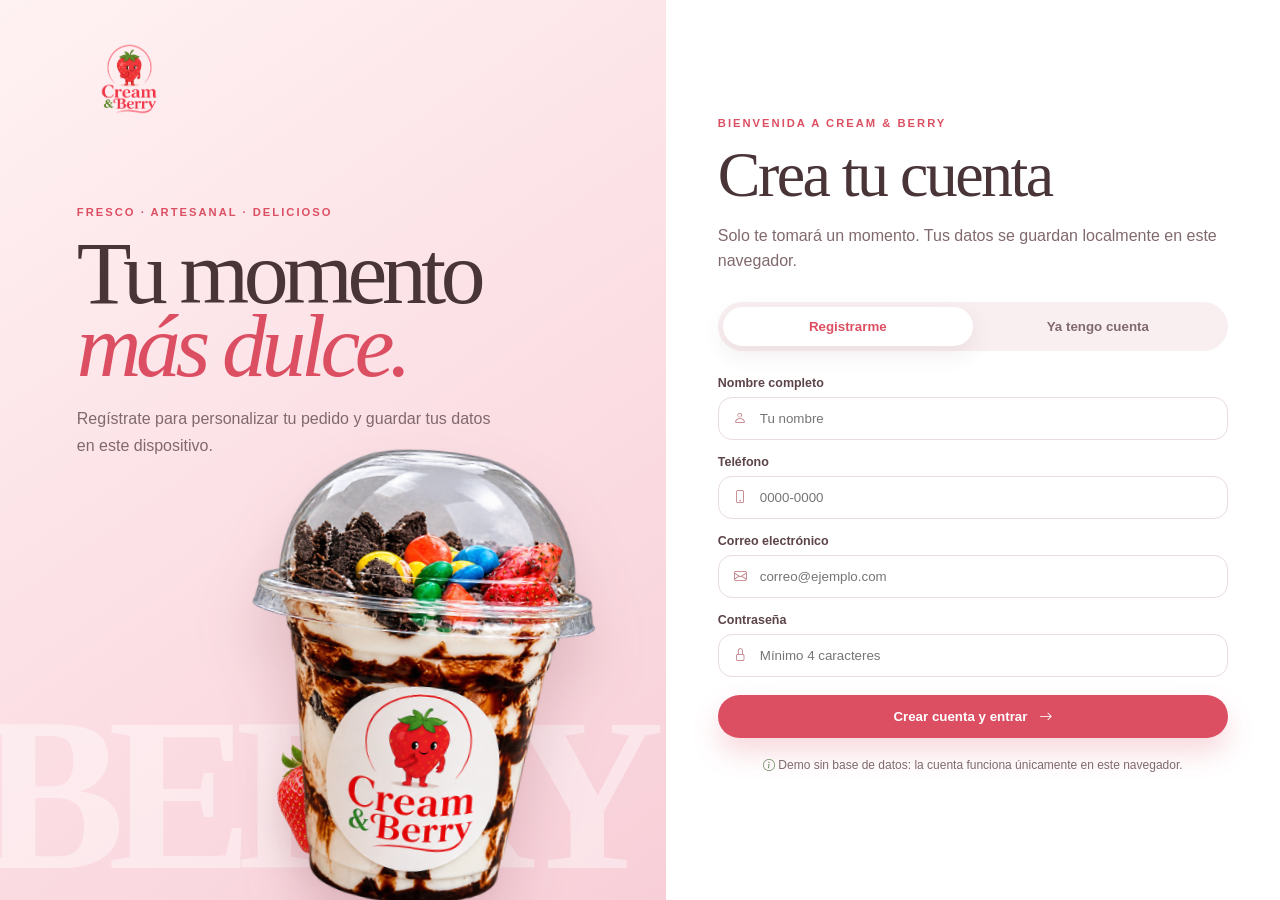
<file: index.html>
<!DOCTYPE html>
<html lang="es">

<head>

    <meta charset="UTF-8">

    <meta
        name="viewport"
        content="width=device-width, initial-scale=1.0"
    >

    <title>Inicio | Cream & Berry</title>

    <!-- BOOTSTRAP -->
    <link
        href="https://cdn.jsdelivr.net/npm/bootstrap@5.3.8/dist/css/bootstrap.min.css"
        rel="stylesheet"
    >

    <!-- BOOTSTRAP ICONS -->
    <link
        rel="stylesheet"
        href="https://cdn.jsdelivr.net/npm/bootstrap-icons@1.13.1/font/bootstrap-icons.min.css"
    >

    <!-- CSS -->
    <link
        rel="stylesheet"
        href="style.css?v=13"
    >

    <script>
        if (!sessionStorage.getItem("creamBerryCliente")) {
            window.location.replace("acceso.html");
        }
    </script>
</head>


<body class="page-index">


<!-- =====================================================
                        NAVBAR
===================================================== -->

<nav class="navbar navbar-expand-lg navbar-light fixed-top">

    <div class="container">

        <a
            class="navbar-brand"
            href="index.html"
        >

            <img
                src="img/logo-transparente.png"
                alt="Logo de Cream & Berry"
                class="logo"
            >

        </a>


        <button
            class="navbar-toggler"
            type="button"
            data-bs-toggle="collapse"
            data-bs-target="#navbarNav"
            aria-controls="navbarNav"
            aria-expanded="false"
            aria-label="Abrir menú"
        >

            <span class="navbar-toggler-icon"></span>

        </button>


        <div
            class="collapse navbar-collapse"
            id="navbarNav"
        >

            <ul class="navbar-nav mx-auto">

                <li class="nav-item">
                    <a class="nav-link active" href="index.html" aria-current="page">
                        Inicio
                    </a>
                </li>

                <li class="nav-item">
                    <a class="nav-link" href="productos.html">
                        Productos
                    </a>
                </li>

                <li class="nav-item">
                    <a class="nav-link" href="promociones.html">
                        Promociones
                    </a>
                </li>

                <li class="nav-item">
                    <a class="nav-link" href="nosotros.html">
                        Nosotros
                    </a>
                </li>

                <li class="nav-item">
                    <a class="nav-link" href="sucursales.html">
                        Sucursales
                    </a>
                </li>

            </ul>


            <!-- CARRITO -->

            <button
                class="btn cart-button"
                onclick="abrirCarrito()"
            >

                <i class="bi bi-cart3"></i>

                Carrito

                <span
                    id="contadorCarrito"
                    class="cart-counter"
                >
                    0
                </span>

            </button>

            <div class="customer-nav" data-customer-nav>
                <span class="customer-avatar" data-customer-initial>CB</span>
                <span class="customer-name" data-customer-name>Cliente</span>
                <button type="button" onclick="cerrarSesionCliente()" aria-label="Cerrar sesión"><i class="bi bi-box-arrow-right"></i></button>
            </div>

        </div>

    </div>

</nav>



<!-- =====================================================
                        HERO
===================================================== -->
<main class="site-main">
<!-- PROFESSIONAL ENHANCEMENT -->
<section id="inicio" class="editorial-home-hero hero-theme-classic" data-editorial-hero>
    <div class="hero-ambient-word" aria-hidden="true">BERRY</div>
    <span class="hero-pastel-dot hero-pastel-dot-one" aria-hidden="true"></span>
    <span class="hero-pastel-dot hero-pastel-dot-two" aria-hidden="true"></span>

    <div class="container editorial-hero-grid">
        <div class="editorial-hero-title">
            <span class="editorial-kicker">FRESAS CON CREMA ARTESANALES</span>
            <h1><span>ENDULZA</span><em>TU DÍA.</em></h1>
            <p>Fresas frescas, crema artesanal y tus toppings favoritos en una combinación hecha para disfrutar.</p>
        </div>

        <div class="editorial-product-stage" aria-live="polite">
            <span class="stage-caption">CREAM &amp; BERRY</span>
            <div class="editorial-product-slide is-active" data-hero-slide="0">
                <div class="product-photo-frame"><img src="img/clasica.png" alt="Presentación Clásica de Cream &amp; Berry"></div>
                <span class="product-size-badge">7 oz</span>
            </div>
            <div class="editorial-product-slide" data-hero-slide="1">
                <div class="product-photo-frame"><img src="img/especial.png" alt="Presentación Especial de Cream &amp; Berry"></div>
                <span class="product-size-badge">9 oz</span>
            </div>
            <div class="editorial-product-slide" data-hero-slide="2">
                <div class="product-photo-frame"><img src="img/premium.png" alt="Presentación Premium de Cream &amp; Berry"></div>
                <span class="product-size-badge">12 oz</span>
            </div>
        </div>

        <div class="editorial-product-info">
            <div class="editorial-slide-count"><span data-hero-current>01</span><small>/ 03</small></div>
            <span class="editorial-product-tag" data-hero-tag>LA FAVORITA</span>
            <h2 data-hero-name>Presentación Clásica</h2>
            <p data-hero-description>La combinación que siempre se antoja: fresas frescas con nuestra suave crema artesanal.</p>
            <div class="editorial-price"><strong data-hero-price>$1.25</strong><span data-hero-size>7 oz</span></div>
            <div class="editorial-product-actions">
                <button type="button" class="btn btn-primary-custom" data-hero-add>Personalizar <i class="bi bi-arrow-right"></i></button>
                <a href="producto-clasica.html" class="editorial-detail-link" data-hero-detail>Ver detalles <i class="bi bi-arrow-up-right"></i></a>
            </div>
        </div>
    </div>

    <div class="container editorial-hero-controls">
        <div class="editorial-product-tabs" role="tablist" aria-label="Cambiar presentación">
            <button type="button" class="is-active" role="tab" aria-selected="true" data-hero-index="0"><span>01</span> Clásica</button>
            <button type="button" role="tab" aria-selected="false" data-hero-index="1"><span>02</span> Especial</button>
            <button type="button" role="tab" aria-selected="false" data-hero-index="2"><span>03</span> Premium</button>
        </div>
        <div class="editorial-arrow-controls">
            <button type="button" data-hero-prev aria-label="Producto anterior"><i class="bi bi-arrow-left"></i></button>
            <button type="button" data-hero-next aria-label="Producto siguiente"><i class="bi bi-arrow-right"></i></button>
        </div>
    </div>

    <div class="editorial-ticker" aria-hidden="true"><div>FRESCO <span>✦</span> ARTESANAL <span>✦</span> DELICIOSO <span>✦</span> FRESCO <span>✦</span> ARTESANAL <span>✦</span> DELICIOSO <span>✦</span></div></div>
</section>

<section class="brand-proof">
  <div class="container">
    <div class="proof-grid">
      <article><span>01</span><strong>Fruta seleccionada</strong><p>Fresas frescas y cuidadosamente preparadas.</p></article>
      <article><span>02</span><strong>Crema artesanal</strong><p>Una receta propia, suave y hecha para complementar cada porción.</p></article>
      <article><span>03</span><strong>Precio accesible</strong><p>Presentaciones desde $1.25 para disfrutar sin gastar de más.</p></article>
    </div>
  </div>
</section>

<section class="editorial-section">
  <div class="container">
    <div class="editorial-grid">
      <div class="editorial-copy">
        <span class="eyebrow">HECHO PARA ANTOJARTE</span>
        <h2>Un momento dulce,<br><em>fresco y especial.</em></h2>
        <p>Combinamos fresas seleccionadas, crema dulce artesanal y toppings que convierten un postre clásico en una experiencia Cream & Berry.</p>
        <div class="editorial-actions">
          <a href="productos.html" class="btn btn-primary-custom">Explorar el menú <i class="bi bi-arrow-right"></i></a>
          <a href="nosotros.html" class="text-link">Conoce nuestra historia <i class="bi bi-arrow-up-right"></i></a>
        </div>
      </div>
      <div class="product-collage product-collage-v10">
        <span class="collage-orbit" aria-hidden="true"></span>
        <img class="collage-strawberries berries-top" src="img/fresas-reales-cutout.png" alt="">
        <img class="collage-strawberries berries-bottom" src="img/fresas-reales-cutout.png" alt="">
        <div class="collage-cup collage-cup-main"><img src="img/premium-cutout.png" alt="Presentación premium Cream &amp; Berry sin fondo"></div>
        <div class="collage-cup collage-cup-small"><img src="img/especial-cutout.png" alt="Presentación especial Cream &amp; Berry sin fondo"></div>
        <span class="collage-badge">Desde<br><strong>$1.25</strong></span>
      </div>
    </div>
  </div>
</section>

<section class="quick-links-section">
  <div class="container">
    <div class="section-heading-row">
      <div><span class="eyebrow">DESCUBRE CREAM & BERRY</span><h2>Todo lo que necesitas</h2></div>
      <p>Conoce nuestras presentaciones, promociones y puntos de venta.</p>
    </div>
    <div class="quick-links-grid quick-links-v10">
      <a href="productos.html" class="quick-card quick-products">
        <span class="quick-number">01</span><i class="bi bi-arrow-up-right quick-arrow"></i>
        <div class="quick-visual"><img src="img/clasica-cutout.png" alt="Presentación clásica"></div>
        <div class="quick-card-copy"><small>ELIGE TU FAVORITA</small><h3>Nuestro menú</h3><p>Tres tamaños y toppings incluidos para crearla a tu manera.</p><strong>Explorar productos <i class="bi bi-arrow-right"></i></strong></div>
      </a>
      <a href="promociones.html" class="quick-card quick-promos">
        <span class="quick-number">02</span><i class="bi bi-arrow-up-right quick-arrow"></i>
        <div class="quick-promo-seal"><b>%</b><span>ANTOJOS<br>ESPECIALES</span></div>
        <div class="quick-card-copy"><small>APROVECHA MÁS</small><h3>Promociones</h3><p>Combinaciones especiales para compartir o darte un gusto.</p><strong>Ver promociones <i class="bi bi-arrow-right"></i></strong></div>
      </a>
      <a href="sucursales.html" class="quick-card quick-locations">
        <span class="quick-number">03</span><i class="bi bi-arrow-up-right quick-arrow"></i>
        <div class="quick-map-art"><i class="bi bi-geo-alt-fill"></i><span></span><span></span></div>
        <div class="quick-card-copy"><small>SIEMPRE CERCA</small><h3>Encuéntranos</h3><p>Visítanos en Ilopango, Alta Vista y Soyapango.</p><strong>Ver ubicaciones <i class="bi bi-arrow-right"></i></strong></div>
      </a>
    </div>
  </div>
</section>

<section id="como-preparamos" class="process-section">
  <div class="container">
    <div class="section-heading-row reveal-on-scroll">
      <div><span class="eyebrow">DE NUESTRA MESA A TUS MANOS</span><h2>Así preparamos<br>tu pedido.</h2></div>
      <p>Cuidamos cada etapa para que recibas un postre fresco, bonito y preparado especialmente para ti.</p>
    </div>
    <div class="process-track">
      <article class="process-step reveal-on-scroll"><span class="step-number">01</span><div class="step-icon"><i class="bi bi-basket2"></i></div><h3>Seleccionamos</h3><p>Elegimos fresas frescas y las preparamos cuidadosamente.</p></article>
      <article class="process-step reveal-on-scroll"><span class="step-number">02</span><div class="step-icon"><i class="bi bi-droplet-half"></i></div><h3>Preparamos</h3><p>Añadimos nuestra crema dulce artesanal con la textura ideal.</p></article>
      <article class="process-step reveal-on-scroll"><span class="step-number">03</span><div class="step-icon"><i class="bi bi-stars"></i></div><h3>Personalizamos</h3><p>Completamos tu presentación con los toppings que elijas.</p></article>
      <article class="process-step reveal-on-scroll"><span class="step-number">04</span><div class="step-icon"><i class="bi bi-bag-heart"></i></div><h3>Entregamos</h3><p>Empacamos tu pedido para que lo disfrutes fresco y delicioso.</p></article>
    </div>
  </div>
</section>

<section id="opiniones" class="reviews-section reviews-v10">
  <div class="container">
    <div class="reviews-header reveal-on-scroll"><span class="eyebrow">OPINIONES DE CLIENTES</span><h2>Momentos que dejan<br><em>un buen sabor.</em></h2><p>Experiencias presentadas como demostración visual. Sustitúyanlas por opiniones verificadas a medida que las reciban.</p></div>
    <div class="reviews-grid">
      <article class="review-card review-featured reveal-on-scroll"><div class="review-card-top"><div class="review-stars" aria-label="5 estrellas">★★★★★</div><i class="bi bi-quote"></i></div><blockquote>“La crema tiene una textura bien suave y las fresas se sienten frescas. Pedí la especial y me encantó.”</blockquote><div class="review-author"><span>VM</span><div><strong>Valeria M.</strong><small>Soyapango · Comentario de demostración</small></div></div></article>
      <article class="review-card reveal-on-scroll"><div class="review-card-top"><div class="review-stars" aria-label="5 estrellas">★★★★★</div><i class="bi bi-quote"></i></div><blockquote>“La presentación llegó muy bonita y con bastante topping. Definitivamente volvería a pedir.”</blockquote><div class="review-author"><span>SR</span><div><strong>Sofía R.</strong><small>Alta Vista · Comentario de demostración</small></div></div></article>
      <article class="review-card reveal-on-scroll"><div class="review-card-top"><div class="review-stars" aria-label="5 estrellas">★★★★★</div><i class="bi bi-quote"></i></div><blockquote>“Me gustó que pude elegir mis toppings. La combinación de chocolate con fresas está buenísima.”</blockquote><div class="review-author"><span>AC</span><div><strong>Andrea C.</strong><small>Ilopango · Comentario de demostración</small></div></div></article>
      <article class="review-card reveal-on-scroll"><div class="review-card-top"><div class="review-stars" aria-label="5 estrellas">★★★★★</div><i class="bi bi-quote"></i></div><blockquote>“El tamaño premium sí llena bastante. Todo venía ordenado y la crema no estaba demasiado dulce.”</blockquote><div class="review-author"><span>DP</span><div><strong>Daniela P.</strong><small>Soyapango · Comentario de demostración</small></div></div></article>
      <article class="review-card reveal-on-scroll"><div class="review-card-top"><div class="review-stars" aria-label="4 estrellas">★★★★☆</div><i class="bi bi-quote"></i></div><blockquote>“Compré dos para compartir y llegaron a la hora indicada. Muy buena atención y sabor.”</blockquote><div class="review-author"><span>KA</span><div><strong>Kevin A.</strong><small>Alta Vista · Comentario de demostración</small></div></div></article>
      <article class="review-card reveal-on-scroll"><div class="review-card-top"><div class="review-stars" aria-label="5 estrellas">★★★★★</div><i class="bi bi-quote"></i></div><blockquote>“Las fresas estaban frescas y el vaso se veía igual de bonito que en las fotos.”</blockquote><div class="review-author"><span>CG</span><div><strong>Camila G.</strong><small>Ilopango · Comentario de demostración</small></div></div></article>
      <article class="review-card reveal-on-scroll"><div class="review-card-top"><div class="review-stars" aria-label="5 estrellas">★★★★★</div><i class="bi bi-quote"></i></div><blockquote>“Mi parte favorita fue la crema. Se siente casera y combina súper bien con las galletas.”</blockquote><div class="review-author"><span>FL</span><div><strong>Fernanda L.</strong><small>Soyapango · Comentario de demostración</small></div></div></article>
      <article class="review-card reveal-on-scroll"><div class="review-card-top"><div class="review-stars" aria-label="5 estrellas">★★★★★</div><i class="bi bi-quote"></i></div><blockquote>“Buen precio para la cantidad. La clásica es sencilla, pero queda perfecta para un antojo.”</blockquote><div class="review-author"><span>DM</span><div><strong>Diego M.</strong><small>Alta Vista · Comentario de demostración</small></div></div></article>
      <article class="review-card reveal-on-scroll"><div class="review-card-top"><div class="review-stars" aria-label="5 estrellas">★★★★★</div><i class="bi bi-quote"></i></div><blockquote>“Pedí para mi familia y a todos les gustó. Los vasos llegaron limpios y bien preparados.”</blockquote><div class="review-author"><span>MJ</span><div><strong>María J.</strong><small>Ilopango · Comentario de demostración</small></div></div></article>
    </div>
  </div>
</section>
</main>
<footer>

    <div class="container">

        <div class="row g-4">


            <div class="col-md-5">

                <a href="index.html" class="footer-brand-logo" aria-label="Ir al inicio de Cream & Berry"><img src="img/logo-transparente.png" alt="Cream & Berry"></a>

                <p>
                    La frescura que te endulza el día.
                </p>

            </div>


            <div class="col-md-3">

                <h5>
                    Enlaces
                </h5>

                <a href="index.html">
                    Inicio
                </a>

                <a href="productos.html">
                    Productos
                </a>

                <a href="promociones.html">
                    Promociones
                </a>

                <a href="nosotros.html">
                    Nosotros
                </a>

            </div>


            <div class="col-md-4">

                <h5>
                    Redes sociales
                </h5>


                <div class="social-buttons">

                    <a
                        href="https://www.instagram.com/cream__.berry/"
                        target="_blank"
                        rel="noopener noreferrer"
                        aria-label="Instagram de Cream & Berry"
                    >

                        <i class="bi bi-instagram"></i>

                    </a>


                    <a
                        href="https://www.tiktok.com/@cream_.berry"
                        target="_blank"
                        rel="noopener noreferrer"
                        aria-label="TikTok de Cream & Berry"
                    >

                        <i class="bi bi-tiktok"></i>

                    </a>

                </div>

            </div>

        </div>


        <hr>


        <p class="copyright">

            © 2026 Cream & Berry.
            Todos los derechos reservados.

        </p>

    </div>

</footer>



<!-- =====================================================
                LOGIN ADMINISTRADOR
===================================================== -->

<div
    class="modal fade admin-login-modal"
    id="adminLoginModal"
    tabindex="-1"
    aria-labelledby="adminLoginModalLabel"
    aria-hidden="true"
>

    <div class="modal-dialog modal-dialog-centered">

        <div class="modal-content">

            <div class="modal-header admin-login-header">

                <div class="w-100">

                    <div class="admin-login-icon">

                        <i class="bi bi-shield-lock"></i>

                    </div>


                    <h5 id="adminLoginModalLabel">
                        Acceso administrativo
                    </h5>


                    <p>
                        Panel privado de Cream & Berry
                    </p>

                </div>

            </div>


            <div class="modal-body admin-login-body">

                <div
                    id="loginError"
                    class="login-error"
                >

                    <i class="bi bi-exclamation-circle"></i>

                    Usuario o contraseña incorrectos.

                </div>


                <div class="admin-login-group">

                    <label
                        class="admin-login-label"
                        for="adminUsuario"
                    >
                        Usuario
                    </label>


                    <div class="admin-login-input">

                        <i class="bi bi-person input-icon"></i>


                        <input
                            type="text"
                            id="adminUsuario"
                            placeholder="Ingresa tu usuario"
                            autocomplete="username"
                        >

                    </div>

                </div>


                <div class="admin-login-group">

                    <label
                        class="admin-login-label"
                        for="adminPassword"
                    >
                        Contraseña
                    </label>


                    <div class="admin-login-input">

                        <i class="bi bi-lock input-icon"></i>


                        <input
                            type="password"
                            id="adminPassword"
                            placeholder="Ingresa tu contraseña"
                            autocomplete="current-password"
                        >


                        <button
                            type="button"
                            class="password-toggle"
                            onclick="mostrarPasswordAdmin()"
                            aria-label="Mostrar contraseña"
                        >

                            <i
                                id="passwordIcon"
                                class="bi bi-eye"
                            ></i>

                        </button>

                    </div>

                </div>


                <button
                    type="button"
                    class="admin-login-button"
                    onclick="iniciarSesionAdmin()"
                >

                    <i class="bi bi-box-arrow-in-right"></i>

                    Iniciar sesión

                </button>


                <button
                    type="button"
                    class="admin-login-cancel"
                    data-bs-dismiss="modal"
                    onclick="cerrarLoginAdmin()"
                >

                    Cancelar

                </button>

            </div>

        </div>

    </div>

</div>



<!-- =====================================================
                MODAL SELECCIONAR TOPPINGS
===================================================== -->

<div
    class="modal fade"
    id="toppingsModal"
    tabindex="-1"
    aria-labelledby="toppingsModalLabel"
    aria-hidden="true"
>

    <div class="modal-dialog modal-dialog-centered">

        <div class="modal-content">

            <div class="modal-header">

                <h5
                    class="modal-title"
                    id="toppingsModalLabel"
                >
                    🍓 Personaliza tu producto
                </h5>


                <button
                    type="button"
                    class="btn-close"
                    data-bs-dismiss="modal"
                    aria-label="Cerrar"
                ></button>

            </div>


            <div class="modal-body">

                <h5 id="productoToppingNombre">
                    Producto
                </h5>


                <p class="text-muted">
                    Selecciona los toppings que deseas:
                </p>


                <div class="topping-option">

                    <label>

                        <input
                            type="checkbox"
                            name="topping"
                            value="Maní"
                        >

                        <span>
                            Maní
                        </span>

                    </label>

                </div>


                <div class="topping-option">

                    <label>

                        <input
                            type="checkbox"
                            name="topping"
                            value="Oreo"
                        >

                        <span>
                            Oreo
                        </span>

                    </label>

                </div>


                <div class="topping-option">

                    <label>

                        <input
                            type="checkbox"
                            name="topping"
                            value="Chispas de chocolate"
                        >

                        <span>
                            Chispas de chocolate
                        </span>

                    </label>

                </div>


                <div class="topping-option">

                    <label>

                        <input
                            type="checkbox"
                            name="topping"
                            value="Leche condensada"
                        >

                        <span>
                            Leche condensada
                        </span>

                    </label>

                </div>


                <div class="topping-option">

                    <label>

                        <input
                            type="checkbox"
                            name="topping"
                            value="Sin topping"
                        >

                        <span>
                            Sin topping
                        </span>

                    </label>

                </div>


                <p class="topping-note">
                    Los toppings están incluidos en el precio.
                </p>

            </div>


            <div class="modal-footer">

                <button
                    type="button"
                    class="btn btn-secondary"
                    data-bs-dismiss="modal"
                >
                    Cancelar
                </button>


                <button
                    type="button"
                    class="btn btn-success-custom"
                    onclick="confirmarToppings()"
                >

                    <i class="bi bi-cart-plus"></i>

                    Agregar al carrito

                </button>

            </div>

        </div>

    </div>

</div>



<!-- =====================================================
                    MODAL CARRITO
===================================================== -->

<div
    class="modal fade"
    id="carritoModal"
    tabindex="-1"
    aria-hidden="true"
>

    <div class="modal-dialog modal-dialog-centered modal-lg">

        <div class="modal-content">


            <div class="modal-header">

                <h5 class="modal-title">
                    🛒 Mi carrito
                </h5>


                <button
                    type="button"
                    class="btn-close"
                    data-bs-dismiss="modal"
                    aria-label="Cerrar"
                ></button>

            </div>


            <div class="modal-body">

                <div id="carritoContenido"></div>

            </div>


            <div class="modal-footer carrito-footer">

                <div class="total-container">

                    <span>
                        Total
                    </span>

                    <strong id="totalCarrito">
                        $0.00
                    </strong>

                </div>


                <button
                    class="btn btn-danger-custom"
                    onclick="vaciarCarrito()"
                >

                    <i class="bi bi-trash"></i>

                    Vaciar

                </button>


                <button
                    class="btn btn-success-custom"
                    onclick="abrirFormularioCompra()"
                >

                    Continuar compra

                    <i class="bi bi-arrow-right"></i>

                </button>

            </div>

        </div>

    </div>

</div>



<!-- =====================================================
                FORMULARIO DE COMPRA
===================================================== -->

<div
    class="modal fade"
    id="compraModal"
    tabindex="-1"
    aria-hidden="true"
>

    <div class="modal-dialog modal-dialog-centered modal-lg">

        <div class="modal-content">


            <div class="modal-header">

                <h5 class="modal-title">
                    📝 Información de compra
                </h5>


                <button
                    type="button"
                    class="btn-close"
                    data-bs-dismiss="modal"
                    aria-label="Cerrar"
                ></button>

            </div>


            <div class="modal-body">

                <form id="formularioCompra">

                    <div class="row g-3">


                        <div class="col-md-6">

                            <label
                                class="form-label"
                                for="nombreCliente"
                            >
                                Nombre completo *
                            </label>


                            <input
                                type="text"
                                class="form-control"
                                id="nombreCliente"
                                placeholder="Ej. Juan Pérez"
                                required
                            >

                        </div>


                        <div class="col-md-6">

                            <label
                                class="form-label"
                                for="telefonoCliente"
                            >
                                Teléfono *
                            </label>


                            <input
                                type="tel"
                                class="form-control"
                                id="telefonoCliente"
                                placeholder="Ej. 7000-0000"
                                required
                            >

                        </div>


                        <div class="col-12">

                            <label
                                class="form-label"
                                for="correoCliente"
                            >
                                Correo electrónico
                            </label>


                            <input
                                type="email"
                                class="form-control"
                                id="correoCliente"
                                placeholder="ejemplo@gmail.com"
                            >

                        </div>


                        <div class="col-md-6">

                            <label
                                class="form-label"
                                for="sucursalCliente"
                            >
                                Sucursal *
                            </label>


                            <select
                                class="form-select"
                                id="sucursalCliente"
                                required
                            >

                                <option value="">
                                    Selecciona una sucursal
                                </option>

                                <option value="Ilopango">
                                    Ilopango
                                </option>

                                <option value="Alta Vista">
                                    Alta Vista
                                </option>

                                <option value="Soyapango">
                                    Soyapango
                                </option>

                            </select>

                        </div>


                        <div class="col-md-6">

                            <label
                                class="form-label"
                                for="fechaCliente"
                            >
                                Fecha de recogida *
                            </label>


                            <input
                                type="date"
                                class="form-control"
                                id="fechaCliente"
                                required
                            >

                        </div>


                        <div class="col-md-6">

                            <label
                                class="form-label"
                                for="horaCliente"
                            >
                                Hora de recogida *
                            </label>


                            <input
                                type="time"
                                class="form-control"
                                id="horaCliente"
                                required
                            >

                        </div>


                        <div class="col-md-6">

                            <label
                                class="form-label"
                                for="metodoPago"
                            >
                                Método de pago *
                            </label>


                            <select
                                class="form-select"
                                id="metodoPago"
                                required
                            >

                                <option value="">
                                    Selecciona un método
                                </option>

                                <option value="Efectivo">
                                    💵 Efectivo
                                </option>

                                <option value="Tarjeta">
                                    💳 Tarjeta
                                </option>

                                <option value="Transferencia">
                                    🏦 Transferencia
                                </option>

                            </select>

                        </div>


                        <div class="col-12">

                            <label
                                class="form-label"
                                for="comentariosCliente"
                            >
                                Comentarios del pedido
                            </label>


                            <textarea
                                class="form-control"
                                id="comentariosCliente"
                                rows="3"
                                placeholder="¿Alguna indicación especial?"
                            ></textarea>

                        </div>

                    </div>


                    <div class="order-summary">

                        <h4>
                            Resumen del pedido
                        </h4>


                        <div id="resumenCompra"></div>


                        <hr>


                        <div class="summary-total">

                            <span>
                                Total:
                            </span>


                            <strong id="totalFormulario">
                                $0.00
                            </strong>

                        </div>

                    </div>


                    <button
                        type="submit"
                        class="btn confirm-button"
                    >

                        <i class="bi bi-check-circle"></i>

                        Confirmar pedido

                    </button>

                </form>

            </div>

        </div>

    </div>

</div>



<!-- =====================================================
                    PEDIDO REALIZADO
===================================================== -->

<div
    class="modal fade"
    id="pedidoExitosoModal"
    tabindex="-1"
    aria-hidden="true"
>

    <div class="modal-dialog modal-dialog-centered">

        <div class="modal-content success-modal">

            <div class="modal-body text-center">

                <div class="success-icon">
                    ✓
                </div>


                <h2>
                    ¡Pedido realizado!
                </h2>


                <p>
                    Gracias por comprar en
                    <strong>Cream & Berry</strong> 🍓
                </p>


                <div class="order-number">

                    Número de pedido:

                    <strong id="numeroPedido">
                        CB-0001
                    </strong>

                </div>


                <p class="small text-muted">
                    Tu pedido ha sido registrado correctamente.
                </p>


                <button
                    class="btn btn-primary-custom"
                    data-bs-dismiss="modal"
                >

                    ¡Perfecto!

                </button>

            </div>

        </div>

    </div>

</div>



<!-- =====================================================
                        SCRIPTS
===================================================== -->

<script
    src="https://cdn.jsdelivr.net/npm/bootstrap@5.3.8/dist/js/bootstrap.bundle.min.js"
></script>


<script src="java.js"></script>


</body>

</html>
</file>
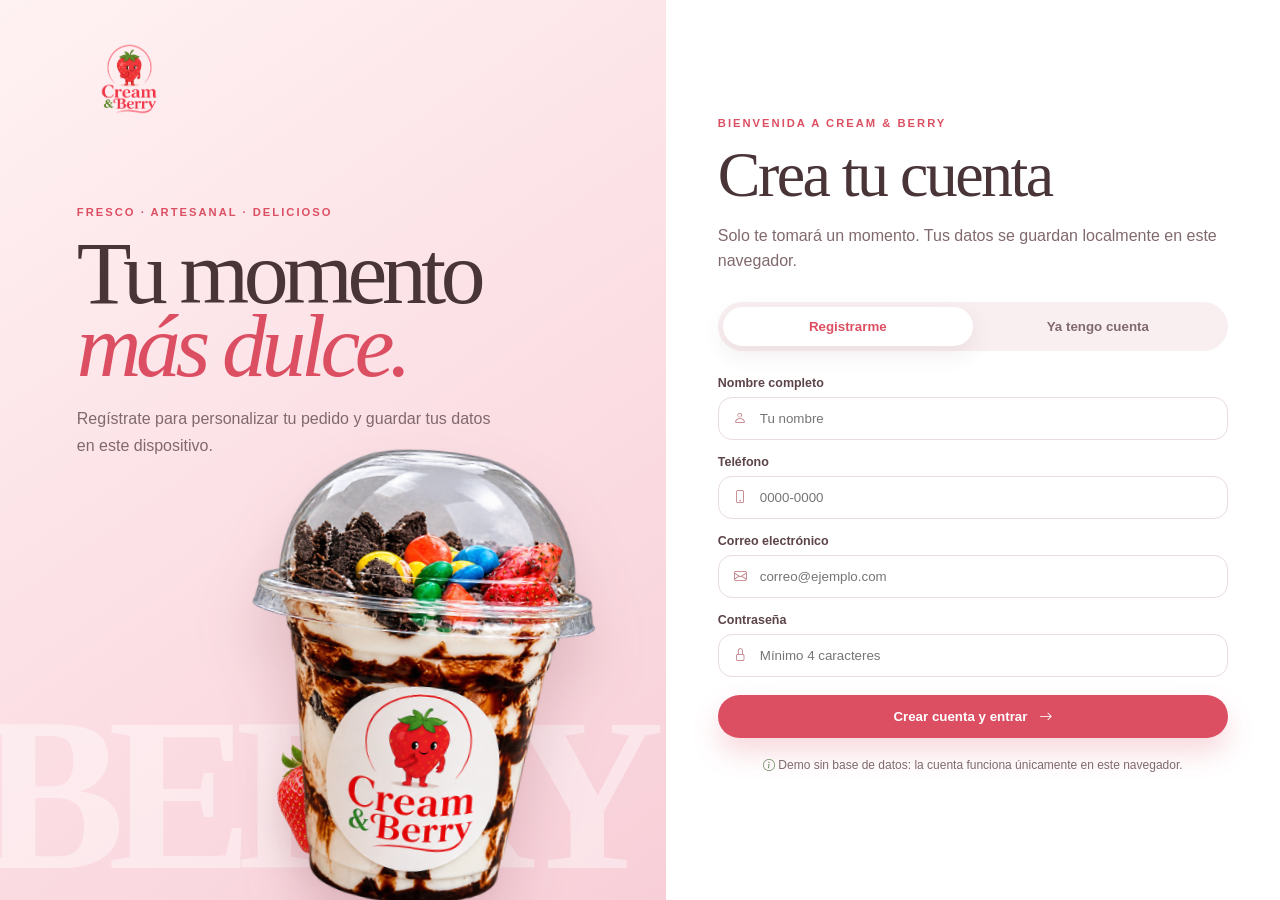
<file: acceso.html>
<!DOCTYPE html>
<html lang="es">
<head>
    <meta charset="UTF-8">
    <meta name="viewport" content="width=device-width, initial-scale=1.0">
    <title>Bienvenida | Cream &amp; Berry</title>
    <link href="https://cdn.jsdelivr.net/npm/bootstrap-icons@1.13.1/font/bootstrap-icons.min.css" rel="stylesheet">
    <link rel="stylesheet" href="acceso.css">
</head>
<body>
    <main class="access-shell">
        <section class="access-brand-panel">
            <img src="img/logo-transparente.png" alt="Cream &amp; Berry" class="access-logo">
            <div class="access-brand-copy"><span>FRESCO · ARTESANAL · DELICIOSO</span><h1>Tu momento<br><em>más dulce.</em></h1><p>Regístrate para personalizar tu pedido y guardar tus datos en este dispositivo.</p></div>
            <img src="img/clasica-cutout.png" alt="Fresas con crema Cream &amp; Berry" class="access-product">
            <img src="img/fresas-reales-cutout.png" alt="" class="access-berries">
        </section>
        <section class="access-form-panel">
            <div class="access-card">
                <span class="access-kicker">BIENVENIDA A CREAM &amp; BERRY</span>
                <h2 id="accessTitle">Crea tu cuenta</h2>
                <p id="accessDescription">Solo te tomará un momento. Tus datos se guardan localmente en este navegador.</p>
                <div class="access-tabs" role="tablist">
                    <button class="is-active" type="button" data-access-tab="register">Registrarme</button>
                    <button type="button" data-access-tab="login">Ya tengo cuenta</button>
                </div>
                <form id="registerForm" class="access-form">
                    <label>Nombre completo<div><i class="bi bi-person"></i><input id="registerName" type="text" autocomplete="name" required placeholder="Tu nombre"></div></label>
                    <label>Teléfono<div><i class="bi bi-phone"></i><input id="registerPhone" type="tel" autocomplete="tel" required placeholder="0000-0000"></div></label>
                    <label>Correo electrónico<div><i class="bi bi-envelope"></i><input id="registerEmail" type="email" autocomplete="email" required placeholder="correo@ejemplo.com"></div></label>
                    <label>Contraseña<div><i class="bi bi-lock"></i><input id="registerPassword" type="password" minlength="4" autocomplete="new-password" required placeholder="Mínimo 4 caracteres"></div></label>
                    <p class="access-error" id="registerError"></p>
                    <button class="access-submit" type="submit">Crear cuenta y entrar <i class="bi bi-arrow-right"></i></button>
                </form>
                <form id="customerLoginForm" class="access-form" hidden>
                    <label>Correo electrónico<div><i class="bi bi-envelope"></i><input id="customerEmail" type="email" autocomplete="email" required placeholder="correo@ejemplo.com"></div></label>
                    <label>Contraseña<div><i class="bi bi-lock"></i><input id="customerPassword" type="password" autocomplete="current-password" required placeholder="Tu contraseña"></div></label>
                    <p class="access-error" id="loginCustomerError"></p>
                    <button class="access-submit" type="submit">Entrar a la tienda <i class="bi bi-arrow-right"></i></button>
                </form>
                <p class="local-note"><i class="bi bi-info-circle"></i> Demo sin base de datos: la cuenta funciona únicamente en este navegador.</p>
            </div>
        </section>
    </main>
    <script src="acceso.js"></script>
</body>
</html>
</file>
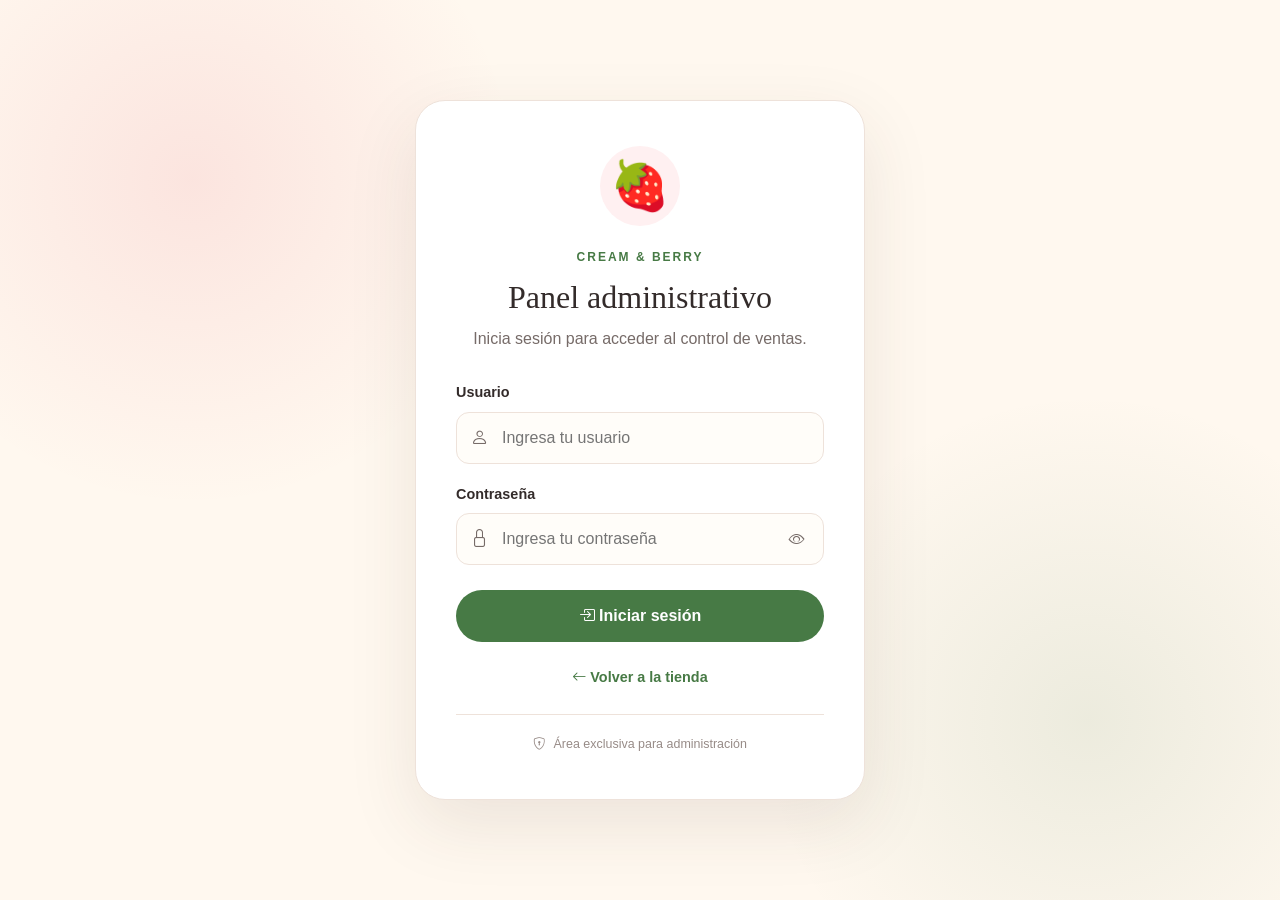
<file: admin.html>
<!DOCTYPE html>
<html lang="es">
<head>
    <meta charset="UTF-8">
    <meta name="viewport" content="width=device-width, initial-scale=1.0">
    <title>Admin | Cream & Berry</title>

    <link href="https://cdn.jsdelivr.net/npm/bootstrap@5.3.8/dist/css/bootstrap.min.css" rel="stylesheet">
    <link rel="stylesheet" href="admin.css">
    <script>if(sessionStorage.getItem("creamBerryAdmin")!=="true")window.location.replace("login.html");</script>
</head>

<body>

<nav class="admin-nav">
    <div class="container nav-inner">
        <a href="index.html" class="brand"><span class="brand-berry">🍓</span><span>Cream <b>&amp;</b> Berry</span></a>
        <div class="admin-nav-actions"><a href="index.html" class="back-link">← Volver a la tienda</a><button type="button" class="logout-admin" onclick="cerrarSesionAdminPanel()">Cerrar sesión</button></div>
    </div>
</nav>

<main class="container dashboard">

    <div class="dashboard-heading">
        <div>
            <span class="eyebrow">PANEL DE ADMINISTRACIÓN</span>
            <h1>Control de ventas </h1>
            <p>Consulta pedidos, ingresos y productos vendidos desde un solo lugar.</p>
        </div>

        <button class="refresh-btn" onclick="renderDashboard()">↻ Actualizar</button>
    </div>

    <!-- KPIs -->
    <section class="stats-grid">
        <article class="stat-card">
            <div class="stat-icon">💰</div>
            <div>
                <span>Ventas totales</span>
                <strong id="ventasTotales">$0.00</strong>
            </div>
        </article>

        <article class="stat-card">
            <div class="stat-icon">🛒</div>
            <div>
                <span>Pedidos</span>
                <strong id="cantidadPedidos">0</strong>
            </div>
        </article>

        <article class="stat-card">
            <div class="stat-icon">🍓</div>
            <div>
                <span>Productos vendidos</span>
                <strong id="productosVendidos">0</strong>
            </div>
        </article>

        <article class="stat-card">
            <div class="stat-icon">📦</div>
            <div>
                <span>Ticket promedio</span>
                <strong id="ticketPromedio">$0.00</strong>
            </div>
        </article>
    </section>

    <section class="dashboard-grid">

        <!-- Productos -->
        <article class="panel">
            <div class="panel-header">
                <div>
                    <span class="eyebrow">RENDIMIENTO</span>
                    <h2>Productos más vendidos</h2>
                </div>
            </div>

            <div id="productosChart" class="products-chart"></div>
        </article>

        <!-- Métodos de pago -->
        <article class="panel">
            <div class="panel-header">
                <div>
                    <span class="eyebrow">PAGOS</span>
                    <h2>Métodos utilizados</h2>
                </div>
            </div>

            <div id="pagosChart" class="payments-chart"></div>
        </article>

    </section>

    <!-- Rentabilidad -->
    <section class="panel profit-panel">
        <div class="panel-header">
            <div>
                <span class="eyebrow">FINANZAS</span>
                <h2>Estimación de costos y ganancias</h2>
                <p>Configura el costo real por unidad según los datos de su proyecto.</p>
            </div>
        </div>

        <div id="costInputs" class="cost-grid"></div>

        <div class="finance-summary">
            <div>
                <span>Ingresos</span>
                <strong id="financeRevenue">$0.00</strong>
            </div>

            <div>
                <span>Costos</span>
                <strong id="financeCosts">$0.00</strong>
            </div>

            <div class="profit-result">
                <span>Ganancia estimada</span>
                <strong id="financeProfit">$0.00</strong>
            </div>
        </div>

        <small class="finance-note">
            La ganancia se calcula como ingresos − costos. Los costos unitarios deben ser ingresados por ustedes con base en sus datos reales.
        </small>
    </section>

    <!-- Pedidos -->
    <section class="panel orders-panel">
        <div class="panel-header orders-header">
            <div>
                <span class="eyebrow">HISTORIAL</span>
                <h2>Pedidos recientes</h2>
            </div>

            <button class="danger-btn" onclick="borrarPedidos()">Borrar pedidos</button>
        </div>

        <div class="table-responsive">
            <table class="orders-table">
                <thead>
                    <tr>
                        <th>Pedido</th>
                        <th>Cliente</th>
                        <th>Sucursal</th>
                        <th>Productos</th>
                        <th>Pago</th>
                        <th>Total</th>
                    </tr>
                </thead>
                <tbody id="ordersTableBody"></tbody>
            </table>
        </div>

        <div id="emptyOrders" class="empty-state">
            <div>🛒</div>
            <h3>Aún no hay pedidos</h3>
            <p>Realiza una compra desde la tienda para que aparezca aquí.</p>
            <a href="index.html" class="primary-btn">Ir a la tienda</a>
        </div>
    </section>

</main>

<footer class="admin-footer">
    <p>© 2026 Cream & Berry ·</p>
</footer>

<script src="admin.js"></script>
</body>
</html>
</file>
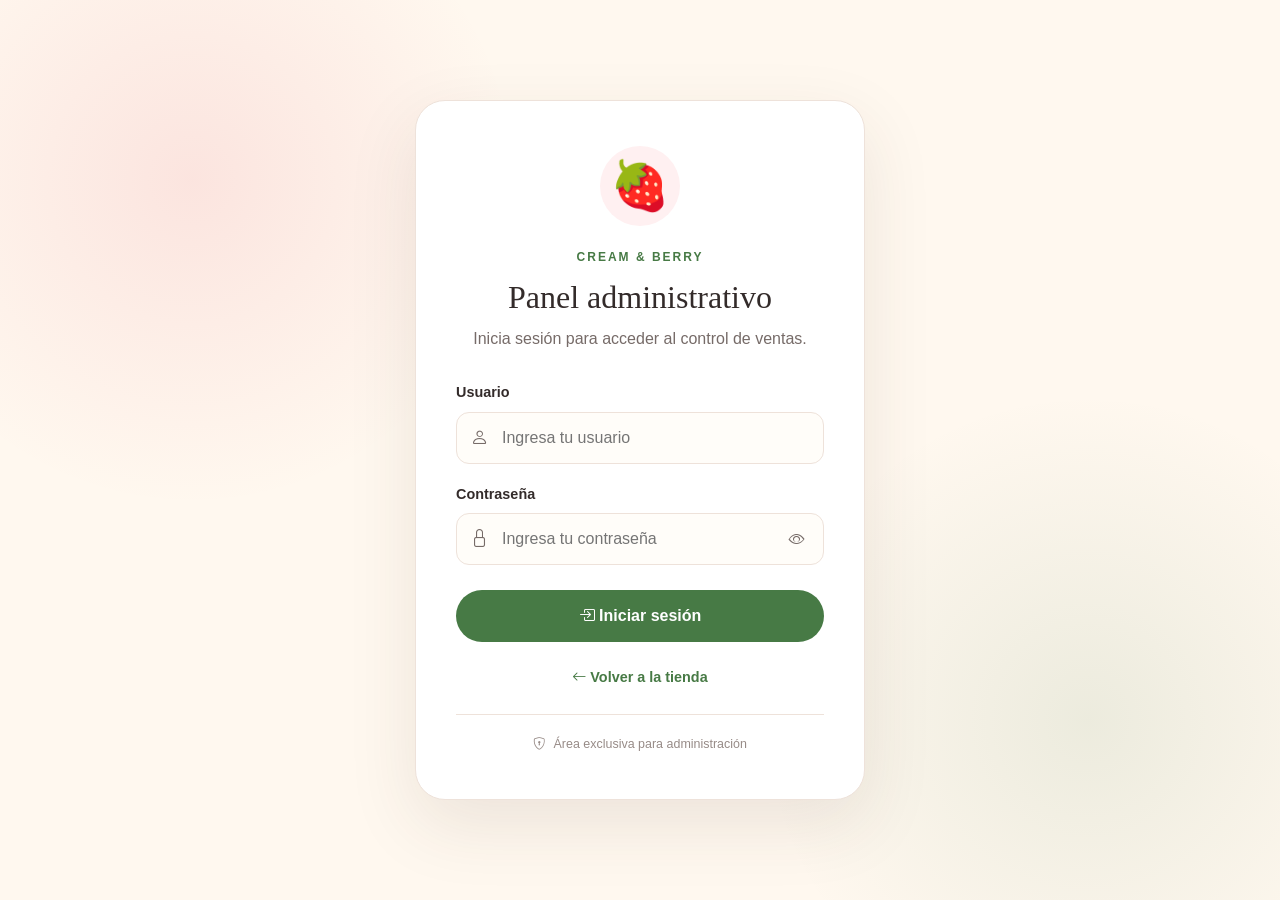
<file: login.html>
<!DOCTYPE html>
<html lang="es">

<head>

    <meta charset="UTF-8">

    <meta
        name="viewport"
        content="width=device-width, initial-scale=1.0"
    >

    <title>Acceso administrativo | Cream & Berry</title>

    <link
        href="https://cdn.jsdelivr.net/npm/bootstrap@5.3.8/dist/css/bootstrap.min.css"
        rel="stylesheet"
    >

    <link
        rel="stylesheet"
        href="https://cdn.jsdelivr.net/npm/bootstrap-icons@1.13.1/font/bootstrap-icons.min.css"
    >

    <link rel="stylesheet" href="login.css">

</head>


<body>

    <main class="login-page">

        <div class="login-card">

            <div class="login-logo">
                🍓
            </div>

            <span class="login-eyebrow">
                CREAM & BERRY
            </span>

            <h1>
                Panel administrativo
            </h1>

            <p class="login-description">
                Inicia sesión para acceder al control de ventas.
            </p>


            <form id="loginForm">

                <div class="form-group">

                    <label for="usuario">
                        Usuario
                    </label>

                    <div class="input-wrapper">

                        <i class="bi bi-person"></i>

                        <input
                            type="text"
                            id="usuario"
                            placeholder="Ingresa tu usuario"
                            autocomplete="username"
                            required
                        >

                    </div>

                </div>


                <div class="form-group">

                    <label for="password">
                        Contraseña
                    </label>

                    <div class="input-wrapper">

                        <i class="bi bi-lock"></i>

                        <input
                            type="password"
                            id="password"
                            placeholder="Ingresa tu contraseña"
                            autocomplete="current-password"
                            required
                        >

                        <button
                            type="button"
                            class="show-password"
                            id="mostrarPassword"
                            aria-label="Mostrar contraseña"
                        >
                            <i class="bi bi-eye"></i>
                        </button>

                    </div>

                </div>


                <div
                    id="loginError"
                    class="login-error"
                >
                    Usuario o contraseña incorrectos.
                </div>


                <button
                    type="submit"
                    class="login-button"
                >

                    <i class="bi bi-box-arrow-in-right"></i>

                    Iniciar sesión

                </button>

            </form>


            <a
                href="index.html"
                class="back-store"
            >

                <i class="bi bi-arrow-left"></i>

                Volver a la tienda

            </a>


            <div class="security-note">

                <i class="bi bi-shield-lock"></i>

                Área exclusiva para administración

            </div>

        </div>

    </main>


    <script src="login.js"></script>

</body>

</html>
</file>
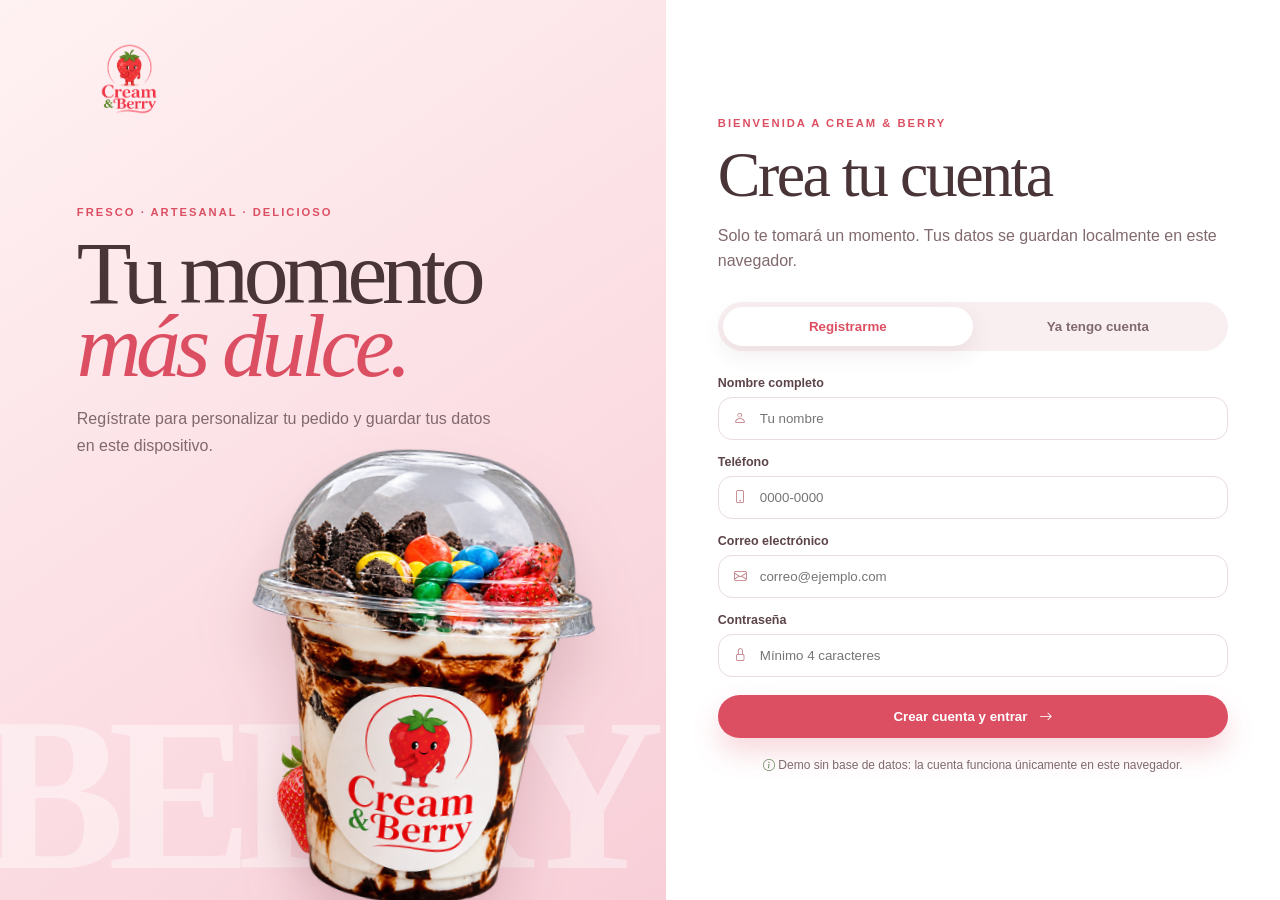
<file: nosotros.html>
<!DOCTYPE html>
<html lang="es">

<head>

    <meta charset="UTF-8">

    <meta
        name="viewport"
        content="width=device-width, initial-scale=1.0"
    >

    <title>Nosotros | Cream & Berry</title>

    <!-- BOOTSTRAP -->
    <link
        href="https://cdn.jsdelivr.net/npm/bootstrap@5.3.8/dist/css/bootstrap.min.css"
        rel="stylesheet"
    >

    <!-- BOOTSTRAP ICONS -->
    <link
        rel="stylesheet"
        href="https://cdn.jsdelivr.net/npm/bootstrap-icons@1.13.1/font/bootstrap-icons.min.css"
    >

    <!-- CSS -->
    <link
        rel="stylesheet"
        href="style.css?v=12"
    >

    <script>
        if (!sessionStorage.getItem("creamBerryCliente")) {
            window.location.replace("acceso.html");
        }
    </script>
</head>


<body class="page-nosotros">


<!-- =====================================================
                        NAVBAR
===================================================== -->

<nav class="navbar navbar-expand-lg navbar-light fixed-top">

    <div class="container">

        <a
            class="navbar-brand"
            href="index.html"
        >

            <img
                src="img/logo-transparente.png"
                alt="Logo de Cream & Berry"
                class="logo"
            >

        </a>


        <button
            class="navbar-toggler"
            type="button"
            data-bs-toggle="collapse"
            data-bs-target="#navbarNav"
            aria-controls="navbarNav"
            aria-expanded="false"
            aria-label="Abrir menú"
        >

            <span class="navbar-toggler-icon"></span>

        </button>


        <div
            class="collapse navbar-collapse"
            id="navbarNav"
        >

            <ul class="navbar-nav mx-auto">

                <li class="nav-item">
                    <a class="nav-link" href="index.html">
                        Inicio
                    </a>
                </li>

                <li class="nav-item">
                    <a class="nav-link" href="productos.html">
                        Productos
                    </a>
                </li>

                <li class="nav-item">
                    <a class="nav-link" href="promociones.html">
                        Promociones
                    </a>
                </li>

                <li class="nav-item">
                    <a class="nav-link active" href="nosotros.html" aria-current="page">
                        Nosotros
                    </a>
                </li>

                <li class="nav-item">
                    <a class="nav-link" href="sucursales.html">
                        Sucursales
                    </a>
                </li>

            </ul>


            <!-- CARRITO -->

            <button
                class="btn cart-button"
                onclick="abrirCarrito()"
            >

                <i class="bi bi-cart3"></i>

                Carrito

                <span
                    id="contadorCarrito"
                    class="cart-counter"
                >
                    0
                </span>

            </button>

            <div class="customer-nav" data-customer-nav>
                <span class="customer-avatar" data-customer-initial>CB</span>
                <span class="customer-name" data-customer-name>Cliente</span>
                <button type="button" onclick="cerrarSesionCliente()" aria-label="Cerrar sesión"><i class="bi bi-box-arrow-right"></i></button>
            </div>

        </div>

    </div>

</nav>



<!-- =====================================================
                        HERO
===================================================== -->
<main class="site-main">
<!-- PROFESSIONAL ENHANCEMENT -->
<section class="page-hero page-hero-about"><div class="container page-hero-centered"><span class="eyebrow">NUESTRA ESENCIA</span><h1>Siete jóvenes.<br><em>Una visión compartida.</em></h1><p>Nacimos en 2026 para transformar un postre tradicional en una experiencia fresca, accesible y con identidad propia.</p></div></section>
<section class="values-section"><div class="container"><div class="section-heading-row"><div><span class="eyebrow">LO QUE NOS MUEVE</span><h2>Nuestros valores</h2></div><p>Cada vaso refleja la forma en que entendemos nuestro emprendimiento.</p></div><div class="values-grid"><article><i class="bi bi-droplet"></i><h3>Frescura</h3><p>Seleccionamos y preservamos cuidadosamente nuestros ingredientes.</p></article><article><i class="bi bi-shield-check"></i><h3>Higiene</h3><p>Aplicamos procesos responsables de preparación y manipulación.</p></article><article><i class="bi bi-lightbulb"></i><h3>Innovación</h3><p>Renovamos la presentación de un postre que todos conocen.</p></article><article><i class="bi bi-people"></i><h3>Accesibilidad</h3><p>Calidad y buen sabor a precios pensados para nuestra comunidad.</p></article></div></div></section>
<section class="team-section"><div class="container"><div class="team-intro"><span class="eyebrow">EL EQUIPO</span><h2>Personas detrás<br>de cada detalle.</h2><p>Siete áreas coordinadas para asegurar calidad, organización y una atención cercana.</p></div><div class="team-list"><article><span>KT</span><div><strong>Krissia Torres</strong><small>Dirección ejecutiva</small></div></article><article><span>TP</span><div><strong>Tatiana Paniagua</strong><small>Finanzas y administración</small></div></article><article><span>MC</span><div><strong>Mauricio Caminos</strong><small>Producción y calidad</small></div></article><article><span>CE</span><div><strong>Claudia Escobar</strong><small>Higiene y preservación</small></div></article><article><span>HD</span><div><strong>Hazael Díaz</strong><small>Ventas y relaciones comerciales</small></div></article><article><span>FC</span><div><strong>Fabiola Castillo</strong><small>Diseño, publicidad y marketing</small></div></article><article><span>AM</span><div><strong>Angie Menjívar</strong><small>Logística y despacho</small></div></article></div></div></section>
<section
    id="nosotros"
    class="section about-section"
>

    <div class="container">

        <div class="row align-items-center g-5">

            <div class="col-lg-6">

                <div class="about-box">

                    <img
                        src="img/logo-transparente.png"
                        alt="Logo de Cream & Berry"
                        class="about-logo"
                    >

                </div>

            </div>


            <div class="col-lg-6">

                <span class="section-label">
                    SOBRE NOSOTROS
                </span>


                <h2>
                    Una idea joven con
                    mucho sabor.
                </h2>


                <p>
                    Cream & Berry surgió a inicios de 2026
                    como una iniciativa de siete jóvenes empresarios
                    que buscaban transformar el mercado de las
                    fresas con crema.
                </p>


                <p>
                    Nuestra propuesta combina frescura natural,
                    una presentación atractiva, innovación y precios
                    accesibles para nuestros clientes.
                </p>


                <div class="mission-box">

                    <h4>

                        <i class="bi bi-bullseye"></i>

                        Nuestra misión

                    </h4>


                    <p>
                        Llevar alegría al día a día de nuestra
                        comunidad a través de las mejores fresas
                        con crema artesanales.
                    </p>

                </div>


                <div class="mission-box">

                    <h4>

                        <i class="bi bi-eye"></i>

                        Nuestra visión

                    </h4>


                    <p>
                        Ser la empresa líder en fresas con crema
                        en la zona metropolitana de San Salvador.
                    </p>

                </div>

            </div>

        </div>

    </div>

</section>
</main>
<footer>

    <div class="container">

        <div class="row g-4">


            <div class="col-md-5">

                <a href="index.html" class="footer-brand-logo" aria-label="Ir al inicio de Cream & Berry"><img src="img/logo-transparente.png" alt="Cream & Berry"></a>

                <p>
                    La frescura que te endulza el día.
                </p>

            </div>


            <div class="col-md-3">

                <h5>
                    Enlaces
                </h5>

                <a href="index.html">
                    Inicio
                </a>

                <a href="productos.html">
                    Productos
                </a>

                <a href="promociones.html">
                    Promociones
                </a>

                <a href="nosotros.html">
                    Nosotros
                </a>

            </div>


            <div class="col-md-4">

                <h5>
                    Redes sociales
                </h5>


                <div class="social-buttons">

                    <a
                        href="https://www.instagram.com/cream__.berry/"
                        target="_blank"
                        rel="noopener noreferrer"
                        aria-label="Instagram de Cream & Berry"
                    >

                        <i class="bi bi-instagram"></i>

                    </a>


                    <a
                        href="https://www.tiktok.com/@cream_.berry"
                        target="_blank"
                        rel="noopener noreferrer"
                        aria-label="TikTok de Cream & Berry"
                    >

                        <i class="bi bi-tiktok"></i>

                    </a>

                </div>

            </div>

        </div>


        <hr>


        <p class="copyright">

            © 2026 Cream & Berry.
            Todos los derechos reservados.

        </p>

    </div>

</footer>



<!-- =====================================================
                LOGIN ADMINISTRADOR
===================================================== -->

<div
    class="modal fade admin-login-modal"
    id="adminLoginModal"
    tabindex="-1"
    aria-labelledby="adminLoginModalLabel"
    aria-hidden="true"
>

    <div class="modal-dialog modal-dialog-centered">

        <div class="modal-content">

            <div class="modal-header admin-login-header">

                <div class="w-100">

                    <div class="admin-login-icon">

                        <i class="bi bi-shield-lock"></i>

                    </div>


                    <h5 id="adminLoginModalLabel">
                        Acceso administrativo
                    </h5>


                    <p>
                        Panel privado de Cream & Berry
                    </p>

                </div>

            </div>


            <div class="modal-body admin-login-body">

                <div
                    id="loginError"
                    class="login-error"
                >

                    <i class="bi bi-exclamation-circle"></i>

                    Usuario o contraseña incorrectos.

                </div>


                <div class="admin-login-group">

                    <label
                        class="admin-login-label"
                        for="adminUsuario"
                    >
                        Usuario
                    </label>


                    <div class="admin-login-input">

                        <i class="bi bi-person input-icon"></i>


                        <input
                            type="text"
                            id="adminUsuario"
                            placeholder="Ingresa tu usuario"
                            autocomplete="username"
                        >

                    </div>

                </div>


                <div class="admin-login-group">

                    <label
                        class="admin-login-label"
                        for="adminPassword"
                    >
                        Contraseña
                    </label>


                    <div class="admin-login-input">

                        <i class="bi bi-lock input-icon"></i>


                        <input
                            type="password"
                            id="adminPassword"
                            placeholder="Ingresa tu contraseña"
                            autocomplete="current-password"
                        >


                        <button
                            type="button"
                            class="password-toggle"
                            onclick="mostrarPasswordAdmin()"
                            aria-label="Mostrar contraseña"
                        >

                            <i
                                id="passwordIcon"
                                class="bi bi-eye"
                            ></i>

                        </button>

                    </div>

                </div>


                <button
                    type="button"
                    class="admin-login-button"
                    onclick="iniciarSesionAdmin()"
                >

                    <i class="bi bi-box-arrow-in-right"></i>

                    Iniciar sesión

                </button>


                <button
                    type="button"
                    class="admin-login-cancel"
                    data-bs-dismiss="modal"
                    onclick="cerrarLoginAdmin()"
                >

                    Cancelar

                </button>

            </div>

        </div>

    </div>

</div>



<!-- =====================================================
                MODAL SELECCIONAR TOPPINGS
===================================================== -->

<div
    class="modal fade"
    id="toppingsModal"
    tabindex="-1"
    aria-labelledby="toppingsModalLabel"
    aria-hidden="true"
>

    <div class="modal-dialog modal-dialog-centered">

        <div class="modal-content">

            <div class="modal-header">

                <h5
                    class="modal-title"
                    id="toppingsModalLabel"
                >
                    🍓 Personaliza tu producto
                </h5>


                <button
                    type="button"
                    class="btn-close"
                    data-bs-dismiss="modal"
                    aria-label="Cerrar"
                ></button>

            </div>


            <div class="modal-body">

                <h5 id="productoToppingNombre">
                    Producto
                </h5>


                <p class="text-muted">
                    Selecciona los toppings que deseas:
                </p>


                <div class="topping-option">

                    <label>

                        <input
                            type="checkbox"
                            name="topping"
                            value="Maní"
                        >

                        <span>
                            Maní
                        </span>

                    </label>

                </div>


                <div class="topping-option">

                    <label>

                        <input
                            type="checkbox"
                            name="topping"
                            value="Oreo"
                        >

                        <span>
                            Oreo
                        </span>

                    </label>

                </div>


                <div class="topping-option">

                    <label>

                        <input
                            type="checkbox"
                            name="topping"
                            value="Chispas de chocolate"
                        >

                        <span>
                            Chispas de chocolate
                        </span>

                    </label>

                </div>


                <div class="topping-option">

                    <label>

                        <input
                            type="checkbox"
                            name="topping"
                            value="Leche condensada"
                        >

                        <span>
                            Leche condensada
                        </span>

                    </label>

                </div>


                <div class="topping-option">

                    <label>

                        <input
                            type="checkbox"
                            name="topping"
                            value="Sin topping"
                        >

                        <span>
                            Sin topping
                        </span>

                    </label>

                </div>


                <p class="topping-note">
                    Los toppings están incluidos en el precio.
                </p>

            </div>


            <div class="modal-footer">

                <button
                    type="button"
                    class="btn btn-secondary"
                    data-bs-dismiss="modal"
                >
                    Cancelar
                </button>


                <button
                    type="button"
                    class="btn btn-success-custom"
                    onclick="confirmarToppings()"
                >

                    <i class="bi bi-cart-plus"></i>

                    Agregar al carrito

                </button>

            </div>

        </div>

    </div>

</div>



<!-- =====================================================
                    MODAL CARRITO
===================================================== -->

<div
    class="modal fade"
    id="carritoModal"
    tabindex="-1"
    aria-hidden="true"
>

    <div class="modal-dialog modal-dialog-centered modal-lg">

        <div class="modal-content">


            <div class="modal-header">

                <h5 class="modal-title">
                    🛒 Mi carrito
                </h5>


                <button
                    type="button"
                    class="btn-close"
                    data-bs-dismiss="modal"
                    aria-label="Cerrar"
                ></button>

            </div>


            <div class="modal-body">

                <div id="carritoContenido"></div>

            </div>


            <div class="modal-footer carrito-footer">

                <div class="total-container">

                    <span>
                        Total
                    </span>

                    <strong id="totalCarrito">
                        $0.00
                    </strong>

                </div>


                <button
                    class="btn btn-danger-custom"
                    onclick="vaciarCarrito()"
                >

                    <i class="bi bi-trash"></i>

                    Vaciar

                </button>


                <button
                    class="btn btn-success-custom"
                    onclick="abrirFormularioCompra()"
                >

                    Continuar compra

                    <i class="bi bi-arrow-right"></i>

                </button>

            </div>

        </div>

    </div>

</div>



<!-- =====================================================
                FORMULARIO DE COMPRA
===================================================== -->

<div
    class="modal fade"
    id="compraModal"
    tabindex="-1"
    aria-hidden="true"
>

    <div class="modal-dialog modal-dialog-centered modal-lg">

        <div class="modal-content">


            <div class="modal-header">

                <h5 class="modal-title">
                    📝 Información de compra
                </h5>


                <button
                    type="button"
                    class="btn-close"
                    data-bs-dismiss="modal"
                    aria-label="Cerrar"
                ></button>

            </div>


            <div class="modal-body">

                <form id="formularioCompra">

                    <div class="row g-3">


                        <div class="col-md-6">

                            <label
                                class="form-label"
                                for="nombreCliente"
                            >
                                Nombre completo *
                            </label>


                            <input
                                type="text"
                                class="form-control"
                                id="nombreCliente"
                                placeholder="Ej. Juan Pérez"
                                required
                            >

                        </div>


                        <div class="col-md-6">

                            <label
                                class="form-label"
                                for="telefonoCliente"
                            >
                                Teléfono *
                            </label>


                            <input
                                type="tel"
                                class="form-control"
                                id="telefonoCliente"
                                placeholder="Ej. 7000-0000"
                                required
                            >

                        </div>


                        <div class="col-12">

                            <label
                                class="form-label"
                                for="correoCliente"
                            >
                                Correo electrónico
                            </label>


                            <input
                                type="email"
                                class="form-control"
                                id="correoCliente"
                                placeholder="ejemplo@gmail.com"
                            >

                        </div>


                        <div class="col-md-6">

                            <label
                                class="form-label"
                                for="sucursalCliente"
                            >
                                Sucursal *
                            </label>


                            <select
                                class="form-select"
                                id="sucursalCliente"
                                required
                            >

                                <option value="">
                                    Selecciona una sucursal
                                </option>

                                <option value="Ilopango">
                                    Ilopango
                                </option>

                                <option value="Alta Vista">
                                    Alta Vista
                                </option>

                                <option value="Soyapango">
                                    Soyapango
                                </option>

                            </select>

                        </div>


                        <div class="col-md-6">

                            <label
                                class="form-label"
                                for="fechaCliente"
                            >
                                Fecha de recogida *
                            </label>


                            <input
                                type="date"
                                class="form-control"
                                id="fechaCliente"
                                required
                            >

                        </div>


                        <div class="col-md-6">

                            <label
                                class="form-label"
                                for="horaCliente"
                            >
                                Hora de recogida *
                            </label>


                            <input
                                type="time"
                                class="form-control"
                                id="horaCliente"
                                required
                            >

                        </div>


                        <div class="col-md-6">

                            <label
                                class="form-label"
                                for="metodoPago"
                            >
                                Método de pago *
                            </label>


                            <select
                                class="form-select"
                                id="metodoPago"
                                required
                            >

                                <option value="">
                                    Selecciona un método
                                </option>

                                <option value="Efectivo">
                                    💵 Efectivo
                                </option>

                                <option value="Tarjeta">
                                    💳 Tarjeta
                                </option>

                                <option value="Transferencia">
                                    🏦 Transferencia
                                </option>

                            </select>

                        </div>


                        <div class="col-12">

                            <label
                                class="form-label"
                                for="comentariosCliente"
                            >
                                Comentarios del pedido
                            </label>


                            <textarea
                                class="form-control"
                                id="comentariosCliente"
                                rows="3"
                                placeholder="¿Alguna indicación especial?"
                            ></textarea>

                        </div>

                    </div>


                    <div class="order-summary">

                        <h4>
                            Resumen del pedido
                        </h4>


                        <div id="resumenCompra"></div>


                        <hr>


                        <div class="summary-total">

                            <span>
                                Total:
                            </span>


                            <strong id="totalFormulario">
                                $0.00
                            </strong>

                        </div>

                    </div>


                    <button
                        type="submit"
                        class="btn confirm-button"
                    >

                        <i class="bi bi-check-circle"></i>

                        Confirmar pedido

                    </button>

                </form>

            </div>

        </div>

    </div>

</div>



<!-- =====================================================
                    PEDIDO REALIZADO
===================================================== -->

<div
    class="modal fade"
    id="pedidoExitosoModal"
    tabindex="-1"
    aria-hidden="true"
>

    <div class="modal-dialog modal-dialog-centered">

        <div class="modal-content success-modal">

            <div class="modal-body text-center">

                <div class="success-icon">
                    ✓
                </div>


                <h2>
                    ¡Pedido realizado!
                </h2>


                <p>
                    Gracias por comprar en
                    <strong>Cream & Berry</strong> 🍓
                </p>


                <div class="order-number">

                    Número de pedido:

                    <strong id="numeroPedido">
                        CB-0001
                    </strong>

                </div>


                <p class="small text-muted">
                    Tu pedido ha sido registrado correctamente.
                </p>


                <button
                    class="btn btn-primary-custom"
                    data-bs-dismiss="modal"
                >

                    ¡Perfecto!

                </button>

            </div>

        </div>

    </div>

</div>



<!-- =====================================================
                        SCRIPTS
===================================================== -->

<script
    src="https://cdn.jsdelivr.net/npm/bootstrap@5.3.8/dist/js/bootstrap.bundle.min.js"
></script>


<script src="java.js"></script>


</body>

</html>
</file>
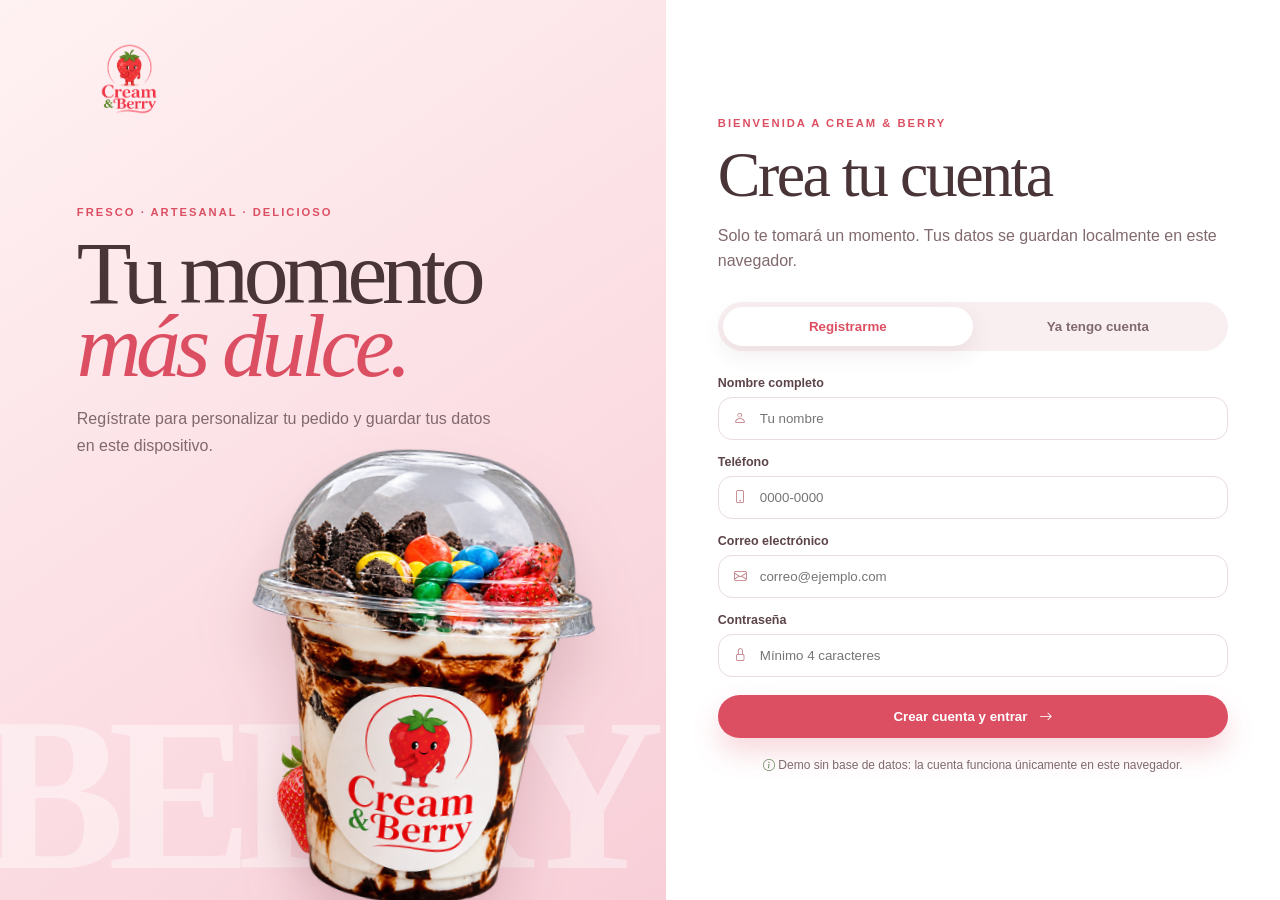
<file: producto-clasica.html>
<!DOCTYPE html>
<html lang="es">

<head>

    <meta charset="UTF-8">

    <meta
        name="viewport"
        content="width=device-width, initial-scale=1.0"
    >

    <title>Presentación Clásica | Cream & Berry</title>

    <!-- BOOTSTRAP -->
    <link
        href="https://cdn.jsdelivr.net/npm/bootstrap@5.3.8/dist/css/bootstrap.min.css"
        rel="stylesheet"
    >

    <!-- BOOTSTRAP ICONS -->
    <link
        rel="stylesheet"
        href="https://cdn.jsdelivr.net/npm/bootstrap-icons@1.13.1/font/bootstrap-icons.min.css"
    >

    <!-- CSS -->
    <link
        rel="stylesheet"
        href="style.css?v=12"
    >

    <script>
        if (!sessionStorage.getItem("creamBerryCliente")) {
            window.location.replace("acceso.html");
        }
    </script>
</head>


<body class="page-product-detail">


<!-- =====================================================
                        NAVBAR
===================================================== -->

<nav class="navbar navbar-expand-lg navbar-light fixed-top">

    <div class="container">

        <a
            class="navbar-brand"
            href="index.html"
        >

            <img
                src="img/logo-transparente.png"
                alt="Logo de Cream & Berry"
                class="logo"
            >

        </a>


        <button
            class="navbar-toggler"
            type="button"
            data-bs-toggle="collapse"
            data-bs-target="#navbarNav"
            aria-controls="navbarNav"
            aria-expanded="false"
            aria-label="Abrir menú"
        >

            <span class="navbar-toggler-icon"></span>

        </button>


        <div
            class="collapse navbar-collapse"
            id="navbarNav"
        >

            <ul class="navbar-nav mx-auto">

                <li class="nav-item">
                    <a class="nav-link" href="index.html">
                        Inicio
                    </a>
                </li>

                <li class="nav-item">
                    <a class="nav-link active" href="productos.html" aria-current="page">
                        Productos
                    </a>
                </li>

                <li class="nav-item">
                    <a class="nav-link" href="promociones.html">
                        Promociones
                    </a>
                </li>

                <li class="nav-item">
                    <a class="nav-link" href="nosotros.html">
                        Nosotros
                    </a>
                </li>

                <li class="nav-item">
                    <a class="nav-link" href="sucursales.html">
                        Sucursales
                    </a>
                </li>

            </ul>


            <!-- CARRITO -->

            <button
                class="btn cart-button"
                onclick="abrirCarrito()"
            >

                <i class="bi bi-cart3"></i>

                Carrito

                <span
                    id="contadorCarrito"
                    class="cart-counter"
                >
                    0
                </span>

            </button>

            <div class="customer-nav" data-customer-nav>
                <span class="customer-avatar" data-customer-initial>CB</span>
                <span class="customer-name" data-customer-name>Cliente</span>
                <button type="button" onclick="cerrarSesionCliente()" aria-label="Cerrar sesión"><i class="bi bi-box-arrow-right"></i></button>
            </div>

        </div>

    </div>

</nav>



<!-- =====================================================
                        HERO
===================================================== -->
<main class="site-main">
<section class="product-detail-hero product-detail-classic">
  <div class="container">
    <nav class="breadcrumbs" aria-label="Migas de pan"><a href="index.html">Inicio</a><i class="bi bi-chevron-right"></i><a href="productos.html">Productos</a><i class="bi bi-chevron-right"></i><span>Presentación Clásica</span></nav>
    <div class="product-detail-grid">
      <div class="detail-visual reveal-on-scroll"><span class="detail-floating-label">LA FAVORITA</span><div class="detail-image-frame"><img src="img/clasica.png" alt="Presentación Clásica"></div><div class="detail-quality"><i class="bi bi-shield-check"></i><span><strong>Preparación cuidadosa</strong><small>Frescura, higiene y calidad</small></span></div></div>
      <div class="detail-copy reveal-on-scroll"><span class="eyebrow">CREAM & BERRY · 7 oz</span><h1>Presentación Clásica</h1><p class="detail-lead">El equilibrio perfecto entre fresas frescas y nuestra crema dulce artesanal.</p><p>Una porción ligera, fresca y accesible para disfrutar en cualquier momento del día.</p><div class="detail-price-row"><strong>$1.25</strong><span>Precio por unidad</span></div><ul class="detail-includes"><li><i class="bi bi-check2"></i>Fresas frescas picadas</li><li><i class="bi bi-check2"></i>Crema dulce artesanal</li><li><i class="bi bi-check2"></i>Toppings incluidos</li><li><i class="bi bi-check2"></i>Vaso de 7 oz</li></ul><button class="btn detail-add-button" onclick="abrirSelectorToppings(1)"><i class="bi bi-bag-plus"></i> Personalizar y agregar</button><p class="detail-note"><i class="bi bi-info-circle"></i> Los toppings están incluidos en el precio.</p></div>
    </div>
  </div>
</section>
<section class="detail-toppings-section"><div class="container"><div class="detail-toppings-copy reveal-on-scroll"><span class="eyebrow">HAZLO A TU GUSTO</span><h2>El toque final<br>lo eliges tú.</h2><p>Combina tu presentación con uno o varios toppings, o disfrútala sin topping.</p></div><div class="toppings-showcase"><article class="reveal-on-scroll"><span class="topping-mark" aria-hidden="true">M</span><strong>Maní</strong></article><article class="reveal-on-scroll"><span class="topping-mark" aria-hidden="true">O</span><strong>Oreo</strong></article><article class="reveal-on-scroll"><span class="topping-mark" aria-hidden="true">C</span><strong>Chispas</strong></article><article class="reveal-on-scroll"><span class="topping-mark" aria-hidden="true">L</span><strong>Leche condensada</strong></article></div></div></section>
<section class="related-section"><div class="container"><div class="section-heading-row"><div><span class="eyebrow">TAMBIÉN TE PUEDE GUSTAR</span><h2>Explora otras opciones</h2></div><a href="productos.html" class="text-link">Ver todo el menú <i class="bi bi-arrow-right"></i></a></div><div class="related-grid"><a href="producto-especial.html" class="related-product"><img src="img/especial.png" alt="Presentación Especial"><span>9 oz</span><strong>Presentación Especial</strong><small>$1.75 <i class="bi bi-arrow-right"></i></small></a><a href="producto-premium.html" class="related-product"><img src="img/premium.png" alt="Presentación Premium"><span>12 oz</span><strong>Presentación Premium</strong><small>$2.25 <i class="bi bi-arrow-right"></i></small></a></div></div></section>
</main>
<footer>

    <div class="container">

        <div class="row g-4">


            <div class="col-md-5">

                <a href="index.html" class="footer-brand-logo" aria-label="Ir al inicio de Cream & Berry"><img src="img/logo-transparente.png" alt="Cream & Berry"></a>

                <p>
                    La frescura que te endulza el día.
                </p>

            </div>


            <div class="col-md-3">

                <h5>
                    Enlaces
                </h5>

                <a href="index.html">
                    Inicio
                </a>

                <a href="productos.html">
                    Productos
                </a>

                <a href="promociones.html">
                    Promociones
                </a>

                <a href="nosotros.html">
                    Nosotros
                </a>

            </div>


            <div class="col-md-4">

                <h5>
                    Redes sociales
                </h5>


                <div class="social-buttons">

                    <a
                        href="https://www.instagram.com/cream__.berry/"
                        target="_blank"
                        rel="noopener noreferrer"
                        aria-label="Instagram de Cream & Berry"
                    >

                        <i class="bi bi-instagram"></i>

                    </a>


                    <a
                        href="https://www.tiktok.com/@cream_.berry"
                        target="_blank"
                        rel="noopener noreferrer"
                        aria-label="TikTok de Cream & Berry"
                    >

                        <i class="bi bi-tiktok"></i>

                    </a>

                </div>

            </div>

        </div>


        <hr>


        <p class="copyright">

            © 2026 Cream & Berry.
            Todos los derechos reservados.

        </p>

    </div>

</footer>



<!-- =====================================================
                LOGIN ADMINISTRADOR
===================================================== -->

<div
    class="modal fade admin-login-modal"
    id="adminLoginModal"
    tabindex="-1"
    aria-labelledby="adminLoginModalLabel"
    aria-hidden="true"
>

    <div class="modal-dialog modal-dialog-centered">

        <div class="modal-content">

            <div class="modal-header admin-login-header">

                <div class="w-100">

                    <div class="admin-login-icon">

                        <i class="bi bi-shield-lock"></i>

                    </div>


                    <h5 id="adminLoginModalLabel">
                        Acceso administrativo
                    </h5>


                    <p>
                        Panel privado de Cream & Berry
                    </p>

                </div>

            </div>


            <div class="modal-body admin-login-body">

                <div
                    id="loginError"
                    class="login-error"
                >

                    <i class="bi bi-exclamation-circle"></i>

                    Usuario o contraseña incorrectos.

                </div>


                <div class="admin-login-group">

                    <label
                        class="admin-login-label"
                        for="adminUsuario"
                    >
                        Usuario
                    </label>


                    <div class="admin-login-input">

                        <i class="bi bi-person input-icon"></i>


                        <input
                            type="text"
                            id="adminUsuario"
                            placeholder="Ingresa tu usuario"
                            autocomplete="username"
                        >

                    </div>

                </div>


                <div class="admin-login-group">

                    <label
                        class="admin-login-label"
                        for="adminPassword"
                    >
                        Contraseña
                    </label>


                    <div class="admin-login-input">

                        <i class="bi bi-lock input-icon"></i>


                        <input
                            type="password"
                            id="adminPassword"
                            placeholder="Ingresa tu contraseña"
                            autocomplete="current-password"
                        >


                        <button
                            type="button"
                            class="password-toggle"
                            onclick="mostrarPasswordAdmin()"
                            aria-label="Mostrar contraseña"
                        >

                            <i
                                id="passwordIcon"
                                class="bi bi-eye"
                            ></i>

                        </button>

                    </div>

                </div>


                <button
                    type="button"
                    class="admin-login-button"
                    onclick="iniciarSesionAdmin()"
                >

                    <i class="bi bi-box-arrow-in-right"></i>

                    Iniciar sesión

                </button>


                <button
                    type="button"
                    class="admin-login-cancel"
                    data-bs-dismiss="modal"
                    onclick="cerrarLoginAdmin()"
                >

                    Cancelar

                </button>

            </div>

        </div>

    </div>

</div>



<!-- =====================================================
                MODAL SELECCIONAR TOPPINGS
===================================================== -->

<div
    class="modal fade"
    id="toppingsModal"
    tabindex="-1"
    aria-labelledby="toppingsModalLabel"
    aria-hidden="true"
>

    <div class="modal-dialog modal-dialog-centered">

        <div class="modal-content">

            <div class="modal-header">

                <h5
                    class="modal-title"
                    id="toppingsModalLabel"
                >
                    🍓 Personaliza tu producto
                </h5>


                <button
                    type="button"
                    class="btn-close"
                    data-bs-dismiss="modal"
                    aria-label="Cerrar"
                ></button>

            </div>


            <div class="modal-body">

                <h5 id="productoToppingNombre">
                    Producto
                </h5>


                <p class="text-muted">
                    Selecciona los toppings que deseas:
                </p>


                <div class="topping-option">

                    <label>

                        <input
                            type="checkbox"
                            name="topping"
                            value="Maní"
                        >

                        <span>
                            Maní
                        </span>

                    </label>

                </div>


                <div class="topping-option">

                    <label>

                        <input
                            type="checkbox"
                            name="topping"
                            value="Oreo"
                        >

                        <span>
                            Oreo
                        </span>

                    </label>

                </div>


                <div class="topping-option">

                    <label>

                        <input
                            type="checkbox"
                            name="topping"
                            value="Chispas de chocolate"
                        >

                        <span>
                            Chispas de chocolate
                        </span>

                    </label>

                </div>


                <div class="topping-option">

                    <label>

                        <input
                            type="checkbox"
                            name="topping"
                            value="Leche condensada"
                        >

                        <span>
                            Leche condensada
                        </span>

                    </label>

                </div>


                <div class="topping-option">

                    <label>

                        <input
                            type="checkbox"
                            name="topping"
                            value="Sin topping"
                        >

                        <span>
                            Sin topping
                        </span>

                    </label>

                </div>


                <p class="topping-note">
                    Los toppings están incluidos en el precio.
                </p>

            </div>


            <div class="modal-footer">

                <button
                    type="button"
                    class="btn btn-secondary"
                    data-bs-dismiss="modal"
                >
                    Cancelar
                </button>


                <button
                    type="button"
                    class="btn btn-success-custom"
                    onclick="confirmarToppings()"
                >

                    <i class="bi bi-cart-plus"></i>

                    Agregar al carrito

                </button>

            </div>

        </div>

    </div>

</div>



<!-- =====================================================
                    MODAL CARRITO
===================================================== -->

<div
    class="modal fade"
    id="carritoModal"
    tabindex="-1"
    aria-hidden="true"
>

    <div class="modal-dialog modal-dialog-centered modal-lg">

        <div class="modal-content">


            <div class="modal-header">

                <h5 class="modal-title">
                    🛒 Mi carrito
                </h5>


                <button
                    type="button"
                    class="btn-close"
                    data-bs-dismiss="modal"
                    aria-label="Cerrar"
                ></button>

            </div>


            <div class="modal-body">

                <div id="carritoContenido"></div>

            </div>


            <div class="modal-footer carrito-footer">

                <div class="total-container">

                    <span>
                        Total
                    </span>

                    <strong id="totalCarrito">
                        $0.00
                    </strong>

                </div>


                <button
                    class="btn btn-danger-custom"
                    onclick="vaciarCarrito()"
                >

                    <i class="bi bi-trash"></i>

                    Vaciar

                </button>


                <button
                    class="btn btn-success-custom"
                    onclick="abrirFormularioCompra()"
                >

                    Continuar compra

                    <i class="bi bi-arrow-right"></i>

                </button>

            </div>

        </div>

    </div>

</div>



<!-- =====================================================
                FORMULARIO DE COMPRA
===================================================== -->

<div
    class="modal fade"
    id="compraModal"
    tabindex="-1"
    aria-hidden="true"
>

    <div class="modal-dialog modal-dialog-centered modal-lg">

        <div class="modal-content">


            <div class="modal-header">

                <h5 class="modal-title">
                    📝 Información de compra
                </h5>


                <button
                    type="button"
                    class="btn-close"
                    data-bs-dismiss="modal"
                    aria-label="Cerrar"
                ></button>

            </div>


            <div class="modal-body">

                <form id="formularioCompra">

                    <div class="row g-3">


                        <div class="col-md-6">

                            <label
                                class="form-label"
                                for="nombreCliente"
                            >
                                Nombre completo *
                            </label>


                            <input
                                type="text"
                                class="form-control"
                                id="nombreCliente"
                                placeholder="Ej. Juan Pérez"
                                required
                            >

                        </div>


                        <div class="col-md-6">

                            <label
                                class="form-label"
                                for="telefonoCliente"
                            >
                                Teléfono *
                            </label>


                            <input
                                type="tel"
                                class="form-control"
                                id="telefonoCliente"
                                placeholder="Ej. 7000-0000"
                                required
                            >

                        </div>


                        <div class="col-12">

                            <label
                                class="form-label"
                                for="correoCliente"
                            >
                                Correo electrónico
                            </label>


                            <input
                                type="email"
                                class="form-control"
                                id="correoCliente"
                                placeholder="ejemplo@gmail.com"
                            >

                        </div>


                        <div class="col-md-6">

                            <label
                                class="form-label"
                                for="sucursalCliente"
                            >
                                Sucursal *
                            </label>


                            <select
                                class="form-select"
                                id="sucursalCliente"
                                required
                            >

                                <option value="">
                                    Selecciona una sucursal
                                </option>

                                <option value="Ilopango">
                                    Ilopango
                                </option>

                                <option value="Alta Vista">
                                    Alta Vista
                                </option>

                                <option value="Soyapango">
                                    Soyapango
                                </option>

                            </select>

                        </div>


                        <div class="col-md-6">

                            <label
                                class="form-label"
                                for="fechaCliente"
                            >
                                Fecha de recogida *
                            </label>


                            <input
                                type="date"
                                class="form-control"
                                id="fechaCliente"
                                required
                            >

                        </div>


                        <div class="col-md-6">

                            <label
                                class="form-label"
                                for="horaCliente"
                            >
                                Hora de recogida *
                            </label>


                            <input
                                type="time"
                                class="form-control"
                                id="horaCliente"
                                required
                            >

                        </div>


                        <div class="col-md-6">

                            <label
                                class="form-label"
                                for="metodoPago"
                            >
                                Método de pago *
                            </label>


                            <select
                                class="form-select"
                                id="metodoPago"
                                required
                            >

                                <option value="">
                                    Selecciona un método
                                </option>

                                <option value="Efectivo">
                                    💵 Efectivo
                                </option>

                                <option value="Tarjeta">
                                    💳 Tarjeta
                                </option>

                                <option value="Transferencia">
                                    🏦 Transferencia
                                </option>

                            </select>

                        </div>


                        <div class="col-12">

                            <label
                                class="form-label"
                                for="comentariosCliente"
                            >
                                Comentarios del pedido
                            </label>


                            <textarea
                                class="form-control"
                                id="comentariosCliente"
                                rows="3"
                                placeholder="¿Alguna indicación especial?"
                            ></textarea>

                        </div>

                    </div>


                    <div class="order-summary">

                        <h4>
                            Resumen del pedido
                        </h4>


                        <div id="resumenCompra"></div>


                        <hr>


                        <div class="summary-total">

                            <span>
                                Total:
                            </span>


                            <strong id="totalFormulario">
                                $0.00
                            </strong>

                        </div>

                    </div>


                    <button
                        type="submit"
                        class="btn confirm-button"
                    >

                        <i class="bi bi-check-circle"></i>

                        Confirmar pedido

                    </button>

                </form>

            </div>

        </div>

    </div>

</div>



<!-- =====================================================
                    PEDIDO REALIZADO
===================================================== -->

<div
    class="modal fade"
    id="pedidoExitosoModal"
    tabindex="-1"
    aria-hidden="true"
>

    <div class="modal-dialog modal-dialog-centered">

        <div class="modal-content success-modal">

            <div class="modal-body text-center">

                <div class="success-icon">
                    ✓
                </div>


                <h2>
                    ¡Pedido realizado!
                </h2>


                <p>
                    Gracias por comprar en
                    <strong>Cream & Berry</strong> 🍓
                </p>


                <div class="order-number">

                    Número de pedido:

                    <strong id="numeroPedido">
                        CB-0001
                    </strong>

                </div>


                <p class="small text-muted">
                    Tu pedido ha sido registrado correctamente.
                </p>


                <button
                    class="btn btn-primary-custom"
                    data-bs-dismiss="modal"
                >

                    ¡Perfecto!

                </button>

            </div>

        </div>

    </div>

</div>



<!-- =====================================================
                        SCRIPTS
===================================================== -->

<script
    src="https://cdn.jsdelivr.net/npm/bootstrap@5.3.8/dist/js/bootstrap.bundle.min.js"
></script>


<script src="java.js"></script>


</body>

</html>
</file>
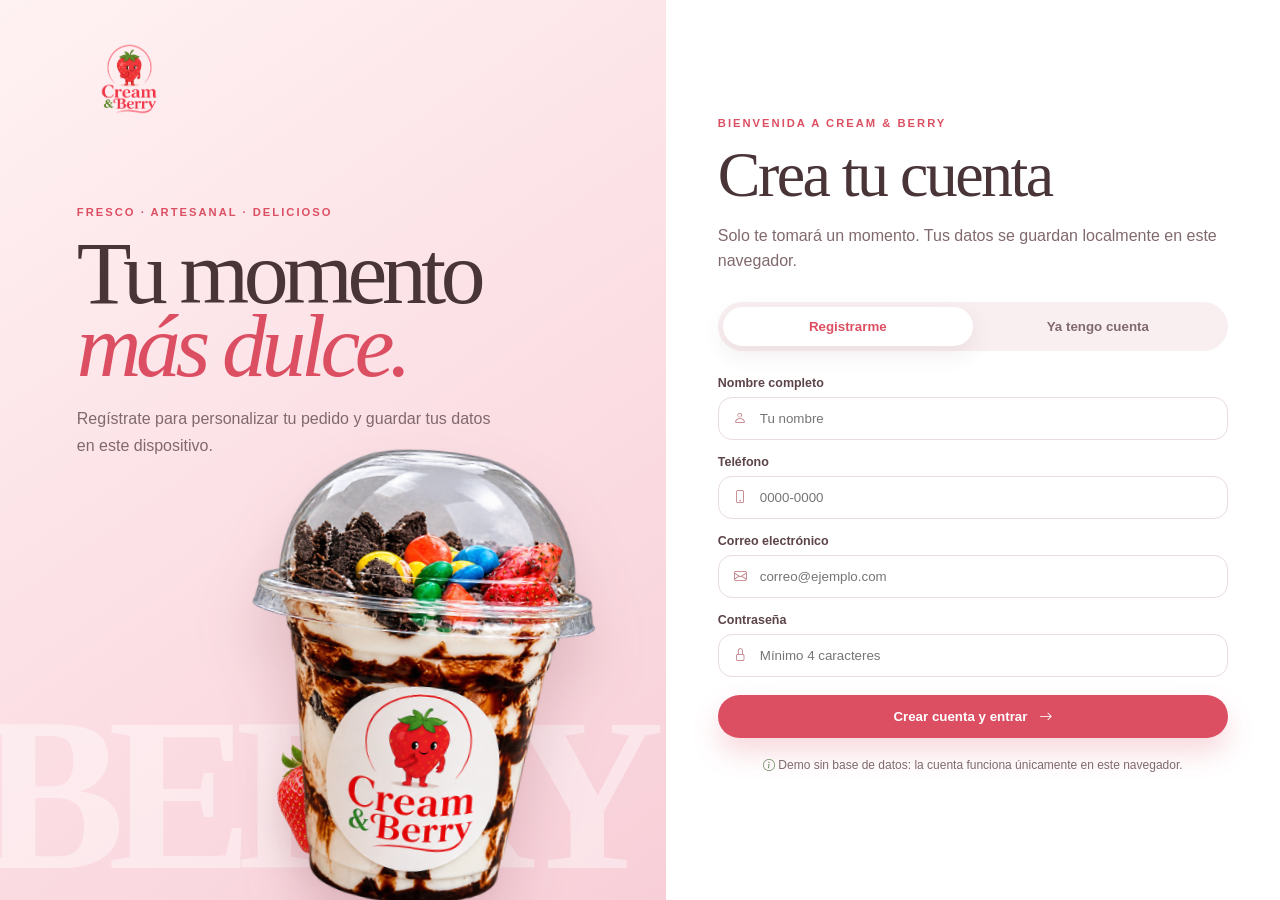
<file: producto-especial.html>
<!DOCTYPE html>
<html lang="es">

<head>

    <meta charset="UTF-8">

    <meta
        name="viewport"
        content="width=device-width, initial-scale=1.0"
    >

    <title>Presentación Especial | Cream & Berry</title>

    <!-- BOOTSTRAP -->
    <link
        href="https://cdn.jsdelivr.net/npm/bootstrap@5.3.8/dist/css/bootstrap.min.css"
        rel="stylesheet"
    >

    <!-- BOOTSTRAP ICONS -->
    <link
        rel="stylesheet"
        href="https://cdn.jsdelivr.net/npm/bootstrap-icons@1.13.1/font/bootstrap-icons.min.css"
    >

    <!-- CSS -->
    <link
        rel="stylesheet"
        href="style.css?v=12"
    >

    <script>
        if (!sessionStorage.getItem("creamBerryCliente")) {
            window.location.replace("acceso.html");
        }
    </script>
</head>


<body class="page-product-detail">


<!-- =====================================================
                        NAVBAR
===================================================== -->

<nav class="navbar navbar-expand-lg navbar-light fixed-top">

    <div class="container">

        <a
            class="navbar-brand"
            href="index.html"
        >

            <img
                src="img/logo-transparente.png"
                alt="Logo de Cream & Berry"
                class="logo"
            >

        </a>


        <button
            class="navbar-toggler"
            type="button"
            data-bs-toggle="collapse"
            data-bs-target="#navbarNav"
            aria-controls="navbarNav"
            aria-expanded="false"
            aria-label="Abrir menú"
        >

            <span class="navbar-toggler-icon"></span>

        </button>


        <div
            class="collapse navbar-collapse"
            id="navbarNav"
        >

            <ul class="navbar-nav mx-auto">

                <li class="nav-item">
                    <a class="nav-link" href="index.html">
                        Inicio
                    </a>
                </li>

                <li class="nav-item">
                    <a class="nav-link active" href="productos.html" aria-current="page">
                        Productos
                    </a>
                </li>

                <li class="nav-item">
                    <a class="nav-link" href="promociones.html">
                        Promociones
                    </a>
                </li>

                <li class="nav-item">
                    <a class="nav-link" href="nosotros.html">
                        Nosotros
                    </a>
                </li>

                <li class="nav-item">
                    <a class="nav-link" href="sucursales.html">
                        Sucursales
                    </a>
                </li>

            </ul>


            <!-- CARRITO -->

            <button
                class="btn cart-button"
                onclick="abrirCarrito()"
            >

                <i class="bi bi-cart3"></i>

                Carrito

                <span
                    id="contadorCarrito"
                    class="cart-counter"
                >
                    0
                </span>

            </button>

            <div class="customer-nav" data-customer-nav>
                <span class="customer-avatar" data-customer-initial>CB</span>
                <span class="customer-name" data-customer-name>Cliente</span>
                <button type="button" onclick="cerrarSesionCliente()" aria-label="Cerrar sesión"><i class="bi bi-box-arrow-right"></i></button>
            </div>

        </div>

    </div>

</nav>



<!-- =====================================================
                        HERO
===================================================== -->
<main class="site-main">
<section class="product-detail-hero product-detail-special">
  <div class="container">
    <nav class="breadcrumbs" aria-label="Migas de pan"><a href="index.html">Inicio</a><i class="bi bi-chevron-right"></i><a href="productos.html">Productos</a><i class="bi bi-chevron-right"></i><span>Presentación Especial</span></nav>
    <div class="product-detail-grid">
      <div class="detail-visual reveal-on-scroll"><span class="detail-floating-label">MÁS POPULAR</span><div class="detail-image-frame"><img src="img/especial.png" alt="Presentación Especial"></div><div class="detail-quality"><i class="bi bi-shield-check"></i><span><strong>Preparación cuidadosa</strong><small>Frescura, higiene y calidad</small></span></div></div>
      <div class="detail-copy reveal-on-scroll"><span class="eyebrow">CREAM & BERRY · 9 oz</span><h1>Presentación Especial</h1><p class="detail-lead">Más textura, más sabor y una lluvia de chispas de chocolate.</p><p>Nuestra receta tradicional en una porción más generosa, pensada para quienes disfrutan un toque crujiente.</p><div class="detail-price-row"><strong>$1.75</strong><span>Precio por unidad</span></div><ul class="detail-includes"><li><i class="bi bi-check2"></i>Fresas frescas picadas</li><li><i class="bi bi-check2"></i>Crema dulce artesanal</li><li><i class="bi bi-check2"></i>Chispas de chocolate</li><li><i class="bi bi-check2"></i>Vaso de 9 oz</li></ul><button class="btn detail-add-button" onclick="abrirSelectorToppings(2)"><i class="bi bi-bag-plus"></i> Personalizar y agregar</button><p class="detail-note"><i class="bi bi-info-circle"></i> Los toppings están incluidos en el precio.</p></div>
    </div>
  </div>
</section>
<section class="detail-toppings-section"><div class="container"><div class="detail-toppings-copy reveal-on-scroll"><span class="eyebrow">HAZLO A TU GUSTO</span><h2>El toque final<br>lo eliges tú.</h2><p>Combina tu presentación con uno o varios toppings, o disfrútala sin topping.</p></div><div class="toppings-showcase"><article class="reveal-on-scroll"><span class="topping-mark" aria-hidden="true">M</span><strong>Maní</strong></article><article class="reveal-on-scroll"><span class="topping-mark" aria-hidden="true">O</span><strong>Oreo</strong></article><article class="reveal-on-scroll"><span class="topping-mark" aria-hidden="true">C</span><strong>Chispas</strong></article><article class="reveal-on-scroll"><span class="topping-mark" aria-hidden="true">L</span><strong>Leche condensada</strong></article></div></div></section>
<section class="related-section"><div class="container"><div class="section-heading-row"><div><span class="eyebrow">TAMBIÉN TE PUEDE GUSTAR</span><h2>Explora otras opciones</h2></div><a href="productos.html" class="text-link">Ver todo el menú <i class="bi bi-arrow-right"></i></a></div><div class="related-grid"><a href="producto-clasica.html" class="related-product"><img src="img/clasica.png" alt="Presentación Clásica"><span>7 oz</span><strong>Presentación Clásica</strong><small>$1.25 <i class="bi bi-arrow-right"></i></small></a><a href="producto-premium.html" class="related-product"><img src="img/premium.png" alt="Presentación Premium"><span>12 oz</span><strong>Presentación Premium</strong><small>$2.25 <i class="bi bi-arrow-right"></i></small></a></div></div></section>
</main>
<footer>

    <div class="container">

        <div class="row g-4">


            <div class="col-md-5">

                <a href="index.html" class="footer-brand-logo" aria-label="Ir al inicio de Cream & Berry"><img src="img/logo-transparente.png" alt="Cream & Berry"></a>

                <p>
                    La frescura que te endulza el día.
                </p>

            </div>


            <div class="col-md-3">

                <h5>
                    Enlaces
                </h5>

                <a href="index.html">
                    Inicio
                </a>

                <a href="productos.html">
                    Productos
                </a>

                <a href="promociones.html">
                    Promociones
                </a>

                <a href="nosotros.html">
                    Nosotros
                </a>

            </div>


            <div class="col-md-4">

                <h5>
                    Redes sociales
                </h5>


                <div class="social-buttons">

                    <a
                        href="https://www.instagram.com/cream__.berry/"
                        target="_blank"
                        rel="noopener noreferrer"
                        aria-label="Instagram de Cream & Berry"
                    >

                        <i class="bi bi-instagram"></i>

                    </a>


                    <a
                        href="https://www.tiktok.com/@cream_.berry"
                        target="_blank"
                        rel="noopener noreferrer"
                        aria-label="TikTok de Cream & Berry"
                    >

                        <i class="bi bi-tiktok"></i>

                    </a>

                </div>

            </div>

        </div>


        <hr>


        <p class="copyright">

            © 2026 Cream & Berry.
            Todos los derechos reservados.

        </p>

    </div>

</footer>



<!-- =====================================================
                LOGIN ADMINISTRADOR
===================================================== -->

<div
    class="modal fade admin-login-modal"
    id="adminLoginModal"
    tabindex="-1"
    aria-labelledby="adminLoginModalLabel"
    aria-hidden="true"
>

    <div class="modal-dialog modal-dialog-centered">

        <div class="modal-content">

            <div class="modal-header admin-login-header">

                <div class="w-100">

                    <div class="admin-login-icon">

                        <i class="bi bi-shield-lock"></i>

                    </div>


                    <h5 id="adminLoginModalLabel">
                        Acceso administrativo
                    </h5>


                    <p>
                        Panel privado de Cream & Berry
                    </p>

                </div>

            </div>


            <div class="modal-body admin-login-body">

                <div
                    id="loginError"
                    class="login-error"
                >

                    <i class="bi bi-exclamation-circle"></i>

                    Usuario o contraseña incorrectos.

                </div>


                <div class="admin-login-group">

                    <label
                        class="admin-login-label"
                        for="adminUsuario"
                    >
                        Usuario
                    </label>


                    <div class="admin-login-input">

                        <i class="bi bi-person input-icon"></i>


                        <input
                            type="text"
                            id="adminUsuario"
                            placeholder="Ingresa tu usuario"
                            autocomplete="username"
                        >

                    </div>

                </div>


                <div class="admin-login-group">

                    <label
                        class="admin-login-label"
                        for="adminPassword"
                    >
                        Contraseña
                    </label>


                    <div class="admin-login-input">

                        <i class="bi bi-lock input-icon"></i>


                        <input
                            type="password"
                            id="adminPassword"
                            placeholder="Ingresa tu contraseña"
                            autocomplete="current-password"
                        >


                        <button
                            type="button"
                            class="password-toggle"
                            onclick="mostrarPasswordAdmin()"
                            aria-label="Mostrar contraseña"
                        >

                            <i
                                id="passwordIcon"
                                class="bi bi-eye"
                            ></i>

                        </button>

                    </div>

                </div>


                <button
                    type="button"
                    class="admin-login-button"
                    onclick="iniciarSesionAdmin()"
                >

                    <i class="bi bi-box-arrow-in-right"></i>

                    Iniciar sesión

                </button>


                <button
                    type="button"
                    class="admin-login-cancel"
                    data-bs-dismiss="modal"
                    onclick="cerrarLoginAdmin()"
                >

                    Cancelar

                </button>

            </div>

        </div>

    </div>

</div>



<!-- =====================================================
                MODAL SELECCIONAR TOPPINGS
===================================================== -->

<div
    class="modal fade"
    id="toppingsModal"
    tabindex="-1"
    aria-labelledby="toppingsModalLabel"
    aria-hidden="true"
>

    <div class="modal-dialog modal-dialog-centered">

        <div class="modal-content">

            <div class="modal-header">

                <h5
                    class="modal-title"
                    id="toppingsModalLabel"
                >
                    🍓 Personaliza tu producto
                </h5>


                <button
                    type="button"
                    class="btn-close"
                    data-bs-dismiss="modal"
                    aria-label="Cerrar"
                ></button>

            </div>


            <div class="modal-body">

                <h5 id="productoToppingNombre">
                    Producto
                </h5>


                <p class="text-muted">
                    Selecciona los toppings que deseas:
                </p>


                <div class="topping-option">

                    <label>

                        <input
                            type="checkbox"
                            name="topping"
                            value="Maní"
                        >

                        <span>
                            Maní
                        </span>

                    </label>

                </div>


                <div class="topping-option">

                    <label>

                        <input
                            type="checkbox"
                            name="topping"
                            value="Oreo"
                        >

                        <span>
                            Oreo
                        </span>

                    </label>

                </div>


                <div class="topping-option">

                    <label>

                        <input
                            type="checkbox"
                            name="topping"
                            value="Chispas de chocolate"
                        >

                        <span>
                            Chispas de chocolate
                        </span>

                    </label>

                </div>


                <div class="topping-option">

                    <label>

                        <input
                            type="checkbox"
                            name="topping"
                            value="Leche condensada"
                        >

                        <span>
                            Leche condensada
                        </span>

                    </label>

                </div>


                <div class="topping-option">

                    <label>

                        <input
                            type="checkbox"
                            name="topping"
                            value="Sin topping"
                        >

                        <span>
                            Sin topping
                        </span>

                    </label>

                </div>


                <p class="topping-note">
                    Los toppings están incluidos en el precio.
                </p>

            </div>


            <div class="modal-footer">

                <button
                    type="button"
                    class="btn btn-secondary"
                    data-bs-dismiss="modal"
                >
                    Cancelar
                </button>


                <button
                    type="button"
                    class="btn btn-success-custom"
                    onclick="confirmarToppings()"
                >

                    <i class="bi bi-cart-plus"></i>

                    Agregar al carrito

                </button>

            </div>

        </div>

    </div>

</div>



<!-- =====================================================
                    MODAL CARRITO
===================================================== -->

<div
    class="modal fade"
    id="carritoModal"
    tabindex="-1"
    aria-hidden="true"
>

    <div class="modal-dialog modal-dialog-centered modal-lg">

        <div class="modal-content">


            <div class="modal-header">

                <h5 class="modal-title">
                    🛒 Mi carrito
                </h5>


                <button
                    type="button"
                    class="btn-close"
                    data-bs-dismiss="modal"
                    aria-label="Cerrar"
                ></button>

            </div>


            <div class="modal-body">

                <div id="carritoContenido"></div>

            </div>


            <div class="modal-footer carrito-footer">

                <div class="total-container">

                    <span>
                        Total
                    </span>

                    <strong id="totalCarrito">
                        $0.00
                    </strong>

                </div>


                <button
                    class="btn btn-danger-custom"
                    onclick="vaciarCarrito()"
                >

                    <i class="bi bi-trash"></i>

                    Vaciar

                </button>


                <button
                    class="btn btn-success-custom"
                    onclick="abrirFormularioCompra()"
                >

                    Continuar compra

                    <i class="bi bi-arrow-right"></i>

                </button>

            </div>

        </div>

    </div>

</div>



<!-- =====================================================
                FORMULARIO DE COMPRA
===================================================== -->

<div
    class="modal fade"
    id="compraModal"
    tabindex="-1"
    aria-hidden="true"
>

    <div class="modal-dialog modal-dialog-centered modal-lg">

        <div class="modal-content">


            <div class="modal-header">

                <h5 class="modal-title">
                    📝 Información de compra
                </h5>


                <button
                    type="button"
                    class="btn-close"
                    data-bs-dismiss="modal"
                    aria-label="Cerrar"
                ></button>

            </div>


            <div class="modal-body">

                <form id="formularioCompra">

                    <div class="row g-3">


                        <div class="col-md-6">

                            <label
                                class="form-label"
                                for="nombreCliente"
                            >
                                Nombre completo *
                            </label>


                            <input
                                type="text"
                                class="form-control"
                                id="nombreCliente"
                                placeholder="Ej. Juan Pérez"
                                required
                            >

                        </div>


                        <div class="col-md-6">

                            <label
                                class="form-label"
                                for="telefonoCliente"
                            >
                                Teléfono *
                            </label>


                            <input
                                type="tel"
                                class="form-control"
                                id="telefonoCliente"
                                placeholder="Ej. 7000-0000"
                                required
                            >

                        </div>


                        <div class="col-12">

                            <label
                                class="form-label"
                                for="correoCliente"
                            >
                                Correo electrónico
                            </label>


                            <input
                                type="email"
                                class="form-control"
                                id="correoCliente"
                                placeholder="ejemplo@gmail.com"
                            >

                        </div>


                        <div class="col-md-6">

                            <label
                                class="form-label"
                                for="sucursalCliente"
                            >
                                Sucursal *
                            </label>


                            <select
                                class="form-select"
                                id="sucursalCliente"
                                required
                            >

                                <option value="">
                                    Selecciona una sucursal
                                </option>

                                <option value="Ilopango">
                                    Ilopango
                                </option>

                                <option value="Alta Vista">
                                    Alta Vista
                                </option>

                                <option value="Soyapango">
                                    Soyapango
                                </option>

                            </select>

                        </div>


                        <div class="col-md-6">

                            <label
                                class="form-label"
                                for="fechaCliente"
                            >
                                Fecha de recogida *
                            </label>


                            <input
                                type="date"
                                class="form-control"
                                id="fechaCliente"
                                required
                            >

                        </div>


                        <div class="col-md-6">

                            <label
                                class="form-label"
                                for="horaCliente"
                            >
                                Hora de recogida *
                            </label>


                            <input
                                type="time"
                                class="form-control"
                                id="horaCliente"
                                required
                            >

                        </div>


                        <div class="col-md-6">

                            <label
                                class="form-label"
                                for="metodoPago"
                            >
                                Método de pago *
                            </label>


                            <select
                                class="form-select"
                                id="metodoPago"
                                required
                            >

                                <option value="">
                                    Selecciona un método
                                </option>

                                <option value="Efectivo">
                                    💵 Efectivo
                                </option>

                                <option value="Tarjeta">
                                    💳 Tarjeta
                                </option>

                                <option value="Transferencia">
                                    🏦 Transferencia
                                </option>

                            </select>

                        </div>


                        <div class="col-12">

                            <label
                                class="form-label"
                                for="comentariosCliente"
                            >
                                Comentarios del pedido
                            </label>


                            <textarea
                                class="form-control"
                                id="comentariosCliente"
                                rows="3"
                                placeholder="¿Alguna indicación especial?"
                            ></textarea>

                        </div>

                    </div>


                    <div class="order-summary">

                        <h4>
                            Resumen del pedido
                        </h4>


                        <div id="resumenCompra"></div>


                        <hr>


                        <div class="summary-total">

                            <span>
                                Total:
                            </span>


                            <strong id="totalFormulario">
                                $0.00
                            </strong>

                        </div>

                    </div>


                    <button
                        type="submit"
                        class="btn confirm-button"
                    >

                        <i class="bi bi-check-circle"></i>

                        Confirmar pedido

                    </button>

                </form>

            </div>

        </div>

    </div>

</div>



<!-- =====================================================
                    PEDIDO REALIZADO
===================================================== -->

<div
    class="modal fade"
    id="pedidoExitosoModal"
    tabindex="-1"
    aria-hidden="true"
>

    <div class="modal-dialog modal-dialog-centered">

        <div class="modal-content success-modal">

            <div class="modal-body text-center">

                <div class="success-icon">
                    ✓
                </div>


                <h2>
                    ¡Pedido realizado!
                </h2>


                <p>
                    Gracias por comprar en
                    <strong>Cream & Berry</strong> 🍓
                </p>


                <div class="order-number">

                    Número de pedido:

                    <strong id="numeroPedido">
                        CB-0001
                    </strong>

                </div>


                <p class="small text-muted">
                    Tu pedido ha sido registrado correctamente.
                </p>


                <button
                    class="btn btn-primary-custom"
                    data-bs-dismiss="modal"
                >

                    ¡Perfecto!

                </button>

            </div>

        </div>

    </div>

</div>



<!-- =====================================================
                        SCRIPTS
===================================================== -->

<script
    src="https://cdn.jsdelivr.net/npm/bootstrap@5.3.8/dist/js/bootstrap.bundle.min.js"
></script>


<script src="java.js"></script>


</body>

</html>
</file>
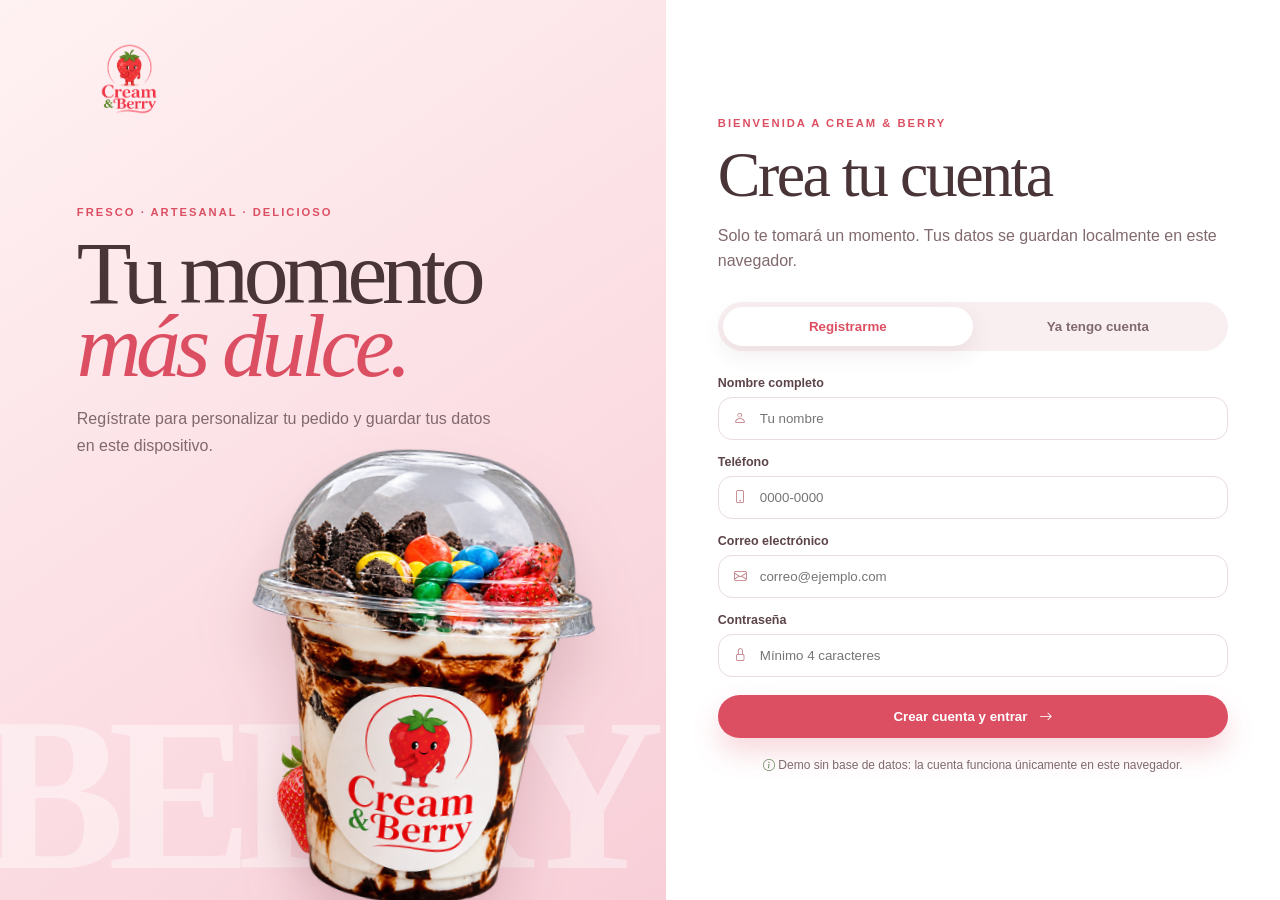
<file: producto-premium.html>
<!DOCTYPE html>
<html lang="es">

<head>

    <meta charset="UTF-8">

    <meta
        name="viewport"
        content="width=device-width, initial-scale=1.0"
    >

    <title>Presentación Premium | Cream & Berry</title>

    <!-- BOOTSTRAP -->
    <link
        href="https://cdn.jsdelivr.net/npm/bootstrap@5.3.8/dist/css/bootstrap.min.css"
        rel="stylesheet"
    >

    <!-- BOOTSTRAP ICONS -->
    <link
        rel="stylesheet"
        href="https://cdn.jsdelivr.net/npm/bootstrap-icons@1.13.1/font/bootstrap-icons.min.css"
    >

    <!-- CSS -->
    <link
        rel="stylesheet"
        href="style.css?v=12"
    >

    <script>
        if (!sessionStorage.getItem("creamBerryCliente")) {
            window.location.replace("acceso.html");
        }
    </script>
</head>


<body class="page-product-detail">


<!-- =====================================================
                        NAVBAR
===================================================== -->

<nav class="navbar navbar-expand-lg navbar-light fixed-top">

    <div class="container">

        <a
            class="navbar-brand"
            href="index.html"
        >

            <img
                src="img/logo-transparente.png"
                alt="Logo de Cream & Berry"
                class="logo"
            >

        </a>


        <button
            class="navbar-toggler"
            type="button"
            data-bs-toggle="collapse"
            data-bs-target="#navbarNav"
            aria-controls="navbarNav"
            aria-expanded="false"
            aria-label="Abrir menú"
        >

            <span class="navbar-toggler-icon"></span>

        </button>


        <div
            class="collapse navbar-collapse"
            id="navbarNav"
        >

            <ul class="navbar-nav mx-auto">

                <li class="nav-item">
                    <a class="nav-link" href="index.html">
                        Inicio
                    </a>
                </li>

                <li class="nav-item">
                    <a class="nav-link active" href="productos.html" aria-current="page">
                        Productos
                    </a>
                </li>

                <li class="nav-item">
                    <a class="nav-link" href="promociones.html">
                        Promociones
                    </a>
                </li>

                <li class="nav-item">
                    <a class="nav-link" href="nosotros.html">
                        Nosotros
                    </a>
                </li>

                <li class="nav-item">
                    <a class="nav-link" href="sucursales.html">
                        Sucursales
                    </a>
                </li>

            </ul>


            <!-- CARRITO -->

            <button
                class="btn cart-button"
                onclick="abrirCarrito()"
            >

                <i class="bi bi-cart3"></i>

                Carrito

                <span
                    id="contadorCarrito"
                    class="cart-counter"
                >
                    0
                </span>

            </button>

            <div class="customer-nav" data-customer-nav>
                <span class="customer-avatar" data-customer-initial>CB</span>
                <span class="customer-name" data-customer-name>Cliente</span>
                <button type="button" onclick="cerrarSesionCliente()" aria-label="Cerrar sesión"><i class="bi bi-box-arrow-right"></i></button>
            </div>

        </div>

    </div>

</nav>



<!-- =====================================================
                        HERO
===================================================== -->
<main class="site-main">
<section class="product-detail-hero product-detail-premium">
  <div class="container">
    <nav class="breadcrumbs" aria-label="Migas de pan"><a href="index.html">Inicio</a><i class="bi bi-chevron-right"></i><a href="productos.html">Productos</a><i class="bi bi-chevron-right"></i><span>Presentación Premium</span></nav>
    <div class="product-detail-grid">
      <div class="detail-visual reveal-on-scroll"><span class="detail-floating-label">PARA CONSENTIRTE</span><div class="detail-image-frame"><img src="img/premium.png" alt="Presentación Premium"></div><div class="detail-quality"><i class="bi bi-shield-check"></i><span><strong>Preparación cuidadosa</strong><small>Frescura, higiene y calidad</small></span></div></div>
      <div class="detail-copy reveal-on-scroll"><span class="eyebrow">CREAM & BERRY · 12 oz</span><h1>Presentación Premium</h1><p class="detail-lead">Nuestra experiencia más completa, decorada con leche condensada.</p><p>Una porción abundante de fruta y crema para quienes quieren convertir su antojo en un momento especial.</p><div class="detail-price-row"><strong>$2.25</strong><span>Precio por unidad</span></div><ul class="detail-includes"><li><i class="bi bi-check2"></i>Mayor cantidad de fresas</li><li><i class="bi bi-check2"></i>Crema dulce artesanal</li><li><i class="bi bi-check2"></i>Espiral de leche condensada</li><li><i class="bi bi-check2"></i>Vaso de 12 oz</li></ul><button class="btn detail-add-button" onclick="abrirSelectorToppings(3)"><i class="bi bi-bag-plus"></i> Personalizar y agregar</button><p class="detail-note"><i class="bi bi-info-circle"></i> Los toppings están incluidos en el precio.</p></div>
    </div>
  </div>
</section>
<section class="detail-toppings-section"><div class="container"><div class="detail-toppings-copy reveal-on-scroll"><span class="eyebrow">HAZLO A TU GUSTO</span><h2>El toque final<br>lo eliges tú.</h2><p>Combina tu presentación con uno o varios toppings, o disfrútala sin topping.</p></div><div class="toppings-showcase"><article class="reveal-on-scroll"><span class="topping-mark" aria-hidden="true">M</span><strong>Maní</strong></article><article class="reveal-on-scroll"><span class="topping-mark" aria-hidden="true">O</span><strong>Oreo</strong></article><article class="reveal-on-scroll"><span class="topping-mark" aria-hidden="true">C</span><strong>Chispas</strong></article><article class="reveal-on-scroll"><span class="topping-mark" aria-hidden="true">L</span><strong>Leche condensada</strong></article></div></div></section>
<section class="related-section"><div class="container"><div class="section-heading-row"><div><span class="eyebrow">TAMBIÉN TE PUEDE GUSTAR</span><h2>Explora otras opciones</h2></div><a href="productos.html" class="text-link">Ver todo el menú <i class="bi bi-arrow-right"></i></a></div><div class="related-grid"><a href="producto-clasica.html" class="related-product"><img src="img/clasica.png" alt="Presentación Clásica"><span>7 oz</span><strong>Presentación Clásica</strong><small>$1.25 <i class="bi bi-arrow-right"></i></small></a><a href="producto-especial.html" class="related-product"><img src="img/especial.png" alt="Presentación Especial"><span>9 oz</span><strong>Presentación Especial</strong><small>$1.75 <i class="bi bi-arrow-right"></i></small></a></div></div></section>
</main>
<footer>

    <div class="container">

        <div class="row g-4">


            <div class="col-md-5">

                <a href="index.html" class="footer-brand-logo" aria-label="Ir al inicio de Cream & Berry"><img src="img/logo-transparente.png" alt="Cream & Berry"></a>

                <p>
                    La frescura que te endulza el día.
                </p>

            </div>


            <div class="col-md-3">

                <h5>
                    Enlaces
                </h5>

                <a href="index.html">
                    Inicio
                </a>

                <a href="productos.html">
                    Productos
                </a>

                <a href="promociones.html">
                    Promociones
                </a>

                <a href="nosotros.html">
                    Nosotros
                </a>

            </div>


            <div class="col-md-4">

                <h5>
                    Redes sociales
                </h5>


                <div class="social-buttons">

                    <a
                        href="https://www.instagram.com/cream__.berry/"
                        target="_blank"
                        rel="noopener noreferrer"
                        aria-label="Instagram de Cream & Berry"
                    >

                        <i class="bi bi-instagram"></i>

                    </a>


                    <a
                        href="https://www.tiktok.com/@cream_.berry"
                        target="_blank"
                        rel="noopener noreferrer"
                        aria-label="TikTok de Cream & Berry"
                    >

                        <i class="bi bi-tiktok"></i>

                    </a>

                </div>

            </div>

        </div>


        <hr>


        <p class="copyright">

            © 2026 Cream & Berry.
            Todos los derechos reservados.

        </p>

    </div>

</footer>



<!-- =====================================================
                LOGIN ADMINISTRADOR
===================================================== -->

<div
    class="modal fade admin-login-modal"
    id="adminLoginModal"
    tabindex="-1"
    aria-labelledby="adminLoginModalLabel"
    aria-hidden="true"
>

    <div class="modal-dialog modal-dialog-centered">

        <div class="modal-content">

            <div class="modal-header admin-login-header">

                <div class="w-100">

                    <div class="admin-login-icon">

                        <i class="bi bi-shield-lock"></i>

                    </div>


                    <h5 id="adminLoginModalLabel">
                        Acceso administrativo
                    </h5>


                    <p>
                        Panel privado de Cream & Berry
                    </p>

                </div>

            </div>


            <div class="modal-body admin-login-body">

                <div
                    id="loginError"
                    class="login-error"
                >

                    <i class="bi bi-exclamation-circle"></i>

                    Usuario o contraseña incorrectos.

                </div>


                <div class="admin-login-group">

                    <label
                        class="admin-login-label"
                        for="adminUsuario"
                    >
                        Usuario
                    </label>


                    <div class="admin-login-input">

                        <i class="bi bi-person input-icon"></i>


                        <input
                            type="text"
                            id="adminUsuario"
                            placeholder="Ingresa tu usuario"
                            autocomplete="username"
                        >

                    </div>

                </div>


                <div class="admin-login-group">

                    <label
                        class="admin-login-label"
                        for="adminPassword"
                    >
                        Contraseña
                    </label>


                    <div class="admin-login-input">

                        <i class="bi bi-lock input-icon"></i>


                        <input
                            type="password"
                            id="adminPassword"
                            placeholder="Ingresa tu contraseña"
                            autocomplete="current-password"
                        >


                        <button
                            type="button"
                            class="password-toggle"
                            onclick="mostrarPasswordAdmin()"
                            aria-label="Mostrar contraseña"
                        >

                            <i
                                id="passwordIcon"
                                class="bi bi-eye"
                            ></i>

                        </button>

                    </div>

                </div>


                <button
                    type="button"
                    class="admin-login-button"
                    onclick="iniciarSesionAdmin()"
                >

                    <i class="bi bi-box-arrow-in-right"></i>

                    Iniciar sesión

                </button>


                <button
                    type="button"
                    class="admin-login-cancel"
                    data-bs-dismiss="modal"
                    onclick="cerrarLoginAdmin()"
                >

                    Cancelar

                </button>

            </div>

        </div>

    </div>

</div>



<!-- =====================================================
                MODAL SELECCIONAR TOPPINGS
===================================================== -->

<div
    class="modal fade"
    id="toppingsModal"
    tabindex="-1"
    aria-labelledby="toppingsModalLabel"
    aria-hidden="true"
>

    <div class="modal-dialog modal-dialog-centered">

        <div class="modal-content">

            <div class="modal-header">

                <h5
                    class="modal-title"
                    id="toppingsModalLabel"
                >
                    🍓 Personaliza tu producto
                </h5>


                <button
                    type="button"
                    class="btn-close"
                    data-bs-dismiss="modal"
                    aria-label="Cerrar"
                ></button>

            </div>


            <div class="modal-body">

                <h5 id="productoToppingNombre">
                    Producto
                </h5>


                <p class="text-muted">
                    Selecciona los toppings que deseas:
                </p>


                <div class="topping-option">

                    <label>

                        <input
                            type="checkbox"
                            name="topping"
                            value="Maní"
                        >

                        <span>
                            Maní
                        </span>

                    </label>

                </div>


                <div class="topping-option">

                    <label>

                        <input
                            type="checkbox"
                            name="topping"
                            value="Oreo"
                        >

                        <span>
                            Oreo
                        </span>

                    </label>

                </div>


                <div class="topping-option">

                    <label>

                        <input
                            type="checkbox"
                            name="topping"
                            value="Chispas de chocolate"
                        >

                        <span>
                            Chispas de chocolate
                        </span>

                    </label>

                </div>


                <div class="topping-option">

                    <label>

                        <input
                            type="checkbox"
                            name="topping"
                            value="Leche condensada"
                        >

                        <span>
                            Leche condensada
                        </span>

                    </label>

                </div>


                <div class="topping-option">

                    <label>

                        <input
                            type="checkbox"
                            name="topping"
                            value="Sin topping"
                        >

                        <span>
                            Sin topping
                        </span>

                    </label>

                </div>


                <p class="topping-note">
                    Los toppings están incluidos en el precio.
                </p>

            </div>


            <div class="modal-footer">

                <button
                    type="button"
                    class="btn btn-secondary"
                    data-bs-dismiss="modal"
                >
                    Cancelar
                </button>


                <button
                    type="button"
                    class="btn btn-success-custom"
                    onclick="confirmarToppings()"
                >

                    <i class="bi bi-cart-plus"></i>

                    Agregar al carrito

                </button>

            </div>

        </div>

    </div>

</div>



<!-- =====================================================
                    MODAL CARRITO
===================================================== -->

<div
    class="modal fade"
    id="carritoModal"
    tabindex="-1"
    aria-hidden="true"
>

    <div class="modal-dialog modal-dialog-centered modal-lg">

        <div class="modal-content">


            <div class="modal-header">

                <h5 class="modal-title">
                    🛒 Mi carrito
                </h5>


                <button
                    type="button"
                    class="btn-close"
                    data-bs-dismiss="modal"
                    aria-label="Cerrar"
                ></button>

            </div>


            <div class="modal-body">

                <div id="carritoContenido"></div>

            </div>


            <div class="modal-footer carrito-footer">

                <div class="total-container">

                    <span>
                        Total
                    </span>

                    <strong id="totalCarrito">
                        $0.00
                    </strong>

                </div>


                <button
                    class="btn btn-danger-custom"
                    onclick="vaciarCarrito()"
                >

                    <i class="bi bi-trash"></i>

                    Vaciar

                </button>


                <button
                    class="btn btn-success-custom"
                    onclick="abrirFormularioCompra()"
                >

                    Continuar compra

                    <i class="bi bi-arrow-right"></i>

                </button>

            </div>

        </div>

    </div>

</div>



<!-- =====================================================
                FORMULARIO DE COMPRA
===================================================== -->

<div
    class="modal fade"
    id="compraModal"
    tabindex="-1"
    aria-hidden="true"
>

    <div class="modal-dialog modal-dialog-centered modal-lg">

        <div class="modal-content">


            <div class="modal-header">

                <h5 class="modal-title">
                    📝 Información de compra
                </h5>


                <button
                    type="button"
                    class="btn-close"
                    data-bs-dismiss="modal"
                    aria-label="Cerrar"
                ></button>

            </div>


            <div class="modal-body">

                <form id="formularioCompra">

                    <div class="row g-3">


                        <div class="col-md-6">

                            <label
                                class="form-label"
                                for="nombreCliente"
                            >
                                Nombre completo *
                            </label>


                            <input
                                type="text"
                                class="form-control"
                                id="nombreCliente"
                                placeholder="Ej. Juan Pérez"
                                required
                            >

                        </div>


                        <div class="col-md-6">

                            <label
                                class="form-label"
                                for="telefonoCliente"
                            >
                                Teléfono *
                            </label>


                            <input
                                type="tel"
                                class="form-control"
                                id="telefonoCliente"
                                placeholder="Ej. 7000-0000"
                                required
                            >

                        </div>


                        <div class="col-12">

                            <label
                                class="form-label"
                                for="correoCliente"
                            >
                                Correo electrónico
                            </label>


                            <input
                                type="email"
                                class="form-control"
                                id="correoCliente"
                                placeholder="ejemplo@gmail.com"
                            >

                        </div>


                        <div class="col-md-6">

                            <label
                                class="form-label"
                                for="sucursalCliente"
                            >
                                Sucursal *
                            </label>


                            <select
                                class="form-select"
                                id="sucursalCliente"
                                required
                            >

                                <option value="">
                                    Selecciona una sucursal
                                </option>

                                <option value="Ilopango">
                                    Ilopango
                                </option>

                                <option value="Alta Vista">
                                    Alta Vista
                                </option>

                                <option value="Soyapango">
                                    Soyapango
                                </option>

                            </select>

                        </div>


                        <div class="col-md-6">

                            <label
                                class="form-label"
                                for="fechaCliente"
                            >
                                Fecha de recogida *
                            </label>


                            <input
                                type="date"
                                class="form-control"
                                id="fechaCliente"
                                required
                            >

                        </div>


                        <div class="col-md-6">

                            <label
                                class="form-label"
                                for="horaCliente"
                            >
                                Hora de recogida *
                            </label>


                            <input
                                type="time"
                                class="form-control"
                                id="horaCliente"
                                required
                            >

                        </div>


                        <div class="col-md-6">

                            <label
                                class="form-label"
                                for="metodoPago"
                            >
                                Método de pago *
                            </label>


                            <select
                                class="form-select"
                                id="metodoPago"
                                required
                            >

                                <option value="">
                                    Selecciona un método
                                </option>

                                <option value="Efectivo">
                                    💵 Efectivo
                                </option>

                                <option value="Tarjeta">
                                    💳 Tarjeta
                                </option>

                                <option value="Transferencia">
                                    🏦 Transferencia
                                </option>

                            </select>

                        </div>


                        <div class="col-12">

                            <label
                                class="form-label"
                                for="comentariosCliente"
                            >
                                Comentarios del pedido
                            </label>


                            <textarea
                                class="form-control"
                                id="comentariosCliente"
                                rows="3"
                                placeholder="¿Alguna indicación especial?"
                            ></textarea>

                        </div>

                    </div>


                    <div class="order-summary">

                        <h4>
                            Resumen del pedido
                        </h4>


                        <div id="resumenCompra"></div>


                        <hr>


                        <div class="summary-total">

                            <span>
                                Total:
                            </span>


                            <strong id="totalFormulario">
                                $0.00
                            </strong>

                        </div>

                    </div>


                    <button
                        type="submit"
                        class="btn confirm-button"
                    >

                        <i class="bi bi-check-circle"></i>

                        Confirmar pedido

                    </button>

                </form>

            </div>

        </div>

    </div>

</div>



<!-- =====================================================
                    PEDIDO REALIZADO
===================================================== -->

<div
    class="modal fade"
    id="pedidoExitosoModal"
    tabindex="-1"
    aria-hidden="true"
>

    <div class="modal-dialog modal-dialog-centered">

        <div class="modal-content success-modal">

            <div class="modal-body text-center">

                <div class="success-icon">
                    ✓
                </div>


                <h2>
                    ¡Pedido realizado!
                </h2>


                <p>
                    Gracias por comprar en
                    <strong>Cream & Berry</strong> 🍓
                </p>


                <div class="order-number">

                    Número de pedido:

                    <strong id="numeroPedido">
                        CB-0001
                    </strong>

                </div>


                <p class="small text-muted">
                    Tu pedido ha sido registrado correctamente.
                </p>


                <button
                    class="btn btn-primary-custom"
                    data-bs-dismiss="modal"
                >

                    ¡Perfecto!

                </button>

            </div>

        </div>

    </div>

</div>



<!-- =====================================================
                        SCRIPTS
===================================================== -->

<script
    src="https://cdn.jsdelivr.net/npm/bootstrap@5.3.8/dist/js/bootstrap.bundle.min.js"
></script>


<script src="java.js"></script>


</body>

</html>
</file>
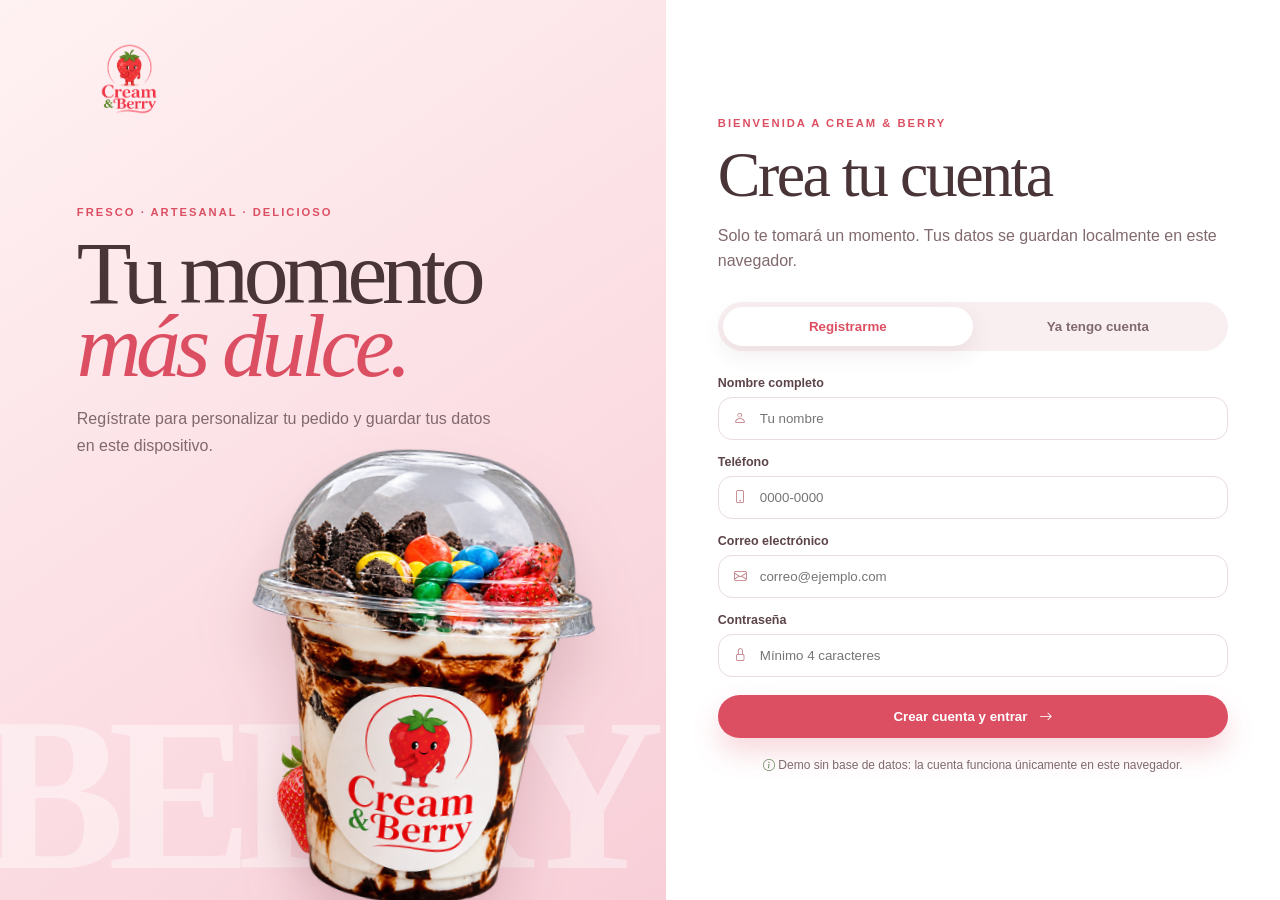
<file: productos.html>
<!DOCTYPE html>
<html lang="es">

<head>

    <meta charset="UTF-8">

    <meta
        name="viewport"
        content="width=device-width, initial-scale=1.0"
    >

    <title>Productos | Cream & Berry</title>

    <!-- BOOTSTRAP -->
    <link
        href="https://cdn.jsdelivr.net/npm/bootstrap@5.3.8/dist/css/bootstrap.min.css"
        rel="stylesheet"
    >

    <!-- BOOTSTRAP ICONS -->
    <link
        rel="stylesheet"
        href="https://cdn.jsdelivr.net/npm/bootstrap-icons@1.13.1/font/bootstrap-icons.min.css"
    >

    <!-- CSS -->
    <link
        rel="stylesheet"
        href="style.css?v=12"
    >

    <script>
        if (!sessionStorage.getItem("creamBerryCliente")) {
            window.location.replace("acceso.html");
        }
    </script>
</head>


<body class="page-productos">


<!-- =====================================================
                        NAVBAR
===================================================== -->

<nav class="navbar navbar-expand-lg navbar-light fixed-top">

    <div class="container">

        <a
            class="navbar-brand"
            href="index.html"
        >

            <img
                src="img/logo-transparente.png"
                alt="Logo de Cream & Berry"
                class="logo"
            >

        </a>


        <button
            class="navbar-toggler"
            type="button"
            data-bs-toggle="collapse"
            data-bs-target="#navbarNav"
            aria-controls="navbarNav"
            aria-expanded="false"
            aria-label="Abrir menú"
        >

            <span class="navbar-toggler-icon"></span>

        </button>


        <div
            class="collapse navbar-collapse"
            id="navbarNav"
        >

            <ul class="navbar-nav mx-auto">

                <li class="nav-item">
                    <a class="nav-link" href="index.html">
                        Inicio
                    </a>
                </li>

                <li class="nav-item">
                    <a class="nav-link active" href="productos.html" aria-current="page">
                        Productos
                    </a>
                </li>

                <li class="nav-item">
                    <a class="nav-link" href="promociones.html">
                        Promociones
                    </a>
                </li>

                <li class="nav-item">
                    <a class="nav-link" href="nosotros.html">
                        Nosotros
                    </a>
                </li>

                <li class="nav-item">
                    <a class="nav-link" href="sucursales.html">
                        Sucursales
                    </a>
                </li>

            </ul>


            <!-- CARRITO -->

            <button
                class="btn cart-button"
                onclick="abrirCarrito()"
            >

                <i class="bi bi-cart3"></i>

                Carrito

                <span
                    id="contadorCarrito"
                    class="cart-counter"
                >
                    0
                </span>

            </button>

            <div class="customer-nav" data-customer-nav>
                <span class="customer-avatar" data-customer-initial>CB</span>
                <span class="customer-name" data-customer-name>Cliente</span>
                <button type="button" onclick="cerrarSesionCliente()" aria-label="Cerrar sesión"><i class="bi bi-box-arrow-right"></i></button>
            </div>

        </div>

    </div>

</nav>



<!-- =====================================================
                        HERO
===================================================== -->
<main class="site-main">
<!-- PROFESSIONAL ENHANCEMENT -->
<section class="spin-menu spin-menu-classic" data-spin-menu>
    <div class="spin-menu-noise" aria-hidden="true"></div>
    <div class="spin-menu-word" aria-hidden="true">CREAMY</div>

    <div class="container spin-menu-topbar">
        <span class="spin-menu-eyebrow"><i class="bi bi-stars"></i> NUESTRO MENÚ</span>
        <span class="spin-menu-counter"><b data-spin-current>01</b> / 03</span>
    </div>

    <div class="container spin-menu-layout">
        <div class="spin-menu-copy">
            <span class="spin-product-tag" data-spin-tag>LA FAVORITA</span>
            <h1 data-spin-name>Presentación<br>Clásica</h1>
            <p data-spin-description>Fresas frescas picadas cubiertas con nuestra deliciosa crema dulce artesanal.</p>
            <div class="spin-product-meta">
                <span><small>TAMAÑO</small><strong data-spin-size>7 oz</strong></span>
                <span><small>PRECIO</small><strong data-spin-price>$1.25</strong></span>
            </div>
            <div class="spin-product-actions">
                <button type="button" class="btn btn-primary-custom" data-spin-add>Elegir toppings <i class="bi bi-arrow-right"></i></button>
                <a href="producto-clasica.html" data-spin-detail>Ver detalles <i class="bi bi-arrow-up-right"></i></a>
            </div>
        </div>

        <div class="spin-product-carousel" aria-label="Carrusel de presentaciones" aria-live="polite">
            <button type="button" class="spin-arrow spin-arrow-left" data-spin-prev aria-label="Presentación anterior"><i class="bi bi-arrow-left"></i></button>
            <div class="spin-product-orbit">
                <article class="spin-product-item is-active" data-spin-slide="0">
                    <span class="spin-product-halo"></span>
                    <img src="img/clasica-cutout.png" alt="Presentación Clásica Cream &amp; Berry en PNG transparente">
                </article>
                <article class="spin-product-item is-next" data-spin-slide="1">
                    <span class="spin-product-halo"></span>
                    <img src="img/especial-cutout.png" alt="Presentación Especial Cream &amp; Berry en PNG transparente">
                </article>
                <article class="spin-product-item is-prev" data-spin-slide="2">
                    <span class="spin-product-halo"></span>
                    <img src="img/premium-cutout.png" alt="Presentación Premium Cream &amp; Berry en PNG transparente">
                </article>
            </div>
            <button type="button" class="spin-arrow spin-arrow-right" data-spin-next aria-label="Siguiente presentación"><i class="bi bi-arrow-right"></i></button>
            <span class="spin-drag-hint"><i class="bi bi-arrow-left-right"></i> Desliza para explorar</span>
        </div>
    </div>

    <div class="container spin-menu-selector" role="tablist" aria-label="Seleccionar presentación">
        <button type="button" class="is-active" role="tab" aria-selected="true" data-spin-index="0"><span>01</span><strong>Clásica</strong><small>7 oz</small></button>
        <button type="button" role="tab" aria-selected="false" data-spin-index="1"><span>02</span><strong>Especial</strong><small>9 oz</small></button>
        <button type="button" role="tab" aria-selected="false" data-spin-index="2"><span>03</span><strong>Premium</strong><small>12 oz</small></button>
    </div>
</section>

<section class="menu-intro-strip spin-menu-benefits">
    <div class="container">
        <span><i class="bi bi-stars"></i> Crema artesanal</span>
        <span><i class="bi bi-flower1"></i> Fresas seleccionadas</span>
        <span><i class="bi bi-shield-check"></i> Preparación higiénica</span>
        <span><i class="bi bi-heart"></i> Toppings incluidos</span>
    </div>
</section>
</main>
<footer>

    <div class="container">

        <div class="row g-4">


            <div class="col-md-5">

                <a href="index.html" class="footer-brand-logo" aria-label="Ir al inicio de Cream & Berry"><img src="img/logo-transparente.png" alt="Cream & Berry"></a>

                <p>
                    La frescura que te endulza el día.
                </p>

            </div>


            <div class="col-md-3">

                <h5>
                    Enlaces
                </h5>

                <a href="index.html">
                    Inicio
                </a>

                <a href="productos.html">
                    Productos
                </a>

                <a href="promociones.html">
                    Promociones
                </a>

                <a href="nosotros.html">
                    Nosotros
                </a>

            </div>


            <div class="col-md-4">

                <h5>
                    Redes sociales
                </h5>


                <div class="social-buttons">

                    <a
                        href="https://www.instagram.com/cream__.berry/"
                        target="_blank"
                        rel="noopener noreferrer"
                        aria-label="Instagram de Cream & Berry"
                    >

                        <i class="bi bi-instagram"></i>

                    </a>


                    <a
                        href="https://www.tiktok.com/@cream_.berry"
                        target="_blank"
                        rel="noopener noreferrer"
                        aria-label="TikTok de Cream & Berry"
                    >

                        <i class="bi bi-tiktok"></i>

                    </a>

                </div>

            </div>

        </div>


        <hr>


        <p class="copyright">

            © 2026 Cream & Berry.
            Todos los derechos reservados.

        </p>

    </div>

</footer>



<!-- =====================================================
                LOGIN ADMINISTRADOR
===================================================== -->

<div
    class="modal fade admin-login-modal"
    id="adminLoginModal"
    tabindex="-1"
    aria-labelledby="adminLoginModalLabel"
    aria-hidden="true"
>

    <div class="modal-dialog modal-dialog-centered">

        <div class="modal-content">

            <div class="modal-header admin-login-header">

                <div class="w-100">

                    <div class="admin-login-icon">

                        <i class="bi bi-shield-lock"></i>

                    </div>


                    <h5 id="adminLoginModalLabel">
                        Acceso administrativo
                    </h5>


                    <p>
                        Panel privado de Cream & Berry
                    </p>

                </div>

            </div>


            <div class="modal-body admin-login-body">

                <div
                    id="loginError"
                    class="login-error"
                >

                    <i class="bi bi-exclamation-circle"></i>

                    Usuario o contraseña incorrectos.

                </div>


                <div class="admin-login-group">

                    <label
                        class="admin-login-label"
                        for="adminUsuario"
                    >
                        Usuario
                    </label>


                    <div class="admin-login-input">

                        <i class="bi bi-person input-icon"></i>


                        <input
                            type="text"
                            id="adminUsuario"
                            placeholder="Ingresa tu usuario"
                            autocomplete="username"
                        >

                    </div>

                </div>


                <div class="admin-login-group">

                    <label
                        class="admin-login-label"
                        for="adminPassword"
                    >
                        Contraseña
                    </label>


                    <div class="admin-login-input">

                        <i class="bi bi-lock input-icon"></i>


                        <input
                            type="password"
                            id="adminPassword"
                            placeholder="Ingresa tu contraseña"
                            autocomplete="current-password"
                        >


                        <button
                            type="button"
                            class="password-toggle"
                            onclick="mostrarPasswordAdmin()"
                            aria-label="Mostrar contraseña"
                        >

                            <i
                                id="passwordIcon"
                                class="bi bi-eye"
                            ></i>

                        </button>

                    </div>

                </div>


                <button
                    type="button"
                    class="admin-login-button"
                    onclick="iniciarSesionAdmin()"
                >

                    <i class="bi bi-box-arrow-in-right"></i>

                    Iniciar sesión

                </button>


                <button
                    type="button"
                    class="admin-login-cancel"
                    data-bs-dismiss="modal"
                    onclick="cerrarLoginAdmin()"
                >

                    Cancelar

                </button>

            </div>

        </div>

    </div>

</div>



<!-- =====================================================
                MODAL SELECCIONAR TOPPINGS
===================================================== -->

<div
    class="modal fade"
    id="toppingsModal"
    tabindex="-1"
    aria-labelledby="toppingsModalLabel"
    aria-hidden="true"
>

    <div class="modal-dialog modal-dialog-centered">

        <div class="modal-content">

            <div class="modal-header">

                <h5
                    class="modal-title"
                    id="toppingsModalLabel"
                >
                    🍓 Personaliza tu producto
                </h5>


                <button
                    type="button"
                    class="btn-close"
                    data-bs-dismiss="modal"
                    aria-label="Cerrar"
                ></button>

            </div>


            <div class="modal-body">

                <h5 id="productoToppingNombre">
                    Producto
                </h5>


                <p class="text-muted">
                    Selecciona los toppings que deseas:
                </p>


                <div class="topping-option">

                    <label>

                        <input
                            type="checkbox"
                            name="topping"
                            value="Maní"
                        >

                        <span>
                            Maní
                        </span>

                    </label>

                </div>


                <div class="topping-option">

                    <label>

                        <input
                            type="checkbox"
                            name="topping"
                            value="Oreo"
                        >

                        <span>
                            Oreo
                        </span>

                    </label>

                </div>


                <div class="topping-option">

                    <label>

                        <input
                            type="checkbox"
                            name="topping"
                            value="Chispas de chocolate"
                        >

                        <span>
                            Chispas de chocolate
                        </span>

                    </label>

                </div>


                <div class="topping-option">

                    <label>

                        <input
                            type="checkbox"
                            name="topping"
                            value="Leche condensada"
                        >

                        <span>
                            Leche condensada
                        </span>

                    </label>

                </div>


                <div class="topping-option">

                    <label>

                        <input
                            type="checkbox"
                            name="topping"
                            value="Sin topping"
                        >

                        <span>
                            Sin topping
                        </span>

                    </label>

                </div>


                <p class="topping-note">
                    Los toppings están incluidos en el precio.
                </p>

            </div>


            <div class="modal-footer">

                <button
                    type="button"
                    class="btn btn-secondary"
                    data-bs-dismiss="modal"
                >
                    Cancelar
                </button>


                <button
                    type="button"
                    class="btn btn-success-custom"
                    onclick="confirmarToppings()"
                >

                    <i class="bi bi-cart-plus"></i>

                    Agregar al carrito

                </button>

            </div>

        </div>

    </div>

</div>



<!-- =====================================================
                    MODAL CARRITO
===================================================== -->

<div
    class="modal fade"
    id="carritoModal"
    tabindex="-1"
    aria-hidden="true"
>

    <div class="modal-dialog modal-dialog-centered modal-lg">

        <div class="modal-content">


            <div class="modal-header">

                <h5 class="modal-title">
                    🛒 Mi carrito
                </h5>


                <button
                    type="button"
                    class="btn-close"
                    data-bs-dismiss="modal"
                    aria-label="Cerrar"
                ></button>

            </div>


            <div class="modal-body">

                <div id="carritoContenido"></div>

            </div>


            <div class="modal-footer carrito-footer">

                <div class="total-container">

                    <span>
                        Total
                    </span>

                    <strong id="totalCarrito">
                        $0.00
                    </strong>

                </div>


                <button
                    class="btn btn-danger-custom"
                    onclick="vaciarCarrito()"
                >

                    <i class="bi bi-trash"></i>

                    Vaciar

                </button>


                <button
                    class="btn btn-success-custom"
                    onclick="abrirFormularioCompra()"
                >

                    Continuar compra

                    <i class="bi bi-arrow-right"></i>

                </button>

            </div>

        </div>

    </div>

</div>



<!-- =====================================================
                FORMULARIO DE COMPRA
===================================================== -->

<div
    class="modal fade"
    id="compraModal"
    tabindex="-1"
    aria-hidden="true"
>

    <div class="modal-dialog modal-dialog-centered modal-lg">

        <div class="modal-content">


            <div class="modal-header">

                <h5 class="modal-title">
                    📝 Información de compra
                </h5>


                <button
                    type="button"
                    class="btn-close"
                    data-bs-dismiss="modal"
                    aria-label="Cerrar"
                ></button>

            </div>


            <div class="modal-body">

                <form id="formularioCompra">

                    <div class="row g-3">


                        <div class="col-md-6">

                            <label
                                class="form-label"
                                for="nombreCliente"
                            >
                                Nombre completo *
                            </label>


                            <input
                                type="text"
                                class="form-control"
                                id="nombreCliente"
                                placeholder="Ej. Juan Pérez"
                                required
                            >

                        </div>


                        <div class="col-md-6">

                            <label
                                class="form-label"
                                for="telefonoCliente"
                            >
                                Teléfono *
                            </label>


                            <input
                                type="tel"
                                class="form-control"
                                id="telefonoCliente"
                                placeholder="Ej. 7000-0000"
                                required
                            >

                        </div>


                        <div class="col-12">

                            <label
                                class="form-label"
                                for="correoCliente"
                            >
                                Correo electrónico
                            </label>


                            <input
                                type="email"
                                class="form-control"
                                id="correoCliente"
                                placeholder="ejemplo@gmail.com"
                            >

                        </div>


                        <div class="col-md-6">

                            <label
                                class="form-label"
                                for="sucursalCliente"
                            >
                                Sucursal *
                            </label>


                            <select
                                class="form-select"
                                id="sucursalCliente"
                                required
                            >

                                <option value="">
                                    Selecciona una sucursal
                                </option>

                                <option value="Ilopango">
                                    Ilopango
                                </option>

                                <option value="Alta Vista">
                                    Alta Vista
                                </option>

                                <option value="Soyapango">
                                    Soyapango
                                </option>

                            </select>

                        </div>


                        <div class="col-md-6">

                            <label
                                class="form-label"
                                for="fechaCliente"
                            >
                                Fecha de recogida *
                            </label>


                            <input
                                type="date"
                                class="form-control"
                                id="fechaCliente"
                                required
                            >

                        </div>


                        <div class="col-md-6">

                            <label
                                class="form-label"
                                for="horaCliente"
                            >
                                Hora de recogida *
                            </label>


                            <input
                                type="time"
                                class="form-control"
                                id="horaCliente"
                                required
                            >

                        </div>


                        <div class="col-md-6">

                            <label
                                class="form-label"
                                for="metodoPago"
                            >
                                Método de pago *
                            </label>


                            <select
                                class="form-select"
                                id="metodoPago"
                                required
                            >

                                <option value="">
                                    Selecciona un método
                                </option>

                                <option value="Efectivo">
                                    💵 Efectivo
                                </option>

                                <option value="Tarjeta">
                                    💳 Tarjeta
                                </option>

                                <option value="Transferencia">
                                    🏦 Transferencia
                                </option>

                            </select>

                        </div>


                        <div class="col-12">

                            <label
                                class="form-label"
                                for="comentariosCliente"
                            >
                                Comentarios del pedido
                            </label>


                            <textarea
                                class="form-control"
                                id="comentariosCliente"
                                rows="3"
                                placeholder="¿Alguna indicación especial?"
                            ></textarea>

                        </div>

                    </div>


                    <div class="order-summary">

                        <h4>
                            Resumen del pedido
                        </h4>


                        <div id="resumenCompra"></div>


                        <hr>


                        <div class="summary-total">

                            <span>
                                Total:
                            </span>


                            <strong id="totalFormulario">
                                $0.00
                            </strong>

                        </div>

                    </div>


                    <button
                        type="submit"
                        class="btn confirm-button"
                    >

                        <i class="bi bi-check-circle"></i>

                        Confirmar pedido

                    </button>

                </form>

            </div>

        </div>

    </div>

</div>



<!-- =====================================================
                    PEDIDO REALIZADO
===================================================== -->

<div
    class="modal fade"
    id="pedidoExitosoModal"
    tabindex="-1"
    aria-hidden="true"
>

    <div class="modal-dialog modal-dialog-centered">

        <div class="modal-content success-modal">

            <div class="modal-body text-center">

                <div class="success-icon">
                    ✓
                </div>


                <h2>
                    ¡Pedido realizado!
                </h2>


                <p>
                    Gracias por comprar en
                    <strong>Cream & Berry</strong> 🍓
                </p>


                <div class="order-number">

                    Número de pedido:

                    <strong id="numeroPedido">
                        CB-0001
                    </strong>

                </div>


                <p class="small text-muted">
                    Tu pedido ha sido registrado correctamente.
                </p>


                <button
                    class="btn btn-primary-custom"
                    data-bs-dismiss="modal"
                >

                    ¡Perfecto!

                </button>

            </div>

        </div>

    </div>

</div>



<!-- =====================================================
                        SCRIPTS
===================================================== -->

<script
    src="https://cdn.jsdelivr.net/npm/bootstrap@5.3.8/dist/js/bootstrap.bundle.min.js"
></script>


<script src="java.js"></script>


</body>

</html>
</file>
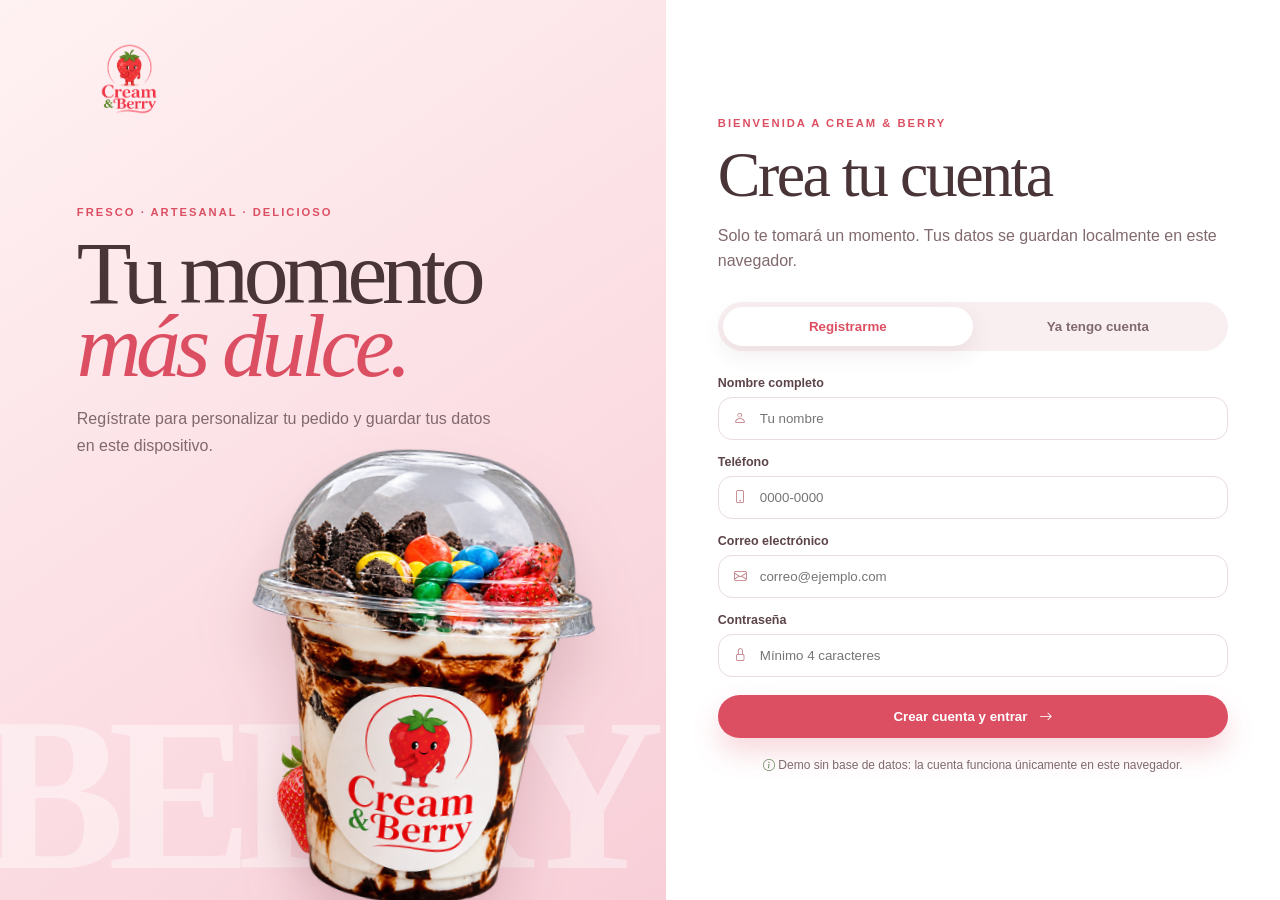
<file: promociones.html>
<!DOCTYPE html>
<html lang="es">

<head>

    <meta charset="UTF-8">

    <meta
        name="viewport"
        content="width=device-width, initial-scale=1.0"
    >

    <title>Promociones | Cream & Berry</title>

    <!-- BOOTSTRAP -->
    <link
        href="https://cdn.jsdelivr.net/npm/bootstrap@5.3.8/dist/css/bootstrap.min.css"
        rel="stylesheet"
    >

    <!-- BOOTSTRAP ICONS -->
    <link
        rel="stylesheet"
        href="https://cdn.jsdelivr.net/npm/bootstrap-icons@1.13.1/font/bootstrap-icons.min.css"
    >

    <!-- CSS -->
    <link
        rel="stylesheet"
        href="style.css?v=12"
    >

    <script>
        if (!sessionStorage.getItem("creamBerryCliente")) {
            window.location.replace("acceso.html");
        }
    </script>
</head>


<body class="page-promociones">


<!-- =====================================================
                        NAVBAR
===================================================== -->

<nav class="navbar navbar-expand-lg navbar-light fixed-top">

    <div class="container">

        <a
            class="navbar-brand"
            href="index.html"
        >

            <img
                src="img/logo-transparente.png"
                alt="Logo de Cream & Berry"
                class="logo"
            >

        </a>


        <button
            class="navbar-toggler"
            type="button"
            data-bs-toggle="collapse"
            data-bs-target="#navbarNav"
            aria-controls="navbarNav"
            aria-expanded="false"
            aria-label="Abrir menú"
        >

            <span class="navbar-toggler-icon"></span>

        </button>


        <div
            class="collapse navbar-collapse"
            id="navbarNav"
        >

            <ul class="navbar-nav mx-auto">

                <li class="nav-item">
                    <a class="nav-link" href="index.html">
                        Inicio
                    </a>
                </li>

                <li class="nav-item">
                    <a class="nav-link" href="productos.html">
                        Productos
                    </a>
                </li>

                <li class="nav-item">
                    <a class="nav-link active" href="promociones.html" aria-current="page">
                        Promociones
                    </a>
                </li>

                <li class="nav-item">
                    <a class="nav-link" href="nosotros.html">
                        Nosotros
                    </a>
                </li>

                <li class="nav-item">
                    <a class="nav-link" href="sucursales.html">
                        Sucursales
                    </a>
                </li>

            </ul>


            <!-- CARRITO -->

            <button
                class="btn cart-button"
                onclick="abrirCarrito()"
            >

                <i class="bi bi-cart3"></i>

                Carrito

                <span
                    id="contadorCarrito"
                    class="cart-counter"
                >
                    0
                </span>

            </button>

            <div class="customer-nav" data-customer-nav>
                <span class="customer-avatar" data-customer-initial>CB</span>
                <span class="customer-name" data-customer-name>Cliente</span>
                <button type="button" onclick="cerrarSesionCliente()" aria-label="Cerrar sesión"><i class="bi bi-box-arrow-right"></i></button>
            </div>

        </div>

    </div>

</nav>



<!-- =====================================================
                        HERO
===================================================== -->
<main class="site-main">
<!-- PROFESSIONAL ENHANCEMENT -->
<section class="page-hero page-hero-promos">
  <div class="container page-hero-centered"><span class="eyebrow">BENEFICIOS CREAM & BERRY</span><h1>Más momentos dulces.<br><em>Más razones para volver.</em></h1><p>Promociones pensadas para compartir, celebrar y premiar a quienes nos eligen.</p></div>
</section>
<section class="loyalty-feature"><div class="container"><div class="loyalty-card"><div class="loyalty-copy"><span class="eyebrow">CLIENTE FRECUENTE</span><h2>Tu sexta visita<br>tiene premio.</h2><p>Recibe un sello por cada compra. Al reunir seis, disfruta una Presentación Clásica gratis.</p><div class="stamp-row"><span>🍓</span><span>🍓</span><span>🍓</span><span>🍓</span><span>🍓</span><span class="gift-stamp"><i class="bi bi-gift"></i></span></div></div><div class="loyalty-number"><small>REÚNE</small><strong>6</strong><span>SELLOS</span></div></div><p class="promo-note"><i class="bi bi-info-circle"></i> Consulta disponibilidad y vigencia de las promociones en nuestras redes sociales.</p></div></section>
<section
    id="promociones"
    class="promotions"
>

    <div class="container">

        <div class="section-title light">

            <span>
                OFERTAS ESPECIALES
            </span>

            <h2>
                ¡Más razones para disfrutar! 🎉
            </h2>

        </div>


        <div class="row g-4">


            <div class="col-md-4">

                <div class="promotion-card">

                    <div class="promotion-icon">
                        🔥
                    </div>

                    <h3>
                        Promo Racha
                    </h3>

                    <p>
                        Al comprar cualquiera de nuestros productos,
                        lleva una Presentación Clásica por solo
                        <strong>$0.50</strong>.
                    </p>

                </div>

            </div>


            <div class="col-md-4">

                <div class="promotion-card">

                    <div class="promotion-icon">
                        ⏰
                    </div>

                    <h3>
                        Happy Berry
                    </h3>

                    <p>
                        Martes y jueves de
                        <strong>12:00 p.m. a 1:00 p.m.</strong>.
                        Todas las presentaciones tienen
                        $0.50 de descuento.
                    </p>

                </div>

            </div>


            <div class="col-md-4">

                <div class="promotion-card">

                    <div class="promotion-icon">
                        🎂
                    </div>

                    <h3>
                        Cumpleaños Cream & Berry
                    </h3>

                    <p>
                        Compra el día de tu cumpleaños y recibe
                        <strong>$0.50 de descuento</strong>.
                    </p>

                </div>

            </div>

        </div>

    </div>

</section>
</main>
<footer>

    <div class="container">

        <div class="row g-4">


            <div class="col-md-5">

                <a href="index.html" class="footer-brand-logo" aria-label="Ir al inicio de Cream & Berry"><img src="img/logo-transparente.png" alt="Cream & Berry"></a>

                <p>
                    La frescura que te endulza el día.
                </p>

            </div>


            <div class="col-md-3">

                <h5>
                    Enlaces
                </h5>

                <a href="index.html">
                    Inicio
                </a>

                <a href="productos.html">
                    Productos
                </a>

                <a href="promociones.html">
                    Promociones
                </a>

                <a href="nosotros.html">
                    Nosotros
                </a>

            </div>


            <div class="col-md-4">

                <h5>
                    Redes sociales
                </h5>


                <div class="social-buttons">

                    <a
                        href="https://www.instagram.com/cream__.berry/"
                        target="_blank"
                        rel="noopener noreferrer"
                        aria-label="Instagram de Cream & Berry"
                    >

                        <i class="bi bi-instagram"></i>

                    </a>


                    <a
                        href="https://www.tiktok.com/@cream_.berry"
                        target="_blank"
                        rel="noopener noreferrer"
                        aria-label="TikTok de Cream & Berry"
                    >

                        <i class="bi bi-tiktok"></i>

                    </a>

                </div>

            </div>

        </div>


        <hr>


        <p class="copyright">

            © 2026 Cream & Berry.
            Todos los derechos reservados.

        </p>

    </div>

</footer>



<!-- =====================================================
                LOGIN ADMINISTRADOR
===================================================== -->

<div
    class="modal fade admin-login-modal"
    id="adminLoginModal"
    tabindex="-1"
    aria-labelledby="adminLoginModalLabel"
    aria-hidden="true"
>

    <div class="modal-dialog modal-dialog-centered">

        <div class="modal-content">

            <div class="modal-header admin-login-header">

                <div class="w-100">

                    <div class="admin-login-icon">

                        <i class="bi bi-shield-lock"></i>

                    </div>


                    <h5 id="adminLoginModalLabel">
                        Acceso administrativo
                    </h5>


                    <p>
                        Panel privado de Cream & Berry
                    </p>

                </div>

            </div>


            <div class="modal-body admin-login-body">

                <div
                    id="loginError"
                    class="login-error"
                >

                    <i class="bi bi-exclamation-circle"></i>

                    Usuario o contraseña incorrectos.

                </div>


                <div class="admin-login-group">

                    <label
                        class="admin-login-label"
                        for="adminUsuario"
                    >
                        Usuario
                    </label>


                    <div class="admin-login-input">

                        <i class="bi bi-person input-icon"></i>


                        <input
                            type="text"
                            id="adminUsuario"
                            placeholder="Ingresa tu usuario"
                            autocomplete="username"
                        >

                    </div>

                </div>


                <div class="admin-login-group">

                    <label
                        class="admin-login-label"
                        for="adminPassword"
                    >
                        Contraseña
                    </label>


                    <div class="admin-login-input">

                        <i class="bi bi-lock input-icon"></i>


                        <input
                            type="password"
                            id="adminPassword"
                            placeholder="Ingresa tu contraseña"
                            autocomplete="current-password"
                        >


                        <button
                            type="button"
                            class="password-toggle"
                            onclick="mostrarPasswordAdmin()"
                            aria-label="Mostrar contraseña"
                        >

                            <i
                                id="passwordIcon"
                                class="bi bi-eye"
                            ></i>

                        </button>

                    </div>

                </div>


                <button
                    type="button"
                    class="admin-login-button"
                    onclick="iniciarSesionAdmin()"
                >

                    <i class="bi bi-box-arrow-in-right"></i>

                    Iniciar sesión

                </button>


                <button
                    type="button"
                    class="admin-login-cancel"
                    data-bs-dismiss="modal"
                    onclick="cerrarLoginAdmin()"
                >

                    Cancelar

                </button>

            </div>

        </div>

    </div>

</div>



<!-- =====================================================
                MODAL SELECCIONAR TOPPINGS
===================================================== -->

<div
    class="modal fade"
    id="toppingsModal"
    tabindex="-1"
    aria-labelledby="toppingsModalLabel"
    aria-hidden="true"
>

    <div class="modal-dialog modal-dialog-centered">

        <div class="modal-content">

            <div class="modal-header">

                <h5
                    class="modal-title"
                    id="toppingsModalLabel"
                >
                    🍓 Personaliza tu producto
                </h5>


                <button
                    type="button"
                    class="btn-close"
                    data-bs-dismiss="modal"
                    aria-label="Cerrar"
                ></button>

            </div>


            <div class="modal-body">

                <h5 id="productoToppingNombre">
                    Producto
                </h5>


                <p class="text-muted">
                    Selecciona los toppings que deseas:
                </p>


                <div class="topping-option">

                    <label>

                        <input
                            type="checkbox"
                            name="topping"
                            value="Maní"
                        >

                        <span>
                            Maní
                        </span>

                    </label>

                </div>


                <div class="topping-option">

                    <label>

                        <input
                            type="checkbox"
                            name="topping"
                            value="Oreo"
                        >

                        <span>
                            Oreo
                        </span>

                    </label>

                </div>


                <div class="topping-option">

                    <label>

                        <input
                            type="checkbox"
                            name="topping"
                            value="Chispas de chocolate"
                        >

                        <span>
                            Chispas de chocolate
                        </span>

                    </label>

                </div>


                <div class="topping-option">

                    <label>

                        <input
                            type="checkbox"
                            name="topping"
                            value="Leche condensada"
                        >

                        <span>
                            Leche condensada
                        </span>

                    </label>

                </div>


                <div class="topping-option">

                    <label>

                        <input
                            type="checkbox"
                            name="topping"
                            value="Sin topping"
                        >

                        <span>
                            Sin topping
                        </span>

                    </label>

                </div>


                <p class="topping-note">
                    Los toppings están incluidos en el precio.
                </p>

            </div>


            <div class="modal-footer">

                <button
                    type="button"
                    class="btn btn-secondary"
                    data-bs-dismiss="modal"
                >
                    Cancelar
                </button>


                <button
                    type="button"
                    class="btn btn-success-custom"
                    onclick="confirmarToppings()"
                >

                    <i class="bi bi-cart-plus"></i>

                    Agregar al carrito

                </button>

            </div>

        </div>

    </div>

</div>



<!-- =====================================================
                    MODAL CARRITO
===================================================== -->

<div
    class="modal fade"
    id="carritoModal"
    tabindex="-1"
    aria-hidden="true"
>

    <div class="modal-dialog modal-dialog-centered modal-lg">

        <div class="modal-content">


            <div class="modal-header">

                <h5 class="modal-title">
                    🛒 Mi carrito
                </h5>


                <button
                    type="button"
                    class="btn-close"
                    data-bs-dismiss="modal"
                    aria-label="Cerrar"
                ></button>

            </div>


            <div class="modal-body">

                <div id="carritoContenido"></div>

            </div>


            <div class="modal-footer carrito-footer">

                <div class="total-container">

                    <span>
                        Total
                    </span>

                    <strong id="totalCarrito">
                        $0.00
                    </strong>

                </div>


                <button
                    class="btn btn-danger-custom"
                    onclick="vaciarCarrito()"
                >

                    <i class="bi bi-trash"></i>

                    Vaciar

                </button>


                <button
                    class="btn btn-success-custom"
                    onclick="abrirFormularioCompra()"
                >

                    Continuar compra

                    <i class="bi bi-arrow-right"></i>

                </button>

            </div>

        </div>

    </div>

</div>



<!-- =====================================================
                FORMULARIO DE COMPRA
===================================================== -->

<div
    class="modal fade"
    id="compraModal"
    tabindex="-1"
    aria-hidden="true"
>

    <div class="modal-dialog modal-dialog-centered modal-lg">

        <div class="modal-content">


            <div class="modal-header">

                <h5 class="modal-title">
                    📝 Información de compra
                </h5>


                <button
                    type="button"
                    class="btn-close"
                    data-bs-dismiss="modal"
                    aria-label="Cerrar"
                ></button>

            </div>


            <div class="modal-body">

                <form id="formularioCompra">

                    <div class="row g-3">


                        <div class="col-md-6">

                            <label
                                class="form-label"
                                for="nombreCliente"
                            >
                                Nombre completo *
                            </label>


                            <input
                                type="text"
                                class="form-control"
                                id="nombreCliente"
                                placeholder="Ej. Juan Pérez"
                                required
                            >

                        </div>


                        <div class="col-md-6">

                            <label
                                class="form-label"
                                for="telefonoCliente"
                            >
                                Teléfono *
                            </label>


                            <input
                                type="tel"
                                class="form-control"
                                id="telefonoCliente"
                                placeholder="Ej. 7000-0000"
                                required
                            >

                        </div>


                        <div class="col-12">

                            <label
                                class="form-label"
                                for="correoCliente"
                            >
                                Correo electrónico
                            </label>


                            <input
                                type="email"
                                class="form-control"
                                id="correoCliente"
                                placeholder="ejemplo@gmail.com"
                            >

                        </div>


                        <div class="col-md-6">

                            <label
                                class="form-label"
                                for="sucursalCliente"
                            >
                                Sucursal *
                            </label>


                            <select
                                class="form-select"
                                id="sucursalCliente"
                                required
                            >

                                <option value="">
                                    Selecciona una sucursal
                                </option>

                                <option value="Ilopango">
                                    Ilopango
                                </option>

                                <option value="Alta Vista">
                                    Alta Vista
                                </option>

                                <option value="Soyapango">
                                    Soyapango
                                </option>

                            </select>

                        </div>


                        <div class="col-md-6">

                            <label
                                class="form-label"
                                for="fechaCliente"
                            >
                                Fecha de recogida *
                            </label>


                            <input
                                type="date"
                                class="form-control"
                                id="fechaCliente"
                                required
                            >

                        </div>


                        <div class="col-md-6">

                            <label
                                class="form-label"
                                for="horaCliente"
                            >
                                Hora de recogida *
                            </label>


                            <input
                                type="time"
                                class="form-control"
                                id="horaCliente"
                                required
                            >

                        </div>


                        <div class="col-md-6">

                            <label
                                class="form-label"
                                for="metodoPago"
                            >
                                Método de pago *
                            </label>


                            <select
                                class="form-select"
                                id="metodoPago"
                                required
                            >

                                <option value="">
                                    Selecciona un método
                                </option>

                                <option value="Efectivo">
                                    💵 Efectivo
                                </option>

                                <option value="Tarjeta">
                                    💳 Tarjeta
                                </option>

                                <option value="Transferencia">
                                    🏦 Transferencia
                                </option>

                            </select>

                        </div>


                        <div class="col-12">

                            <label
                                class="form-label"
                                for="comentariosCliente"
                            >
                                Comentarios del pedido
                            </label>


                            <textarea
                                class="form-control"
                                id="comentariosCliente"
                                rows="3"
                                placeholder="¿Alguna indicación especial?"
                            ></textarea>

                        </div>

                    </div>


                    <div class="order-summary">

                        <h4>
                            Resumen del pedido
                        </h4>


                        <div id="resumenCompra"></div>


                        <hr>


                        <div class="summary-total">

                            <span>
                                Total:
                            </span>


                            <strong id="totalFormulario">
                                $0.00
                            </strong>

                        </div>

                    </div>


                    <button
                        type="submit"
                        class="btn confirm-button"
                    >

                        <i class="bi bi-check-circle"></i>

                        Confirmar pedido

                    </button>

                </form>

            </div>

        </div>

    </div>

</div>



<!-- =====================================================
                    PEDIDO REALIZADO
===================================================== -->

<div
    class="modal fade"
    id="pedidoExitosoModal"
    tabindex="-1"
    aria-hidden="true"
>

    <div class="modal-dialog modal-dialog-centered">

        <div class="modal-content success-modal">

            <div class="modal-body text-center">

                <div class="success-icon">
                    ✓
                </div>


                <h2>
                    ¡Pedido realizado!
                </h2>


                <p>
                    Gracias por comprar en
                    <strong>Cream & Berry</strong> 🍓
                </p>


                <div class="order-number">

                    Número de pedido:

                    <strong id="numeroPedido">
                        CB-0001
                    </strong>

                </div>


                <p class="small text-muted">
                    Tu pedido ha sido registrado correctamente.
                </p>


                <button
                    class="btn btn-primary-custom"
                    data-bs-dismiss="modal"
                >

                    ¡Perfecto!

                </button>

            </div>

        </div>

    </div>

</div>



<!-- =====================================================
                        SCRIPTS
===================================================== -->

<script
    src="https://cdn.jsdelivr.net/npm/bootstrap@5.3.8/dist/js/bootstrap.bundle.min.js"
></script>


<script src="java.js"></script>


</body>

</html>
</file>
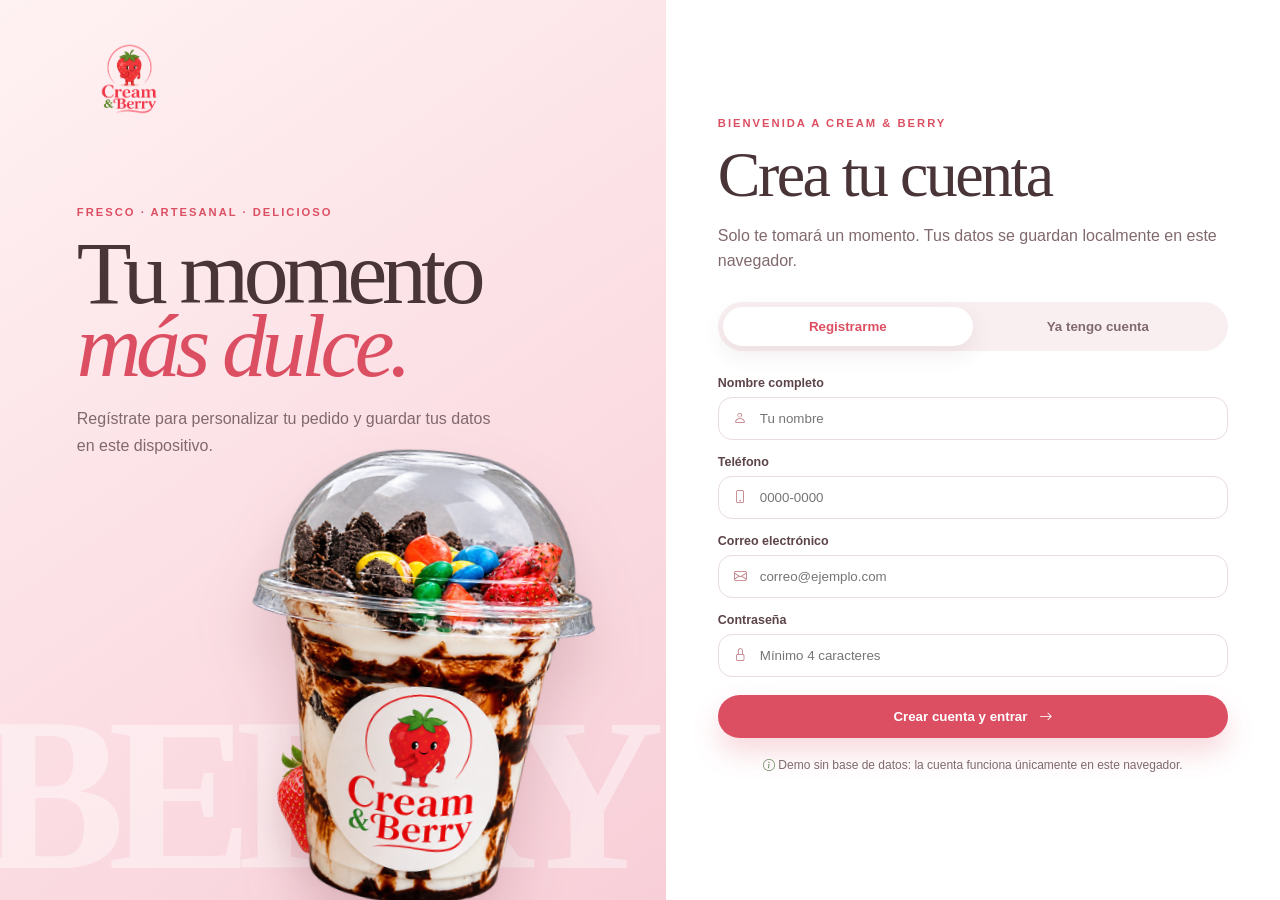
<file: sucursales.html>
<!DOCTYPE html>
<html lang="es">

<head>

    <meta charset="UTF-8">

    <meta
        name="viewport"
        content="width=device-width, initial-scale=1.0"
    >

    <title>Sucursales | Cream & Berry</title>

    <!-- BOOTSTRAP -->
    <link
        href="https://cdn.jsdelivr.net/npm/bootstrap@5.3.8/dist/css/bootstrap.min.css"
        rel="stylesheet"
    >

    <!-- BOOTSTRAP ICONS -->
    <link
        rel="stylesheet"
        href="https://cdn.jsdelivr.net/npm/bootstrap-icons@1.13.1/font/bootstrap-icons.min.css"
    >

    <!-- CSS -->
    <link
        rel="stylesheet"
        href="style.css?v=12"
    >

    <script>
        if (!sessionStorage.getItem("creamBerryCliente")) {
            window.location.replace("acceso.html");
        }
    </script>
</head>


<body class="page-sucursales">


<!-- =====================================================
                        NAVBAR
===================================================== -->

<nav class="navbar navbar-expand-lg navbar-light fixed-top">

    <div class="container">

        <a
            class="navbar-brand"
            href="index.html"
        >

            <img
                src="img/logo-transparente.png"
                alt="Logo de Cream & Berry"
                class="logo"
            >

        </a>


        <button
            class="navbar-toggler"
            type="button"
            data-bs-toggle="collapse"
            data-bs-target="#navbarNav"
            aria-controls="navbarNav"
            aria-expanded="false"
            aria-label="Abrir menú"
        >

            <span class="navbar-toggler-icon"></span>

        </button>


        <div
            class="collapse navbar-collapse"
            id="navbarNav"
        >

            <ul class="navbar-nav mx-auto">

                <li class="nav-item">
                    <a class="nav-link" href="index.html">
                        Inicio
                    </a>
                </li>

                <li class="nav-item">
                    <a class="nav-link" href="productos.html">
                        Productos
                    </a>
                </li>

                <li class="nav-item">
                    <a class="nav-link" href="promociones.html">
                        Promociones
                    </a>
                </li>

                <li class="nav-item">
                    <a class="nav-link" href="nosotros.html">
                        Nosotros
                    </a>
                </li>

                <li class="nav-item">
                    <a class="nav-link active" href="sucursales.html" aria-current="page">
                        Sucursales
                    </a>
                </li>

            </ul>


            <!-- CARRITO -->

            <button
                class="btn cart-button"
                onclick="abrirCarrito()"
            >

                <i class="bi bi-cart3"></i>

                Carrito

                <span
                    id="contadorCarrito"
                    class="cart-counter"
                >
                    0
                </span>

            </button>

            <div class="customer-nav" data-customer-nav>
                <span class="customer-avatar" data-customer-initial>CB</span>
                <span class="customer-name" data-customer-name>Cliente</span>
                <button type="button" onclick="cerrarSesionCliente()" aria-label="Cerrar sesión"><i class="bi bi-box-arrow-right"></i></button>
            </div>

        </div>

    </div>

</nav>



<!-- =====================================================
                        HERO
===================================================== -->
<main class="site-main">
<!-- PROFESSIONAL ENHANCEMENT -->
<section class="page-hero page-hero-locations"><div class="container page-hero-centered"><span class="eyebrow">CERCA DE TI</span><h1>Tres puntos.<br><em>El mismo sabor.</em></h1><p>Estamos en zonas accesibles de Ilopango, Alta Vista y Soyapango.</p></div></section>
<section class="location-benefits"><div class="container"><div class="benefit-line"><div><i class="bi bi-geo-alt"></i><span><strong>Ubicaciones estratégicas</strong><small>Cerca de centros educativos y áreas comerciales.</small></span></div><div><i class="bi bi-clock"></i><span><strong>Planifica tu visita</strong><small>Consulta horarios y disponibilidad en redes sociales.</small></span></div><div><i class="bi bi-phone"></i><span><strong>Atención digital</strong><small>Encuentra novedades en Instagram y TikTok.</small></span></div></div><div class="social-order-card"><div><span class="eyebrow">HAZ TU PEDIDO</span><h2>Tu próximo antojo<br>empieza aquí.</h2></div><div class="social-order-actions"><a href="productos.html" class="btn btn-primary-custom">Ver el menú</a><a href="https://www.instagram.com/cream__.berry/" target="_blank" rel="noopener" class="btn btn-outline-custom"><i class="bi bi-instagram"></i> Instagram</a></div></div></div></section>
<section
    id="sucursales"
    class="section locations-section"
>

    <div class="container">

        <div class="section-title">

            <span>
                ENCUÉNTRANOS
            </span>

            <h2>
                Nuestras sucursales 📍
            </h2>

            <p>
                Estamos cerca de ti.
            </p>

        </div>


        <div class="row g-4">


            <div class="col-md-4">

                <div class="location-card">

                    <div class="location-icon">
                        📍
                    </div>

                    <h3>
                        Ilopango
                    </h3>

                    <p>
                        A la par de Comedor y Pupusería MEDA,
                        frente a la Iglesia Católica,
                        sobre la Calle a Las Cañas.
                    </p>

                </div>

            </div>


            <div class="col-md-4">

                <div class="location-card">

                    <div class="location-icon">
                        📍
                    </div>

                    <h3>
                        Alta Vista
                    </h3>

                    <p>
                        Centro Comercial Unicentro Alta Vista,
                        Local 4G, a la par de la
                        Despensa de Don Juan.
                    </p>

                </div>

            </div>


            <div class="col-md-4">

                <div class="location-card">

                    <div class="location-icon">
                        📍
                    </div>

                    <h3>
                        Soyapango
                    </h3>

                    <p>
                        Casco de Venecia, Km 21 Carretera de Oro,
                        Paseo Venecia, a la par de Dollarcity.
                    </p>

                </div>

            </div>

        </div>

    </div>

</section>
</main>
<footer>

    <div class="container">

        <div class="row g-4">


            <div class="col-md-5">

                <a href="index.html" class="footer-brand-logo" aria-label="Ir al inicio de Cream & Berry"><img src="img/logo-transparente.png" alt="Cream & Berry"></a>

                <p>
                    La frescura que te endulza el día.
                </p>

            </div>


            <div class="col-md-3">

                <h5>
                    Enlaces
                </h5>

                <a href="index.html">
                    Inicio
                </a>

                <a href="productos.html">
                    Productos
                </a>

                <a href="promociones.html">
                    Promociones
                </a>

                <a href="nosotros.html">
                    Nosotros
                </a>

            </div>


            <div class="col-md-4">

                <h5>
                    Redes sociales
                </h5>


                <div class="social-buttons">

                    <a
                        href="https://www.instagram.com/cream__.berry/"
                        target="_blank"
                        rel="noopener noreferrer"
                        aria-label="Instagram de Cream & Berry"
                    >

                        <i class="bi bi-instagram"></i>

                    </a>


                    <a
                        href="https://www.tiktok.com/@cream_.berry"
                        target="_blank"
                        rel="noopener noreferrer"
                        aria-label="TikTok de Cream & Berry"
                    >

                        <i class="bi bi-tiktok"></i>

                    </a>

                </div>

            </div>

        </div>


        <hr>


        <p class="copyright">

            © 2026 Cream & Berry.
            Todos los derechos reservados.

        </p>

    </div>

</footer>



<!-- =====================================================
                LOGIN ADMINISTRADOR
===================================================== -->

<div
    class="modal fade admin-login-modal"
    id="adminLoginModal"
    tabindex="-1"
    aria-labelledby="adminLoginModalLabel"
    aria-hidden="true"
>

    <div class="modal-dialog modal-dialog-centered">

        <div class="modal-content">

            <div class="modal-header admin-login-header">

                <div class="w-100">

                    <div class="admin-login-icon">

                        <i class="bi bi-shield-lock"></i>

                    </div>


                    <h5 id="adminLoginModalLabel">
                        Acceso administrativo
                    </h5>


                    <p>
                        Panel privado de Cream & Berry
                    </p>

                </div>

            </div>


            <div class="modal-body admin-login-body">

                <div
                    id="loginError"
                    class="login-error"
                >

                    <i class="bi bi-exclamation-circle"></i>

                    Usuario o contraseña incorrectos.

                </div>


                <div class="admin-login-group">

                    <label
                        class="admin-login-label"
                        for="adminUsuario"
                    >
                        Usuario
                    </label>


                    <div class="admin-login-input">

                        <i class="bi bi-person input-icon"></i>


                        <input
                            type="text"
                            id="adminUsuario"
                            placeholder="Ingresa tu usuario"
                            autocomplete="username"
                        >

                    </div>

                </div>


                <div class="admin-login-group">

                    <label
                        class="admin-login-label"
                        for="adminPassword"
                    >
                        Contraseña
                    </label>


                    <div class="admin-login-input">

                        <i class="bi bi-lock input-icon"></i>


                        <input
                            type="password"
                            id="adminPassword"
                            placeholder="Ingresa tu contraseña"
                            autocomplete="current-password"
                        >


                        <button
                            type="button"
                            class="password-toggle"
                            onclick="mostrarPasswordAdmin()"
                            aria-label="Mostrar contraseña"
                        >

                            <i
                                id="passwordIcon"
                                class="bi bi-eye"
                            ></i>

                        </button>

                    </div>

                </div>


                <button
                    type="button"
                    class="admin-login-button"
                    onclick="iniciarSesionAdmin()"
                >

                    <i class="bi bi-box-arrow-in-right"></i>

                    Iniciar sesión

                </button>


                <button
                    type="button"
                    class="admin-login-cancel"
                    data-bs-dismiss="modal"
                    onclick="cerrarLoginAdmin()"
                >

                    Cancelar

                </button>

            </div>

        </div>

    </div>

</div>



<!-- =====================================================
                MODAL SELECCIONAR TOPPINGS
===================================================== -->

<div
    class="modal fade"
    id="toppingsModal"
    tabindex="-1"
    aria-labelledby="toppingsModalLabel"
    aria-hidden="true"
>

    <div class="modal-dialog modal-dialog-centered">

        <div class="modal-content">

            <div class="modal-header">

                <h5
                    class="modal-title"
                    id="toppingsModalLabel"
                >
                    🍓 Personaliza tu producto
                </h5>


                <button
                    type="button"
                    class="btn-close"
                    data-bs-dismiss="modal"
                    aria-label="Cerrar"
                ></button>

            </div>


            <div class="modal-body">

                <h5 id="productoToppingNombre">
                    Producto
                </h5>


                <p class="text-muted">
                    Selecciona los toppings que deseas:
                </p>


                <div class="topping-option">

                    <label>

                        <input
                            type="checkbox"
                            name="topping"
                            value="Maní"
                        >

                        <span>
                            Maní
                        </span>

                    </label>

                </div>


                <div class="topping-option">

                    <label>

                        <input
                            type="checkbox"
                            name="topping"
                            value="Oreo"
                        >

                        <span>
                            Oreo
                        </span>

                    </label>

                </div>


                <div class="topping-option">

                    <label>

                        <input
                            type="checkbox"
                            name="topping"
                            value="Chispas de chocolate"
                        >

                        <span>
                            Chispas de chocolate
                        </span>

                    </label>

                </div>


                <div class="topping-option">

                    <label>

                        <input
                            type="checkbox"
                            name="topping"
                            value="Leche condensada"
                        >

                        <span>
                            Leche condensada
                        </span>

                    </label>

                </div>


                <div class="topping-option">

                    <label>

                        <input
                            type="checkbox"
                            name="topping"
                            value="Sin topping"
                        >

                        <span>
                            Sin topping
                        </span>

                    </label>

                </div>


                <p class="topping-note">
                    Los toppings están incluidos en el precio.
                </p>

            </div>


            <div class="modal-footer">

                <button
                    type="button"
                    class="btn btn-secondary"
                    data-bs-dismiss="modal"
                >
                    Cancelar
                </button>


                <button
                    type="button"
                    class="btn btn-success-custom"
                    onclick="confirmarToppings()"
                >

                    <i class="bi bi-cart-plus"></i>

                    Agregar al carrito

                </button>

            </div>

        </div>

    </div>

</div>



<!-- =====================================================
                    MODAL CARRITO
===================================================== -->

<div
    class="modal fade"
    id="carritoModal"
    tabindex="-1"
    aria-hidden="true"
>

    <div class="modal-dialog modal-dialog-centered modal-lg">

        <div class="modal-content">


            <div class="modal-header">

                <h5 class="modal-title">
                    🛒 Mi carrito
                </h5>


                <button
                    type="button"
                    class="btn-close"
                    data-bs-dismiss="modal"
                    aria-label="Cerrar"
                ></button>

            </div>


            <div class="modal-body">

                <div id="carritoContenido"></div>

            </div>


            <div class="modal-footer carrito-footer">

                <div class="total-container">

                    <span>
                        Total
                    </span>

                    <strong id="totalCarrito">
                        $0.00
                    </strong>

                </div>


                <button
                    class="btn btn-danger-custom"
                    onclick="vaciarCarrito()"
                >

                    <i class="bi bi-trash"></i>

                    Vaciar

                </button>


                <button
                    class="btn btn-success-custom"
                    onclick="abrirFormularioCompra()"
                >

                    Continuar compra

                    <i class="bi bi-arrow-right"></i>

                </button>

            </div>

        </div>

    </div>

</div>



<!-- =====================================================
                FORMULARIO DE COMPRA
===================================================== -->

<div
    class="modal fade"
    id="compraModal"
    tabindex="-1"
    aria-hidden="true"
>

    <div class="modal-dialog modal-dialog-centered modal-lg">

        <div class="modal-content">


            <div class="modal-header">

                <h5 class="modal-title">
                    📝 Información de compra
                </h5>


                <button
                    type="button"
                    class="btn-close"
                    data-bs-dismiss="modal"
                    aria-label="Cerrar"
                ></button>

            </div>


            <div class="modal-body">

                <form id="formularioCompra">

                    <div class="row g-3">


                        <div class="col-md-6">

                            <label
                                class="form-label"
                                for="nombreCliente"
                            >
                                Nombre completo *
                            </label>


                            <input
                                type="text"
                                class="form-control"
                                id="nombreCliente"
                                placeholder="Ej. Juan Pérez"
                                required
                            >

                        </div>


                        <div class="col-md-6">

                            <label
                                class="form-label"
                                for="telefonoCliente"
                            >
                                Teléfono *
                            </label>


                            <input
                                type="tel"
                                class="form-control"
                                id="telefonoCliente"
                                placeholder="Ej. 7000-0000"
                                required
                            >

                        </div>


                        <div class="col-12">

                            <label
                                class="form-label"
                                for="correoCliente"
                            >
                                Correo electrónico
                            </label>


                            <input
                                type="email"
                                class="form-control"
                                id="correoCliente"
                                placeholder="ejemplo@gmail.com"
                            >

                        </div>


                        <div class="col-md-6">

                            <label
                                class="form-label"
                                for="sucursalCliente"
                            >
                                Sucursal *
                            </label>


                            <select
                                class="form-select"
                                id="sucursalCliente"
                                required
                            >

                                <option value="">
                                    Selecciona una sucursal
                                </option>

                                <option value="Ilopango">
                                    Ilopango
                                </option>

                                <option value="Alta Vista">
                                    Alta Vista
                                </option>

                                <option value="Soyapango">
                                    Soyapango
                                </option>

                            </select>

                        </div>


                        <div class="col-md-6">

                            <label
                                class="form-label"
                                for="fechaCliente"
                            >
                                Fecha de recogida *
                            </label>


                            <input
                                type="date"
                                class="form-control"
                                id="fechaCliente"
                                required
                            >

                        </div>


                        <div class="col-md-6">

                            <label
                                class="form-label"
                                for="horaCliente"
                            >
                                Hora de recogida *
                            </label>


                            <input
                                type="time"
                                class="form-control"
                                id="horaCliente"
                                required
                            >

                        </div>


                        <div class="col-md-6">

                            <label
                                class="form-label"
                                for="metodoPago"
                            >
                                Método de pago *
                            </label>


                            <select
                                class="form-select"
                                id="metodoPago"
                                required
                            >

                                <option value="">
                                    Selecciona un método
                                </option>

                                <option value="Efectivo">
                                    💵 Efectivo
                                </option>

                                <option value="Tarjeta">
                                    💳 Tarjeta
                                </option>

                                <option value="Transferencia">
                                    🏦 Transferencia
                                </option>

                            </select>

                        </div>


                        <div class="col-12">

                            <label
                                class="form-label"
                                for="comentariosCliente"
                            >
                                Comentarios del pedido
                            </label>


                            <textarea
                                class="form-control"
                                id="comentariosCliente"
                                rows="3"
                                placeholder="¿Alguna indicación especial?"
                            ></textarea>

                        </div>

                    </div>


                    <div class="order-summary">

                        <h4>
                            Resumen del pedido
                        </h4>


                        <div id="resumenCompra"></div>


                        <hr>


                        <div class="summary-total">

                            <span>
                                Total:
                            </span>


                            <strong id="totalFormulario">
                                $0.00
                            </strong>

                        </div>

                    </div>


                    <button
                        type="submit"
                        class="btn confirm-button"
                    >

                        <i class="bi bi-check-circle"></i>

                        Confirmar pedido

                    </button>

                </form>

            </div>

        </div>

    </div>

</div>



<!-- =====================================================
                    PEDIDO REALIZADO
===================================================== -->

<div
    class="modal fade"
    id="pedidoExitosoModal"
    tabindex="-1"
    aria-hidden="true"
>

    <div class="modal-dialog modal-dialog-centered">

        <div class="modal-content success-modal">

            <div class="modal-body text-center">

                <div class="success-icon">
                    ✓
                </div>


                <h2>
                    ¡Pedido realizado!
                </h2>


                <p>
                    Gracias por comprar en
                    <strong>Cream & Berry</strong> 🍓
                </p>


                <div class="order-number">

                    Número de pedido:

                    <strong id="numeroPedido">
                        CB-0001
                    </strong>

                </div>


                <p class="small text-muted">
                    Tu pedido ha sido registrado correctamente.
                </p>


                <button
                    class="btn btn-primary-custom"
                    data-bs-dismiss="modal"
                >

                    ¡Perfecto!

                </button>

            </div>

        </div>

    </div>

</div>



<!-- =====================================================
                        SCRIPTS
===================================================== -->

<script
    src="https://cdn.jsdelivr.net/npm/bootstrap@5.3.8/dist/js/bootstrap.bundle.min.js"
></script>


<script src="java.js"></script>


</body>

</html>
</file>
<file: style.css>
/* =====================================================
                    VARIABLES
===================================================== */

:root {

    --rojo: #d9364f;
    --rojo-oscuro: #b9253d;

    --verde: #477a45;
    --verde-oscuro: #315b31;

    --crema: #fff8ed;
    --crema-oscuro: #f5e8d2;

    --blanco: #ffffff;

    --texto: #352525;
    --gris: #746666;

    --sombra: 0 10px 30px rgba(60, 30, 30, 0.10);

}


/* =====================================================
                    GENERAL
===================================================== */

html {
    scroll-behavior: smooth;
}

body {

    margin: 0;

    font-family:
        Arial,
        Helvetica,
        sans-serif;

    background: var(--crema);

    color: var(--texto);

}

section {
    scroll-margin-top: 100px;
}

a {
    text-decoration: none;
}


/* =====================================================
                    NAVBAR
===================================================== */

.navbar {

    background: rgba(255, 255, 255, 0.97);

    backdrop-filter: blur(10px);

    box-shadow:
        0 3px 20px rgba(0, 0, 0, 0.08);

    padding: 8px 0;

    z-index: 1030;

}


.navbar-brand {

    display: flex;

    align-items: center;

    padding: 0;

    margin-right: 40px;

}


.navbar-brand img {

    width: 120px;

    height: 90px;

    object-fit: contain;

    display: block;

}


.nav-link {

    color: var(--texto) !important;

    font-weight: 600;

    margin: 0 8px;

    transition: 0.3s;

}


.nav-link:hover {

    color: var(--rojo) !important;

}


/* =====================================================
                    CARRITO
===================================================== */

.cart-button {

    background: var(--rojo);

    color: white;

    border-radius: 30px;

    padding: 9px 15px;

    font-weight: bold;

    border: none;

    white-space: nowrap;

}


.cart-button:hover {

    background: var(--rojo-oscuro);

    color: white;

}


.cart-counter {

    background: white;

    color: var(--rojo);

    border-radius: 50%;

    min-width: 23px;

    height: 23px;

    display: inline-flex;

    align-items: center;

    justify-content: center;

    margin-left: 6px;

    font-size: 0.8rem;

}


/* =====================================================
                    HERO
===================================================== */

.hero {

    min-height: 700px;

    display: flex;

    align-items: center;

    padding-top: 100px;

    background:

        radial-gradient(
            circle at 80% 30%,
            rgba(217, 54, 79, 0.12),
            transparent 30%
        ),

        var(--crema);

}


.hero-text {

    padding: 40px 0;

}


.hero-tag {

    color: var(--verde);

    font-weight: bold;

    letter-spacing: 2px;

    font-size: 0.8rem;

}


.hero h1 {

    font-family: Georgia, serif;

    font-size: clamp(3rem, 6vw, 5.5rem);

    line-height: 1;

    margin: 20px 0;

}


.hero h1 span {

    color: var(--rojo);

}


.hero p {

    color: var(--gris);

    font-size: 1.15rem;

    max-width: 520px;

    line-height: 1.7;

}


.hero-buttons {

    display: flex;

    gap: 12px;

    margin-top: 30px;

}


/* =====================================================
                    BOTONES
===================================================== */

.btn-primary-custom {

    background: var(--rojo);

    color: white;

    padding: 13px 23px;

    border-radius: 30px;

    font-weight: bold;

    border: none;

    transition: 0.3s;

}


.btn-primary-custom:hover {

    background: var(--rojo-oscuro);

    color: white;

    transform: translateY(-2px);

}


.btn-outline-custom {

    border: 2px solid var(--verde);

    color: var(--verde);

    padding: 11px 23px;

    border-radius: 30px;

    font-weight: bold;

    transition: 0.3s;

}


.btn-outline-custom:hover {

    background: var(--verde);

    color: white;

}


/* =====================================================
                    HERO IMAGEN
===================================================== */

.hero-image {

    min-height: 500px;

    display: flex;

    align-items: center;

    justify-content: center;

    position: relative;

}


.strawberry-display {

    width: 340px;

    height: 340px;

    border-radius: 50%;

    background:

        linear-gradient(
            145deg,
            #ed5269,
            #b91e38
        );

    box-shadow:

        0 30px 60px rgba(185, 30, 56, 0.25);

    display: flex;

    align-items: center;

    justify-content: center;

    transform: rotate(-5deg);

}


.hero-product-image {

    width: 85%;

    height: 85%;

    object-fit: contain;

    display: block;

}


.floating-card {

    position: absolute;

    z-index: 2;

    right: 0;

    top: 80px;

    background: white;

    padding: 15px 20px;

    border-radius: 15px;

    box-shadow: var(--sombra);

    display: flex;

    gap: 10px;

    align-items: center;

}


.floating-card span {

    font-size: 2rem;

}


.floating-card strong {

    display: block;

    color: var(--rojo);

}


.floating-card small {

    color: var(--gris);

}


/* =====================================================
                    SECCIONES
===================================================== */

.section {

    padding: 100px 0;

}


.section-title {

    text-align: center;

    margin-bottom: 55px;

}


.section-title span,
.section-label {

    color: var(--verde);

    font-weight: bold;

    letter-spacing: 2px;

    font-size: 0.8rem;

}


.section-title h2 {

    font-family: Georgia, serif;

    font-size: 2.8rem;

    margin: 12px 0;

}


.section-title p {

    color: var(--gris);

}


/* =====================================================
                    PRODUCTOS
===================================================== */

.product-card {

    background: white;

    border-radius: 25px;

    overflow: hidden;

    height: 100%;

    box-shadow: var(--sombra);

    transition: 0.3s;

    position: relative;

}


.product-card:hover {

    transform: translateY(-8px);

    box-shadow:
        0 20px 40px rgba(60, 30, 30, 0.15);

}


.product-image {

    height: 280px;

    background: #fff;

    display: flex;

    align-items: center;

    justify-content: center;

    overflow: hidden;

}


.product-image img {

    width: 100%;

    height: 100%;

    object-fit: contain;

    display: block;

    transition: transform 0.4s ease;

}


.product-card:hover .product-image img {

    transform: scale(1.03);

}


.product-image.classic {

    background: #fff0f1;

}


.product-image.special {

    background: #f6eee7;

}


.product-image.premium {

    background: #fff4dc;

}


.product-content {

    padding: 25px;

}


.product-tag {

    color: var(--verde);

    font-weight: bold;

    font-size: 0.75rem;

    letter-spacing: 1px;

}


.product-content h3 {

    font-family: Georgia, serif;

    margin: 8px 0;

}


.product-content p {

    color: var(--gris);

    line-height: 1.6;

}


.product-info {

    display: flex;

    justify-content: space-between;

    align-items: center;

    margin: 20px 0;

}


.product-info span {

    color: var(--gris);

}


.product-info strong {

    font-size: 1.5rem;

    color: var(--rojo);

}


.add-button {

    width: 100%;

    background: var(--verde);

    color: white;

    border-radius: 30px;

    padding: 11px;

    font-weight: bold;

    border: none;

}


.add-button:hover {

    background: var(--verde-oscuro);

    color: white;

}


.featured {

    border: 2px solid var(--rojo);

}


.popular-label {

    position: absolute;

    top: 15px;

    right: 15px;

    z-index: 2;

    background: var(--rojo);

    color: white;

    padding: 6px 12px;

    border-radius: 20px;

    font-size: 0.7rem;

    font-weight: bold;

}


/* =====================================================
                    PROMOCIONES
===================================================== */

.promotions {

    padding: 100px 0;

    background:

        linear-gradient(
            135deg,
            var(--verde),
            var(--verde-oscuro)
        );

}


.section-title.light {

    color: white;

}


.section-title.light span {

    color: #d8f0d5;

}


.section-title.light p {

    color: #e8f0e5;

}


.promotion-card {

    background: rgba(255, 255, 255, 0.12);

    border: 1px solid rgba(255, 255, 255, 0.2);

    border-radius: 25px;

    padding: 30px;

    color: white;

    height: 100%;

    transition: 0.3s;

}


.promotion-card:hover {

    transform: translateY(-5px);

    background: rgba(255, 255, 255, 0.18);

}


.promotion-icon {

    font-size: 3rem;

    margin-bottom: 15px;

}


.promotion-card h3 {

    font-family: Georgia, serif;

}


.promotion-card p {

    line-height: 1.7;

    color: #f0f5ed;

}


/* =====================================================
                    NOSOTROS
===================================================== */

.about-section {

    background: white;

}


.about-section .row {

    align-items: center;

}


.about-box {

    width: 100%;

    height: 500px;

    background:

        linear-gradient(
            145deg,
            #fff1f2,
            #f4e8d7
        );

    border-radius: 35px;

    display: flex;

    justify-content: center;

    align-items: center;

    position: relative;

    overflow: hidden;

    box-shadow: var(--sombra);

}


.about-logo {

    width: 75%;

    max-width: 360px;

    max-height: 420px;

    height: auto;

    display: block;

    object-fit: contain;

    margin: 0 auto;

}


.about-section h2 {

    font-family: Georgia, serif;

    font-size: 3rem;

    line-height: 1.15;

    margin: 15px 0 25px;

}


.about-section p {

    color: var(--gris);

    line-height: 1.7;

}


.mission-box {

    border-left: 4px solid var(--rojo);

    padding: 10px 20px;

    margin-top: 20px;

}


.mission-box h4 {

    color: var(--verde);

    font-size: 1.1rem;

    margin-bottom: 8px;

}


.mission-box p {

    margin-bottom: 0;

}


/* =====================================================
                    SUCURSALES
===================================================== */

.locations-section {

    background: var(--crema);

}


.location-card {

    background: white;

    border-radius: 25px;

    padding: 35px;

    height: 100%;

    box-shadow: var(--sombra);

    transition: 0.3s;

}


.location-card:hover {

    transform: translateY(-5px);

}


.location-icon {

    width: 60px;

    height: 60px;

    border-radius: 50%;

    background: #fff0f1;

    display: flex;

    align-items: center;

    justify-content: center;

    font-size: 1.8rem;

    margin-bottom: 20px;

}


.location-card h3 {

    font-family: Georgia, serif;

}


.location-card p {

    color: var(--gris);

    line-height: 1.6;

}


/* =====================================================
                    FOOTER
===================================================== */

footer {

    background: #24191a;

    color: white;

    padding: 60px 0 20px;

}


footer h3 {

    color: #ff7185;

    font-family: Georgia, serif;

}


footer h5 {

    margin-bottom: 20px;

}


footer p {

    color: #c9bbbb;

}


footer a {

    display: block;

    color: #c9bbbb;

    margin-bottom: 10px;

    transition: 0.3s;

}


footer a:hover {

    color: white;

}


.social-buttons {

    display: flex;

    gap: 10px;

}


.social-buttons a {

    width: 45px;

    height: 45px;

    border-radius: 50%;

    background: rgba(255, 255, 255, 0.1);

    color: white;

    font-size: 1.2rem;

    display: flex;

    align-items: center;

    justify-content: center;

    transition: 0.3s;

}


.social-buttons a:hover {

    background: var(--rojo);

    color: white;

    transform: translateY(-3px);

}


footer hr {

    border-color: rgba(255, 255, 255, 0.1);

    margin: 40px 0 20px;

}


.copyright {

    text-align: center;

    font-size: 0.85rem;

}


/* =====================================================
                    MODALES
===================================================== */

.modal-content {

    border: none;

    border-radius: 25px;

    overflow: hidden;

}


.modal-header {

    background: var(--crema);

    padding: 20px 25px;

}


.modal-title {

    font-family: Georgia, serif;

    font-size: 1.5rem;

}


/* =====================================================
                    CARRITO
===================================================== */

.carrito-item {

    display: flex;

    align-items: center;

    gap: 15px;

    padding: 15px;

    border-bottom: 1px solid #eee;

}


.carrito-icon {

    width: 55px;

    height: 55px;

    background: #fff0f1;

    border-radius: 15px;

    display: flex;

    align-items: center;

    justify-content: center;

    font-size: 1.8rem;

}


.carrito-info {

    flex: 1;

}


.carrito-info h5 {

    margin: 0;

    font-size: 1rem;

}


.carrito-info small {

    color: var(--gris);

}


.cantidad-control {

    display: flex;

    align-items: center;

    gap: 10px;

}


.cantidad-control button {

    border: none;

    width: 30px;

    height: 30px;

    border-radius: 50%;

    background: #eee;

}


.cantidad-control span {

    min-width: 20px;

    text-align: center;

    font-weight: bold;

}


.carrito-precio {

    font-weight: bold;

    color: var(--rojo);

    min-width: 70px;

    text-align: right;

}


.eliminar-item {

    border: none;

    background: transparent;

    color: #aaa;

    font-size: 1.2rem;

}


.eliminar-item:hover {

    color: var(--rojo);

}


.carrito-vacio {

    text-align: center;

    padding: 50px 20px;

    color: var(--gris);

}


.carrito-vacio i {

    font-size: 4rem;

    color: var(--rojo);

}


.carrito-footer {

    display: flex;

    align-items: center;

    gap: 10px;

}


.total-container {

    margin-right: auto;

}


.total-container span {

    display: block;

    color: var(--gris);

}


.total-container strong {

    font-size: 1.6rem;

    color: var(--rojo);

}


.btn-danger-custom {

    background: #eee;

    color: var(--rojo);

    border: none;

    border-radius: 25px;

}


.btn-danger-custom:hover {

    background: #fbe1e4;

    color: var(--rojo);

}


.btn-success-custom {

    background: var(--verde);

    color: white;

    border: none;

    border-radius: 25px;

}


.btn-success-custom:hover {

    background: var(--verde-oscuro);

    color: white;

}


/* =====================================================
                FORMULARIO DE COMPRA
===================================================== */

.form-label {

    font-weight: 600;

    color: var(--texto);

}


.form-control,
.form-select {

    border: 1px solid #e5d9d0;

    border-radius: 12px;

    padding: 12px 15px;

    background: #fffdf9;

}


.form-control:focus,
.form-select:focus {

    border-color: var(--verde);

    box-shadow:
        0 0 0 0.2rem rgba(71, 122, 69, 0.12);

}


/* =====================================================
                RESUMEN DEL PEDIDO
===================================================== */

.order-summary {

    margin-top: 30px;

    background: var(--crema);

    border-radius: 20px;

    padding: 25px;

}


.order-summary h4 {

    font-family: Georgia, serif;

    margin-bottom: 20px;

}


.summary-item {

    display: flex;

    justify-content: space-between;

    align-items: center;

    padding: 8px 0;

    color: var(--gris);

}


.summary-item strong {

    color: var(--texto);

}


.summary-total {

    display: flex;

    justify-content: space-between;

    align-items: center;

    font-size: 1.3rem;

}


.summary-total strong {

    color: var(--rojo);

    font-size: 1.7rem;

}


/* =====================================================
                BOTÓN CONFIRMAR
===================================================== */

.confirm-button {

    width: 100%;

    margin-top: 20px;

    background: var(--verde);

    color: white;

    padding: 14px;

    border-radius: 30px;

    font-weight: bold;

    border: none;

    font-size: 1rem;

}


.confirm-button:hover {

    background: var(--verde-oscuro);

    color: white;

    transform: translateY(-2px);

}


/* =====================================================
                PEDIDO EXITOSO
===================================================== */

.success-modal .modal-body {

    padding: 50px 30px;

}


.success-icon {

    width: 90px;

    height: 90px;

    margin: 0 auto 25px;

    display: flex;

    align-items: center;

    justify-content: center;

    border-radius: 50%;

    background: #e6f5e5;

    color: var(--verde);

    font-size: 3rem;

    font-weight: bold;

}


.success-modal h2 {

    font-family: Georgia, serif;

    margin-bottom: 15px;

}


.order-number {

    background: var(--crema);

    border-radius: 15px;

    padding: 15px;

    margin: 25px 0;

}


.order-number strong {

    display: block;

    color: var(--rojo);

    font-size: 1.4rem;

    margin-top: 5px;

}


/* =====================================================
                LOGIN ADMINISTRADOR
===================================================== */

.admin-login-modal .modal-content {

    border: none;

    border-radius: 28px;

    overflow: hidden;

    box-shadow:
        0 25px 70px rgba(40, 20, 20, 0.20);

}


.admin-login-header {

    background:

        linear-gradient(
            135deg,
            var(--rojo),
            var(--rojo-oscuro)
        );

    color: white;

    text-align: center;

    padding: 30px 25px;

    border: none;

}


.admin-login-icon {

    width: 75px;

    height: 75px;

    margin: 0 auto 15px;

    border-radius: 22px;

    background: rgba(255, 255, 255, 0.18);

    display: flex;

    align-items: center;

    justify-content: center;

    font-size: 2.2rem;

    backdrop-filter: blur(5px);

}


.admin-login-header h5 {

    font-family: Georgia, serif;

    font-size: 1.6rem;

    margin: 0;

}


.admin-login-header p {

    margin: 7px 0 0;

    opacity: 0.9;

    font-size: 0.9rem;

}


.admin-login-body {

    padding: 30px;

}


.admin-login-label {

    display: block;

    font-weight: 700;

    margin-bottom: 8px;

    color: var(--texto);

}


.admin-login-group {

    margin-bottom: 20px;

}


.admin-login-input {

    position: relative;

}


.admin-login-input i.input-icon {

    position: absolute;

    left: 14px;

    top: 50%;

    transform: translateY(-50%);

    color: var(--gris);

    pointer-events: none;

}


.admin-login-input input {

    width: 100%;

    border: 1px solid #e5d9d0;

    border-radius: 13px;

    padding: 13px 45px 13px 42px;

    background: #fffdf9;

    color: var(--texto);

    transition: 0.25s;

}


.admin-login-input input:focus {

    outline: none;

    border-color: var(--verde);

    box-shadow:
        0 0 0 4px rgba(71, 122, 69, 0.10);

}


.password-toggle {

    position: absolute;

    right: 12px;

    top: 50%;

    transform: translateY(-50%);

    border: none;

    background: transparent;

    color: var(--gris);

    cursor: pointer;

    font-size: 1.1rem;

}


.password-toggle:hover {

    color: var(--verde);

}


.admin-login-button {

    width: 100%;

    border: none;

    border-radius: 30px;

    padding: 13px;

    background: var(--verde);

    color: white;

    font-weight: 700;

    font-size: 1rem;

    transition: 0.25s;

}


.admin-login-button:hover {

    background: var(--verde-oscuro);

    transform: translateY(-2px);

}


.admin-login-cancel {

    width: 100%;

    margin-top: 10px;

    border: none;

    background: transparent;

    color: var(--gris);

    font-weight: 600;

    padding: 10px;

}


.admin-login-cancel:hover {

    color: var(--rojo);

}


.login-error {

    display: none;

    background: #fff0f2;

    border: 1px solid #f0c1c8;

    color: var(--rojo);

    border-radius: 12px;

    padding: 11px 13px;

    margin-bottom: 18px;

    font-size: 0.9rem;

    font-weight: 600;

    text-align: center;

}


/* =====================================================
                BOTÓN ADMINISTRADOR
===================================================== */

.admin-access-button {

    border: 1px solid #e5d9d0;

    background: white;

    color: var(--verde);

    border-radius: 30px;

    padding: 8px 14px;

    font-weight: 700;

    margin-left: 8px;

    transition: 0.25s;

    white-space: nowrap;

}


.admin-access-button:hover {

    background: var(--verde);

    color: white;

    border-color: var(--verde);

    transform: translateY(-1px);

}


/* =====================================================
                MENSAJE CARRITO
===================================================== */

.mensaje-carrito {

    position: fixed;

    bottom: 25px;

    right: 25px;

    z-index: 9999;

    background: var(--verde);

    color: white;

    padding: 14px 22px;

    border-radius: 30px;

    font-weight: bold;

    box-shadow:
        0 10px 30px rgba(0, 0, 0, 0.20);

    opacity: 0;

    transform: translateY(15px);

    transition:
        opacity 0.3s ease,
        transform 0.3s ease;

}


.mensaje-carrito.mensaje-visible {

    opacity: 1;

    transform: translateY(0);

}


/* =====================================================
                    TABLET
===================================================== */

@media (max-width: 991px) {


    .navbar {

        padding: 6px 0;

    }


    .navbar-brand img {

        width: 100px;

        height: 75px;

    }


    .navbar-nav {

        margin-top: 15px;

    }


    .cart-button {

        margin-top: 10px;

        width: 100%;

    }


    .admin-access-button {

        width: 100%;

        margin: 10px 0 0;

    }


    .hero {

        text-align: center;

    }


    .hero p {

        margin: auto;

    }


    .hero-buttons {

        justify-content: center;

    }


    .hero-image {

        min-height: 400px;

    }


    /* NOSOTROS */

    .about-box {

        height: 400px;

    }


    .about-logo {

        width: 65%;

        max-width: 300px;

        max-height: 340px;

    }


}


/* =====================================================
                    CELULAR
===================================================== */

@media (max-width: 576px) {


    .hero {

        min-height: auto;

        padding-top: 120px;

        padding-bottom: 60px;

    }


    .hero h1 {

        font-size: 3rem;

    }


    .hero p {

        font-size: 1rem;

    }


    .strawberry-display {

        width: 270px;

        height: 270px;

    }


    .hero-product-image {

        width: 85%;

        height: 85%;

    }


    .floating-card {

        right: 5%;

        top: 20px;

    }


    .section {

        padding: 70px 0;

    }


    .section-title h2 {

        font-size: 2.2rem;

    }


    .hero-buttons {

        flex-direction: column;

    }


    .hero-buttons a {

        width: 100%;

    }


    /* NOSOTROS */

    .about-box {

        height: 350px;

        border-radius: 25px;

    }


    .about-logo {

        width: 70%;

        max-width: 260px;

        max-height: 290px;

    }


    .about-section h2 {

        font-size: 2.3rem;

    }


    /* CARRITO */

    .carrito-item {

        flex-wrap: wrap;

    }


    .carrito-precio {

        min-width: auto;

    }


    .carrito-footer {

        flex-wrap: wrap;

    }


    .total-container {

        width: 100%;

        margin-bottom: 10px;

    }


    /* FORMULARIO */

    .order-summary {

        padding: 18px;

    }


    .summary-total {

        font-size: 1rem;

    }


    /* ADMIN */

    .admin-login-body {

        padding: 22px;

    }


    .admin-login-header {

        padding: 25px 20px;

    }


    /* MENSAJE */

    .mensaje-carrito {

        left: 15px;

        right: 15px;

        bottom: 15px;

        text-align: center;

    }

}
/* =====================================================
                    TOPPINGS
===================================================== */

.topping-option {
    margin-bottom: 12px;
}

.topping-option label {
    width: 100%;
    display: flex;
    align-items: center;
    gap: 12px;
    padding: 14px 16px;
    border: 1px solid #eee2da;
    border-radius: 12px;
    background: #fffaf7;
    cursor: pointer;
    transition: .2s;
}

.topping-option label:hover {
    border-color: #dc3650;
    background: #fff0f1;
}

.topping-option input {
    width: 18px;
    height: 18px;
    accent-color: #dc3650;
}

.topping-note {
    margin-top: 18px;
    margin-bottom: 0;
    padding: 10px;
    border-radius: 10px;
    background: #f5f9f2;
    color: #477a45;
    font-size: .9rem;
    text-align: center;
}

.carrito-toppings {
    margin-top: 5px;
    color: #477a45;
    font-size: .85rem;
}

.carrito-toppings strong {
    color: #332b2a;
}

.summary-item small {
    display: block;
    margin-top: 4px;
    color: #477a45;
}

/* MULTI-PAGE ENHANCEMENTS */
body {
    overflow-x: hidden;
}

.nav-link.active {
    color: var(--rojo) !important;
    position: relative;
}

.nav-link.active::after {
    content: "";
    position: absolute;
    left: 12px;
    right: 12px;
    bottom: 2px;
    height: 2px;
    border-radius: 999px;
    background: var(--rojo);
}

@media (max-width: 991px) {
    .nav-link.active::after {
        left: 0;
        right: auto;
        width: 42px;
        bottom: 0;
    }
}

@media (max-width: 576px) {
    .about-section .row {
        margin-left: 0;
        margin-right: 0;
    }
}


/* MOBILE ABOUT ROW FIX */
@media (max-width: 576px) {
    .about-section .container {
        overflow: hidden;
    }

    .about-section .row.g-5 {
        --bs-gutter-x: 1.5rem;
    }
}


/* GLOBAL HORIZONTAL OVERFLOW FIX */
html,
body {
    max-width: 100%;
    overflow-x: hidden;
}


/* PROFESSIONAL REDESIGN */
:root { --rosa-suave:#fff1f2; --verde-profundo:#173f2a; }
.eyebrow{display:inline-block;color:var(--verde);font-size:.76rem;font-weight:800;letter-spacing:.18em;margin-bottom:16px}
.brand-proof{background:#fff;padding:34px 0;border-top:1px solid #f4e8df;border-bottom:1px solid #f4e8df}
.proof-grid{display:grid;grid-template-columns:repeat(3,1fr)}
.proof-grid article{display:grid;grid-template-columns:44px 1fr;padding:10px 34px;border-right:1px solid #eadfd9}.proof-grid article:last-child{border:0}.proof-grid span{grid-row:1/3;color:var(--rojo);font-family:Georgia,serif;font-size:1.8rem}.proof-grid strong{font-size:1rem}.proof-grid p{margin:4px 0 0;color:var(--gris);font-size:.88rem;line-height:1.5}
.editorial-section{padding:110px 0;background:#fffaf3}.editorial-grid{display:grid;grid-template-columns:1fr 1fr;gap:90px;align-items:center}.editorial-copy h2,.section-heading-row h2,.team-intro h2,.social-order-card h2,.loyalty-copy h2{font-family:Georgia,serif;font-size:clamp(2.6rem,5vw,4.5rem);line-height:1.05;margin-bottom:26px}.editorial-copy h2 em,.page-hero h1 em{color:var(--rojo);font-weight:400}.editorial-copy p{color:var(--gris);font-size:1.08rem;line-height:1.8;max-width:580px}.editorial-actions{display:flex;align-items:center;gap:28px;margin-top:34px}.text-link{color:var(--verde);font-weight:700;border-bottom:1px solid var(--verde)}
.product-collage{height:520px;position:relative;background:var(--rosa-suave);border-radius:48% 48% 10% 10%;}.collage-card{position:absolute;background:#fff;padding:12px;box-shadow:var(--sombra);overflow:hidden}.collage-card img{width:100%;height:100%;object-fit:cover}.collage-main{width:72%;height:72%;right:2%;top:10%;transform:rotate(3deg)}.collage-small{width:43%;height:44%;left:-4%;bottom:4%;transform:rotate(-7deg)}.collage-badge{position:absolute;right:-18px;bottom:30px;width:112px;height:112px;border-radius:50%;display:flex;flex-direction:column;align-items:center;justify-content:center;background:var(--verde-profundo);color:#fff;text-align:center;box-shadow:var(--sombra)}.collage-badge strong{font-size:1.45rem}
.quick-links-section,.values-section{padding:105px 0;background:#fff}.section-heading-row{display:flex;justify-content:space-between;gap:50px;align-items:end;margin-bottom:50px}.section-heading-row h2{margin:0}.section-heading-row>p{max-width:420px;color:var(--gris);line-height:1.7}.quick-links-grid{display:grid;grid-template-columns:repeat(3,1fr);gap:20px}.quick-card{min-height:330px;border-radius:26px;padding:34px;position:relative;overflow:hidden;color:#fff;display:flex;flex-direction:column;justify-content:flex-end;transition:.35s}.quick-card:hover{color:#fff;transform:translateY(-8px);box-shadow:0 20px 45px rgba(35,30,30,.18)}.quick-card:before{content:"";position:absolute;inset:0;background:linear-gradient(180deg,transparent,rgba(20,20,20,.7));z-index:0}.quick-card>*{position:relative;z-index:1}.quick-card>span{position:absolute;top:26px;left:30px;font-weight:800}.quick-card>i{position:absolute;right:28px;top:26px;font-size:1.5rem}.quick-card h3{font-family:Georgia,serif;font-size:2rem}.quick-card p{margin:0;opacity:.88}.quick-products{background:linear-gradient(135deg,#ce3450,#ef8d96)}.quick-promos{background:linear-gradient(135deg,#234e31,#5d915b)}.quick-locations{background:linear-gradient(135deg,#8b6350,#e7b78f)}
.page-hero{padding:170px 0 90px;min-height:570px;display:flex;align-items:center;background:#fff8ed}.page-hero h1{font-family:Georgia,serif;font-size:clamp(3.5rem,7vw,6.8rem);line-height:.98;margin-bottom:24px}.page-hero p{font-size:1.12rem;line-height:1.8;color:var(--gris);max-width:650px}.page-hero-inner{display:grid;grid-template-columns:1fr .8fr;align-items:center;gap:70px}.page-hero-visual{height:380px;position:relative;background:var(--rosa-suave);border-radius:48% 48% 15px 15px;text-align:center}.page-hero-visual img{width:78%;height:100%;object-fit:cover;transform:rotate(3deg);box-shadow:var(--sombra)}.page-hero-visual span{position:absolute;bottom:-22px;left:50%;transform:translateX(-50%);background:var(--verde-profundo);color:white;padding:12px 22px;border-radius:30px;white-space:nowrap;font-size:.82rem;letter-spacing:.08em}.page-hero-centered{text-align:center;display:flex;flex-direction:column;align-items:center}.page-hero-promos{background:radial-gradient(circle at 50% 110%,#ed8794 0 22%,transparent 22%),#183f2a;color:#fff}.page-hero-promos .eyebrow,.page-hero-promos p{color:#dce9de}.page-hero-about{background:linear-gradient(135deg,#fff7ec 45%,#f6dfe2)}.page-hero-locations{background:linear-gradient(135deg,#f7e2c7,#fff8ed 65%)}
.menu-intro-strip{background:var(--verde-profundo);color:#fff}.menu-intro-strip .container{display:flex;justify-content:space-between;gap:20px;padding-top:24px;padding-bottom:24px}.menu-intro-strip span{font-size:.86rem;font-weight:700}.menu-intro-strip i{color:#ef9aa5;margin-right:8px}
.loyalty-feature{padding:100px 0;background:#fff}.loyalty-card{background:var(--rosa-suave);border-radius:32px;padding:55px;display:grid;grid-template-columns:1fr 260px;align-items:center;overflow:hidden}.loyalty-copy p{max-width:600px;color:var(--gris);line-height:1.7}.stamp-row{display:flex;gap:10px;margin-top:28px}.stamp-row span{width:48px;height:48px;border-radius:50%;display:grid;place-items:center;background:#fff;border:1px dashed var(--rojo)}.gift-stamp{background:var(--rojo)!important;color:#fff;font-size:1.2rem}.loyalty-number{width:240px;height:240px;border-radius:50%;background:var(--rojo);color:#fff;display:flex;flex-direction:column;align-items:center;justify-content:center;box-shadow:0 20px 50px rgba(217,54,79,.25)}.loyalty-number strong{font:6rem/1 Georgia,serif}.loyalty-number small,.loyalty-number span{letter-spacing:.16em;font-weight:800}.promo-note{text-align:center;color:var(--gris);margin-top:22px;font-size:.9rem}
.values-grid{display:grid;grid-template-columns:repeat(4,1fr);gap:18px}.values-grid article{padding:34px;border:1px solid #ebdfd9;border-radius:24px;transition:.3s}.values-grid article:hover{transform:translateY(-6px);border-color:#e999a4}.values-grid i{font-size:1.8rem;color:var(--rojo)}.values-grid h3{font-family:Georgia,serif;font-size:1.5rem;margin:22px 0 10px}.values-grid p{color:var(--gris);line-height:1.65;font-size:.92rem}.team-section{padding:105px 0;background:var(--verde-profundo);color:#fff}.team-section .container{display:grid;grid-template-columns:.8fr 1.2fr;gap:90px}.team-intro{position:sticky;top:140px;height:max-content}.team-intro .eyebrow{color:#f2a5ad}.team-intro p{color:#c8d8cc;line-height:1.8}.team-list{display:grid;gap:12px}.team-list article{display:flex;align-items:center;gap:18px;padding:17px 20px;border-bottom:1px solid rgba(255,255,255,.14)}.team-list article>span{width:48px;height:48px;border-radius:50%;display:grid;place-items:center;background:#fff;color:var(--verde-profundo);font-weight:800}.team-list div{display:flex;flex-direction:column}.team-list small{color:#b8cebe;margin-top:3px}
.location-benefits{padding:100px 0;background:#fff}.benefit-line{display:grid;grid-template-columns:repeat(3,1fr);gap:20px;margin-bottom:70px}.benefit-line>div{display:flex;align-items:flex-start;gap:16px;padding:26px;border:1px solid #eee2dc;border-radius:20px}.benefit-line i{font-size:1.5rem;color:var(--rojo)}.benefit-line span{display:flex;flex-direction:column}.benefit-line small{color:var(--gris);line-height:1.5;margin-top:6px}.social-order-card{background:var(--rosa-suave);border-radius:30px;padding:55px;display:flex;justify-content:space-between;align-items:center;gap:30px}.social-order-card h2{margin:0}.social-order-actions{display:flex;gap:14px}
@media(max-width:991px){.proof-grid,.quick-links-grid,.values-grid{grid-template-columns:1fr 1fr}.proof-grid article{border:0}.editorial-grid,.page-hero-inner,.team-section .container{grid-template-columns:1fr}.page-hero{text-align:center}.page-hero p{margin-left:auto;margin-right:auto}.page-hero-visual{max-width:520px;margin:auto;width:100%}.menu-intro-strip .container{flex-wrap:wrap;justify-content:center}.team-intro{position:static}.loyalty-card{grid-template-columns:1fr}.loyalty-number{margin:35px auto 0}.benefit-line{grid-template-columns:1fr}.social-order-card{flex-direction:column;text-align:center}}
@media(max-width:576px){.brand-proof{padding:22px 0}.proof-grid,.quick-links-grid,.values-grid{grid-template-columns:1fr}.proof-grid article{padding:16px 8px}.editorial-section,.quick-links-section,.values-section,.team-section,.loyalty-feature,.location-benefits{padding:70px 0}.editorial-grid{gap:55px}.product-collage{height:390px}.section-heading-row{display:block}.section-heading-row>p{margin-top:18px}.page-hero{padding:135px 0 70px;min-height:auto}.page-hero h1{font-size:3.25rem}.page-hero-visual{height:300px}.menu-intro-strip .container{align-items:flex-start;flex-direction:column;padding-left:28px}.loyalty-card,.social-order-card{padding:30px 22px}.loyalty-number{width:190px;height:190px}.loyalty-number strong{font-size:4.6rem}.stamp-row{gap:5px}.stamp-row span{width:39px;height:39px}.social-order-actions,.editorial-actions{flex-direction:column;width:100%}.social-order-actions a,.editorial-actions a{width:100%;text-align:center}.team-section .container{gap:35px}}


/* OFFICIAL LOGO AND TEAM CARDS */
.navbar-brand img {
    width: 104px;
    height: 82px;
    object-fit: contain;
    mix-blend-mode: multiply;
}

.footer-brand-logo {
    display: inline-flex;
    width: 150px;
    height: 105px;
    margin-bottom: 12px;
    padding: 6px;
    border-radius: 18px;
    background: #fff8ed;
}

.footer-brand-logo img {
    width: 100%;
    height: 100%;
    object-fit: contain;
    mix-blend-mode: multiply;
}

.about-box {
    background: linear-gradient(145deg, #fffaf2, #f7e1df);
    border: 1px solid rgba(217, 54, 79, .1);
    box-shadow: 0 24px 60px rgba(91, 45, 45, .12);
}

.about-logo {
    width: 80%;
    max-width: 410px;
    max-height: 430px;
    object-fit: contain;
    mix-blend-mode: multiply;
    filter: drop-shadow(0 12px 16px rgba(70, 45, 35, .08));
}

.team-section .container {
    grid-template-columns: minmax(260px, .65fr) minmax(0, 1.35fr);
    gap: 70px;
}

.team-list {
    display: grid;
    grid-template-columns: repeat(2, minmax(0, 1fr));
    gap: 18px;
}

.team-list article {
    min-height: 178px;
    padding: 28px;
    border: 1px solid rgba(255,255,255,.16);
    border-radius: 24px;
    background: linear-gradient(145deg, rgba(255,255,255,.11), rgba(255,255,255,.045));
    box-shadow: 0 15px 35px rgba(0,0,0,.12);
    display: flex;
    flex-direction: column;
    align-items: flex-start;
    justify-content: space-between;
    gap: 24px;
    transition: transform .3s ease, border-color .3s ease, background .3s ease;
}

.team-list article:hover {
    transform: translateY(-7px);
    border-color: rgba(242,165,173,.7);
    background: linear-gradient(145deg, rgba(255,255,255,.16), rgba(255,255,255,.07));
}

.team-list article > span {
    width: 58px;
    height: 58px;
    flex: 0 0 58px;
    background: #fff8ed;
    color: var(--rojo);
    border: 3px solid rgba(242,165,173,.35);
    box-shadow: 0 8px 20px rgba(0,0,0,.13);
    font-family: Georgia, serif;
    font-size: 1.05rem;
}

.team-list article div {
    gap: 5px;
}

.team-list article strong {
    color: #fff;
    font-family: Georgia, serif;
    font-size: 1.3rem;
    line-height: 1.2;
}

.team-list article small {
    color: #c8d8cc;
    font-size: .84rem;
    line-height: 1.45;
}

.team-list article:nth-child(7) {
    grid-column: 1 / -1;
    min-height: 150px;
}

@media (max-width: 991px) {
    .team-section .container {
        grid-template-columns: 1fr;
    }
}

@media (max-width: 576px) {
    .navbar-brand img {
        width: 78px;
        height: 62px;
    }

    .footer-brand-logo {
        width: 132px;
        height: 92px;
    }

    .team-list {
        grid-template-columns: 1fr;
    }

    .team-list article,
    .team-list article:nth-child(7) {
        grid-column: auto;
        min-height: 158px;
    }
}


/* TRANSPARENT MENU LOGO */
.navbar-brand {
    width: 126px;
    height: 82px;
    margin-right: 28px;
    justify-content: center;
}

.navbar-brand img {
    width: 118px;
    height: 78px;
    object-fit: contain;
    mix-blend-mode: normal;
    background: transparent;
}

.footer-brand-logo {
    background: transparent;
    padding: 0;
}

.footer-brand-logo img,
.about-logo {
    mix-blend-mode: normal;
    background: transparent;
}

@media (max-width: 576px) {
    .navbar-brand {
        width: 92px;
        height: 64px;
        margin-right: 12px;
    }

    .navbar-brand img {
        width: 88px;
        height: 60px;
    }
}


/* STORE EXPERIENCE V6 */
.process-section{padding:110px 0;background:#fffaf3}.process-track{display:grid;grid-template-columns:repeat(4,1fr);position:relative;gap:18px}.process-track:before{content:"";position:absolute;left:11%;right:11%;top:71px;border-top:2px dashed #e9b7bd}.process-step{position:relative;padding:32px 25px 28px;background:#fff;border:1px solid #f0e4dd;border-radius:26px;box-shadow:0 14px 35px rgba(67,42,38,.07);z-index:1}.step-number{display:block;color:#c98a91;font-size:.75rem;font-weight:800;letter-spacing:.15em}.step-icon{width:70px;height:70px;margin:16px 0 24px;border-radius:50%;display:grid;place-items:center;background:var(--rosa-suave);color:var(--rojo);font-size:1.7rem;border:8px solid #fff;box-shadow:0 0 0 1px #f1d7da}.process-step h3{font:1.45rem Georgia,serif}.process-step p{color:var(--gris);font-size:.92rem;line-height:1.65;margin:0}
.reviews-section{padding:110px 0;background:var(--verde-profundo);color:#fff}.reviews-header{text-align:center;max-width:760px;margin:0 auto 52px}.reviews-header .eyebrow{color:#f2a5ad}.reviews-header h2{font:clamp(2.7rem,5vw,4.5rem)/1.05 Georgia,serif}.reviews-header h2 em{color:#f2a5ad;font-weight:400}.reviews-header p{color:#c8d8cc;line-height:1.65}.reviews-grid{display:grid;grid-template-columns:repeat(3,1fr);gap:20px}.review-card{padding:30px;border-radius:26px;background:rgba(255,255,255,.08);border:1px solid rgba(255,255,255,.14);display:flex;flex-direction:column;min-height:330px}.review-featured{background:#fff8ed;color:var(--texto)}.sample-label{font-size:.66rem;font-weight:800;letter-spacing:.12em;color:#e6a6ae}.review-stars{color:#f3b544;font-size:1.1rem;letter-spacing:.08em;margin:24px 0}.review-stars.muted{opacity:.35}.review-card blockquote{font:1.45rem/1.45 Georgia,serif;flex:1}.review-author{display:flex;align-items:center;gap:13px;margin-top:24px}.review-author>span{width:44px;height:44px;border-radius:50%;display:grid;place-items:center;background:var(--rojo);color:#fff;font-weight:800}.review-author div{display:flex;flex-direction:column}.review-author small{color:#a7bcae;font-size:.75rem}.review-featured .review-author small{color:var(--gris)}
.product-detail-link{display:flex;align-items:center;justify-content:center;gap:8px;width:100%;padding:10px 12px;margin:4px 0 10px;border:1px solid #d9cfc9;border-radius:30px;color:var(--verde);font-weight:700;transition:.25s}.product-detail-link:hover{border-color:var(--verde);background:#f4f9f3;color:var(--verde-oscuro)}
#carritoModal .modal-dialog{position:fixed;right:0;top:0;bottom:0;width:min(450px,calc(100% - 24px));max-width:450px;height:100%;margin:0;transform:translateX(105%);transition:transform .36s cubic-bezier(.22,1,.36,1)}#carritoModal.show .modal-dialog{transform:translateX(0)}#carritoModal .modal-content{height:100vh;border:0;border-radius:28px 0 0 28px;box-shadow:-20px 0 55px rgba(31,24,22,.2);overflow:hidden}#carritoModal .modal-header{padding:24px 26px;background:#fffaf3}#carritoModal .modal-body{overflow-y:auto;padding:22px}#carritoModal .modal-footer{margin-top:auto;padding:22px;flex-direction:column;align-items:stretch}#carritoModal .cart-total{width:100%}#carritoModal .checkout-button{width:100%}
.product-detail-hero{padding:145px 0 100px;background:linear-gradient(135deg,#fffaf2,#f9e7e9)}.breadcrumbs{display:flex;align-items:center;gap:9px;margin-bottom:42px;font-size:.82rem;color:var(--gris)}.breadcrumbs a{color:var(--verde);font-weight:700}.breadcrumbs i{font-size:.65rem}.product-detail-grid{display:grid;grid-template-columns:1.05fr .95fr;gap:90px;align-items:center}.detail-visual{position:relative;min-height:590px}.detail-image-frame{height:560px;background:#fff;border-radius:46% 46% 28px 28px;padding:22px;box-shadow:0 25px 65px rgba(91,45,45,.14);overflow:hidden}.detail-image-frame img{width:100%;height:100%;object-fit:cover}.detail-floating-label{position:absolute;top:24px;left:-18px;z-index:2;background:var(--rojo);color:#fff;padding:12px 20px;border-radius:30px;font-size:.72rem;font-weight:800;letter-spacing:.12em;box-shadow:var(--sombra)}.detail-quality{position:absolute;right:-25px;bottom:3px;background:var(--verde-profundo);color:#fff;padding:16px 20px;border-radius:18px;display:flex;align-items:center;gap:12px;box-shadow:var(--sombra)}.detail-quality i{font-size:1.45rem;color:#efadb4}.detail-quality span{display:flex;flex-direction:column}.detail-quality small{color:#bdd0c2}.detail-copy h1{font:clamp(3rem,5vw,5.2rem)/1 Georgia,serif;margin-bottom:24px}.detail-copy>p{color:var(--gris);line-height:1.75}.detail-lead{font-size:1.25rem!important;color:var(--texto)!important}.detail-price-row{display:flex;align-items:end;gap:15px;padding:22px 0;border-bottom:1px solid #eadbd6}.detail-price-row strong{font:2.8rem/1 Georgia,serif;color:var(--rojo)}.detail-price-row span{color:var(--gris);font-size:.8rem}.detail-includes{list-style:none;padding:22px 0 12px;margin:0;display:grid;grid-template-columns:1fr 1fr;gap:12px}.detail-includes li{font-size:.9rem}.detail-includes i{color:var(--verde);margin-right:8px}.detail-add-button{width:100%;padding:15px;background:var(--verde);color:#fff;border-radius:30px;font-weight:800}.detail-add-button:hover{background:var(--verde-oscuro);color:#fff}.detail-note{text-align:center;font-size:.8rem;margin:12px 0 0}.detail-toppings-section{padding:100px 0;background:#fff}.detail-toppings-section .container{display:grid;grid-template-columns:.75fr 1.25fr;gap:75px;align-items:center}.detail-toppings-copy h2{font:clamp(2.6rem,5vw,4.2rem)/1.05 Georgia,serif}.detail-toppings-copy p{color:var(--gris);line-height:1.7}.toppings-showcase{display:grid;grid-template-columns:1fr 1fr;gap:16px}.toppings-showcase article{min-height:160px;background:#fff8ed;border:1px solid #eee0d6;border-radius:24px;display:flex;flex-direction:column;align-items:center;justify-content:center;gap:12px;transition:.25s}.toppings-showcase article:hover{transform:translateY(-5px);border-color:#e4a0aa}.toppings-showcase span{font-size:2.2rem}.toppings-showcase strong{font-family:Georgia,serif}.related-section{padding:100px 0;background:#fffaf3}.related-grid{display:grid;grid-template-columns:1fr 1fr;gap:22px}.related-product{position:relative;min-height:390px;border-radius:28px;overflow:hidden;background:#fff;box-shadow:var(--sombra);color:var(--texto)}.related-product img{width:100%;height:290px;object-fit:cover}.related-product>span{position:absolute;top:18px;left:18px;background:#fff;color:var(--rojo);padding:8px 13px;border-radius:20px;font-weight:800}.related-product strong{display:block;font:1.45rem Georgia,serif;padding:18px 20px 4px}.related-product small{display:block;padding:0 20px 18px;color:var(--verde);font-weight:800}.related-product:hover{color:var(--texto);transform:translateY(-5px)}
.motion-ready .reveal-on-scroll{opacity:0;transform:translateY(28px);transition:opacity .7s ease,transform .7s cubic-bezier(.22,1,.36,1)}.motion-ready .reveal-on-scroll.is-visible{opacity:1;transform:none}.motion-ready .reveal-on-scroll:nth-child(2){transition-delay:.08s}.motion-ready .reveal-on-scroll:nth-child(3){transition-delay:.16s}.motion-ready .reveal-on-scroll:nth-child(4){transition-delay:.24s}
@media(max-width:991px){.process-track{grid-template-columns:1fr 1fr}.process-track:before{display:none}.reviews-grid{grid-template-columns:1fr}.review-card{min-height:270px}.product-detail-grid,.detail-toppings-section .container{grid-template-columns:1fr}.detail-visual{max-width:600px;width:100%;margin:auto}.detail-copy{text-align:left}.related-grid{grid-template-columns:1fr 1fr}}
@media(max-width:576px){.process-section,.reviews-section,.detail-toppings-section,.related-section{padding:70px 0}.process-track{grid-template-columns:1fr}.process-step{display:grid;grid-template-columns:64px 1fr;column-gap:18px}.process-step .step-number{grid-column:1}.process-step .step-icon{grid-column:1;grid-row:2/4;width:58px;height:58px;margin:10px 0}.process-step h3,.process-step p{grid-column:2}.reviews-header{text-align:left}.review-card{min-height:290px}.product-detail-hero{padding:115px 0 70px}.product-detail-grid{gap:55px}.detail-visual{min-height:420px}.detail-image-frame{height:410px;border-radius:34% 34% 24px 24px}.detail-quality{right:8px;bottom:-16px}.detail-copy h1{font-size:3rem}.detail-includes{grid-template-columns:1fr}.toppings-showcase{grid-template-columns:1fr 1fr;gap:10px}.toppings-showcase article{min-height:130px}.related-grid{grid-template-columns:1fr}#carritoModal .modal-dialog{width:calc(100% - 14px)}#carritoModal .modal-content{border-radius:22px 0 0 22px}}
@media(prefers-reduced-motion:reduce){.motion-ready .reveal-on-scroll{opacity:1;transform:none;transition:none}}


/* UNIFIED PASTEL PALETTE V7 */
:root {
    --pastel-rosa: #f8dfe5;
    --pastel-rosa-claro: #fff2f4;
    --pastel-salvia: #e3eedf;
    --pastel-salvia-medio: #c9ddc4;
    --pastel-durazno: #f8e4d7;
    --pastel-crema: #fff9f1;
    --pastel-lila: #eee5f3;
    --texto-pastel: #4d3539;
    --texto-pastel-suave: #765f64;
}

.reviews-section {
    background: linear-gradient(145deg, var(--pastel-rosa-claro), var(--pastel-rosa));
    color: var(--texto-pastel);
}

.reviews-header .eyebrow,
.reviews-header h2 em {
    color: var(--rojo);
}

.reviews-header p {
    color: var(--texto-pastel-suave);
}

.review-card,
.review-featured {
    background: rgba(255, 255, 255, .78);
    color: var(--texto-pastel);
    border: 1px solid rgba(217, 54, 79, .13);
    box-shadow: 0 16px 38px rgba(107, 67, 73, .09);
}

.review-author small,
.review-featured .review-author small {
    color: var(--texto-pastel-suave);
}

.team-section {
    background: linear-gradient(145deg, var(--pastel-salvia), #f0f5eb);
    color: var(--texto-pastel);
}

.team-intro .eyebrow {
    color: var(--rojo);
}

.team-intro p {
    color: #657161;
}

.team-list article {
    background: rgba(255, 255, 255, .68);
    border-color: rgba(93, 124, 87, .15);
    box-shadow: 0 15px 35px rgba(75, 91, 70, .09);
}

.team-list article:hover {
    background: rgba(255, 255, 255, .92);
    border-color: rgba(217, 54, 79, .25);
}

.team-list article strong {
    color: var(--texto-pastel);
}

.team-list article small {
    color: #667363;
}

.team-list article > span {
    background: var(--pastel-rosa-claro);
    border-color: #f0c5cc;
}

.promotions {
    background: linear-gradient(135deg, var(--pastel-rosa), var(--pastel-durazno));
}

.section-title.light,
.section-title.light span,
.section-title.light p,
.promotion-card,
.promotion-card p {
    color: var(--texto-pastel);
}

.section-title.light span {
    color: var(--rojo);
}

.promotion-card {
    background: rgba(255, 255, 255, .68);
    border-color: rgba(217, 54, 79, .13);
    box-shadow: 0 15px 35px rgba(107, 67, 73, .08);
}

.promotion-card:hover {
    background: rgba(255, 255, 255, .9);
}

.page-hero-promos {
    background: radial-gradient(circle at 50% 110%, #f3c9d0 0 22%, transparent 22%), linear-gradient(135deg, #fff2f4, #f8e4d7);
    color: var(--texto-pastel);
}

.page-hero-promos .eyebrow {
    color: var(--rojo);
}

.page-hero-promos p {
    color: var(--texto-pastel-suave);
}

.menu-intro-strip {
    background: var(--pastel-salvia);
    color: #485a46;
    border-top: 1px solid #d4e3cf;
    border-bottom: 1px solid #d4e3cf;
}

.menu-intro-strip i {
    color: var(--rojo);
}

.quick-card {
    color: var(--texto-pastel);
    border: 1px solid rgba(120, 85, 90, .08);
}

.quick-card:hover {
    color: var(--texto-pastel);
}

.quick-card::before {
    background: linear-gradient(180deg, rgba(255,255,255,.05), rgba(255,255,255,.72));
}

.quick-products {
    background: linear-gradient(135deg, #f4c8d0, #fbe6e9);
}

.quick-promos {
    background: linear-gradient(135deg, #d6e7d1, #edf4e9);
}

.quick-locations {
    background: linear-gradient(135deg, #f4dacb, #fff0e5);
}

.collage-badge,
.detail-quality {
    background: var(--pastel-salvia-medio);
    color: #40523e;
}

.detail-quality i {
    color: var(--rojo);
}

.detail-quality small {
    color: #5f705c;
}

.page-hero-visual span {
    background: var(--pastel-rosa);
    color: var(--texto-pastel);
    border: 1px solid #efc3cb;
}

.social-order-card {
    background: linear-gradient(135deg, var(--pastel-rosa-claro), var(--pastel-durazno));
}

footer {
    background: linear-gradient(145deg, #f4dfe3, #f8e9df);
    color: var(--texto-pastel);
}

footer h3,
footer h5 {
    color: var(--texto-pastel);
}

footer p,
footer a {
    color: var(--texto-pastel-suave);
}

footer a:hover {
    color: var(--rojo);
}

.social-buttons a {
    background: rgba(255, 255, 255, .72);
    color: var(--rojo);
    border: 1px solid rgba(217, 54, 79, .13);
}

footer hr {
    border-color: rgba(91, 58, 63, .13);
}

.footer-brand-logo {
    background: rgba(255, 255, 255, .35);
}


/* EDITORIAL HOME HERO V8 */
.editorial-home-hero {
    --hero-accent: #df4f61;
    --hero-soft: #f7cbd2;
    position: relative;
    min-height: 770px;
    padding: 148px 0 0;
    overflow: hidden;
    isolation: isolate;
    background: linear-gradient(125deg, #fff9f5 0%, #fff0f3 55%, #fce2e7 100%);
    transition: background 700ms ease;
}

.editorial-home-hero.hero-theme-special {
    --hero-accent: #bf6478;
    --hero-soft: #eccbd3;
    background: linear-gradient(125deg, #fff8f3 0%, #f8e7e8 55%, #efd9df 100%);
}

.editorial-home-hero.hero-theme-premium {
    --hero-accent: #ca6970;
    --hero-soft: #f3d4ca;
    background: linear-gradient(125deg, #fff9f1 0%, #fce9e4 55%, #f7d9d5 100%);
}

.hero-ambient-word {
    position: absolute;
    z-index: -1;
    top: 50%;
    left: 50%;
    transform: translate(-50%, -54%);
    color: rgba(255, 255, 255, .54);
    font-family: Georgia, "Times New Roman", serif;
    font-size: clamp(11rem, 24vw, 24rem);
    font-weight: 700;
    letter-spacing: -.09em;
    line-height: .75;
    white-space: nowrap;
    pointer-events: none;
}

.hero-pastel-dot { position: absolute; border-radius: 999px; filter: blur(1px); opacity: .68; z-index: -1; }
.hero-pastel-dot-one { width: 210px; height: 210px; top: 12%; right: -70px; background: #f8ced8; }
.hero-pastel-dot-two { width: 145px; height: 145px; bottom: 13%; left: -48px; background: #f5d9c8; }

.editorial-hero-grid {
    min-height: 505px;
    display: grid;
    grid-template-columns: minmax(280px, 1.06fr) minmax(320px, .9fr) minmax(250px, .66fr);
    align-items: center;
    gap: clamp(24px, 4vw, 70px);
    position: relative;
    z-index: 2;
}

.editorial-kicker,
.editorial-product-tag {
    display: inline-flex;
    align-items: center;
    gap: 10px;
    color: var(--hero-accent);
    font-size: .74rem;
    font-weight: 800;
    letter-spacing: .19em;
}

.editorial-kicker::before { content: ""; width: 32px; height: 1px; background: currentColor; }
.editorial-hero-title h1 { margin: 21px 0 22px; font-family: Georgia, "Times New Roman", serif; font-size: clamp(4.4rem, 7.7vw, 8.1rem); font-weight: 400; letter-spacing: -.075em; line-height: .73; }
.editorial-hero-title h1 span, .editorial-hero-title h1 em { display: block; }
.editorial-hero-title h1 span { color: #3f3032; }
.editorial-hero-title h1 em { margin-left: clamp(20px, 3vw, 58px); color: var(--hero-accent); font-weight: 400; }
.editorial-hero-title > p { max-width: 420px; margin: 0 0 0 6px; color: #765f63; font-size: 1rem; line-height: 1.75; }

.editorial-product-stage { position: relative; height: 490px; }
.stage-caption { position: absolute; z-index: 5; left: -15px; top: 50%; color: var(--hero-accent); font-size: .65rem; font-weight: 800; letter-spacing: .3em; writing-mode: vertical-rl; transform: rotate(180deg) translateY(50%); }
.editorial-product-slide { position: absolute; inset: 0; display: grid; place-items: center; opacity: 0; transform: translateY(30px) rotate(3deg) scale(.94); transition: opacity 580ms ease, transform 680ms cubic-bezier(.2,.8,.2,1); pointer-events: none; }
.editorial-product-slide.is-active { opacity: 1; transform: translateY(0) rotate(0) scale(1); pointer-events: auto; }
.product-photo-frame { width: min(100%, 370px); aspect-ratio: .78; padding: 12px; overflow: hidden; border: 1px solid rgba(255,255,255,.86); border-radius: 48% 48% 22px 22px; background: rgba(255,255,255,.46); box-shadow: 0 34px 70px rgba(151, 74, 89, .18); transform: rotate(-2.5deg); }
.product-photo-frame img { width: 100%; height: 100%; object-fit: cover; border-radius: inherit; }
.product-size-badge { position: absolute; right: 0; bottom: 46px; display: grid; place-items: center; width: 72px; height: 72px; border-radius: 50%; background: #fffaf7; color: var(--hero-accent); font-family: Georgia, serif; font-size: 1.05rem; box-shadow: 0 15px 35px rgba(127,75,82,.14); }

.editorial-product-info { position: relative; padding: 36px 0 36px 32px; border-left: 1px solid rgba(119,75,81,.18); }
.editorial-slide-count { position: absolute; top: -25px; right: 0; color: var(--hero-accent); font-family: Georgia, serif; font-size: 2.15rem; }
.editorial-slide-count small { color: #997f83; font-family: inherit; font-size: .75rem; }
.editorial-product-info h2 { margin: 16px 0 15px; color: #463538; font-family: Georgia, "Times New Roman", serif; font-size: clamp(2rem, 3vw, 3.2rem); font-weight: 400; line-height: 1.04; }
.editorial-product-info > p { color: #795f64; font-size: .95rem; line-height: 1.72; }
.editorial-price { display: flex; align-items: baseline; gap: 14px; margin: 23px 0 25px; }
.editorial-price strong { color: var(--hero-accent); font-family: Georgia, serif; font-size: 2.15rem; font-weight: 500; }
.editorial-price span { color: #927a7e; font-size: .75rem; font-weight: 800; letter-spacing: .13em; text-transform: uppercase; }
.editorial-product-actions { display: flex; flex-direction: column; align-items: flex-start; gap: 15px; }
.editorial-product-actions .btn-primary-custom { border-color: var(--hero-accent); background: var(--hero-accent); padding: 13px 20px; box-shadow: 0 13px 26px color-mix(in srgb, var(--hero-accent) 24%, transparent); }
.editorial-detail-link { color: #694f54; font-size: .83rem; font-weight: 750; text-decoration: none; }

.editorial-hero-controls { position: relative; z-index: 4; display: flex; align-items: center; justify-content: space-between; min-height: 82px; border-top: 1px solid rgba(121,76,83,.16); }
.editorial-product-tabs { display: flex; gap: clamp(18px, 4vw, 54px); }
.editorial-product-tabs button { position: relative; padding: 24px 0; border: 0; background: transparent; color: #92767b; font-size: .78rem; font-weight: 750; letter-spacing: .08em; cursor: pointer; transition: color 250ms ease; }
.editorial-product-tabs button::after { content: ""; position: absolute; left: 0; right: 100%; bottom: 0; height: 3px; background: var(--hero-accent); transition: right 350ms ease; }
.editorial-product-tabs button span { margin-right: 7px; color: var(--hero-accent); font-family: Georgia, serif; }
.editorial-product-tabs button.is-active { color: #473639; }
.editorial-product-tabs button.is-active::after { right: 0; }
.editorial-arrow-controls { display: flex; gap: 9px; }
.editorial-arrow-controls button { width: 43px; height: 43px; border: 1px solid rgba(111,74,79,.23); border-radius: 50%; background: rgba(255,255,255,.42); color: #584347; cursor: pointer; transition: transform 220ms ease, background 220ms ease; }
.editorial-arrow-controls button:hover { transform: translateY(-2px); background: #fff; }
.editorial-ticker { overflow: hidden; border-top: 1px solid rgba(255,255,255,.65); background: rgba(255,255,255,.38); color: var(--hero-accent); }
.editorial-ticker div { width: max-content; padding: 11px 0; font-size: .68rem; font-weight: 800; letter-spacing: .22em; animation: creamBerryTicker 22s linear infinite; }
.editorial-ticker span { margin: 0 24px; color: #7e9c71; }
@keyframes creamBerryTicker { to { transform: translateX(-50%); } }

@media (max-width: 991px) {
    .editorial-home-hero { padding-top: 125px; }
    .editorial-hero-grid { grid-template-columns: 1fr 1fr; gap: 24px; }
    .editorial-hero-title { grid-column: 1 / -1; text-align: center; }
    .editorial-hero-title h1 { font-size: clamp(4rem, 13vw, 7rem); line-height: .78; }
    .editorial-hero-title h1 em { margin-left: 0; }
    .editorial-hero-title > p { margin-inline: auto; }
    .editorial-product-stage { height: 455px; }
    .editorial-product-info { padding-right: 18px; }
}

@media (max-width: 640px) {
    .editorial-home-hero { min-height: 0; padding-top: 108px; }
    .editorial-hero-grid { display: block; }
    .editorial-kicker { font-size: .63rem; letter-spacing: .14em; }
    .editorial-hero-title h1 { margin-top: 17px; font-size: clamp(3.75rem, 19vw, 5.5rem); }
    .editorial-hero-title > p { padding-inline: 10px; font-size: .9rem; }
    .editorial-product-stage { height: 420px; margin: 14px auto 2px; }
    .product-photo-frame { width: min(86%, 320px); }
    .stage-caption { left: 3px; }
    .product-size-badge { right: 4%; bottom: 35px; width: 62px; height: 62px; }
    .editorial-product-info { margin-bottom: 18px; padding: 30px 12px 26px 22px; }
    .editorial-slide-count { top: -8px; right: 10px; }
    .editorial-product-info h2 { max-width: 75%; }
    .editorial-hero-controls { gap: 14px; }
    .editorial-product-tabs { flex: 1; justify-content: space-between; gap: 7px; }
    .editorial-product-tabs button { font-size: .64rem; letter-spacing: .03em; }
    .editorial-product-tabs button span { display: none; }
    .editorial-arrow-controls button { width: 38px; height: 38px; }
    .hero-ambient-word { font-size: 9rem; }
}

@media (prefers-reduced-motion: reduce) {
    .editorial-product-slide, .editorial-home-hero { transition: none; }
    .editorial-ticker div { animation: none; }
}


/* SPINNING PRODUCTS CAROUSEL V9 */
.spin-menu {
    --spin-accent: #d94d60;
    --spin-deep: #4a3035;
    position: relative;
    min-height: 790px;
    padding: 126px 0 24px;
    overflow: hidden;
    isolation: isolate;
    background: linear-gradient(135deg, #fff8f2 0%, #ffe9ee 58%, #fbd7df 100%);
    transition: background 700ms ease;
}

.spin-menu.spin-menu-special { --spin-accent: #b76478; background: linear-gradient(135deg, #fff8f4 0%, #f5e3e8 55%, #ecd5de 100%); }
.spin-menu.spin-menu-premium { --spin-accent: #ca6c73; background: linear-gradient(135deg, #fff9f0 0%, #fbe6df 55%, #f3d5d0 100%); }
.spin-menu-noise { position: absolute; inset: 0; z-index: -2; opacity: .22; background-image: radial-gradient(rgba(128,69,78,.18) .65px, transparent .65px); background-size: 8px 8px; mask-image: linear-gradient(to bottom, #000, transparent 80%); }
.spin-menu-word { position: absolute; z-index: -1; left: 50%; top: 51%; transform: translate(-50%,-50%); color: rgba(255,255,255,.47); font-family: Georgia, serif; font-size: clamp(9rem, 20vw, 20rem); letter-spacing: -.09em; line-height: 1; white-space: nowrap; }
.spin-menu-topbar { display: flex; justify-content: space-between; align-items: center; position: relative; z-index: 5; }
.spin-menu-eyebrow { color: var(--spin-accent); font-size: .72rem; font-weight: 800; letter-spacing: .19em; }
.spin-menu-counter { color: #8e7176; font-family: Georgia, serif; font-size: .82rem; }
.spin-menu-counter b { margin-right: 5px; color: var(--spin-accent); font-size: 2rem; font-weight: 400; }
.spin-menu-layout { display: grid; grid-template-columns: minmax(270px,.66fr) minmax(520px,1.34fr); align-items: center; min-height: 550px; position: relative; z-index: 3; }
.spin-menu-copy { padding: 30px 20px 30px 0; }
.spin-product-tag { color: var(--spin-accent); font-size: .72rem; font-weight: 850; letter-spacing: .2em; }
.spin-menu-copy h1 { margin: 15px 0 20px; color: var(--spin-deep); font-family: Georgia, "Times New Roman", serif; font-size: clamp(3.3rem,5.5vw,5.9rem); font-weight: 400; letter-spacing: -.055em; line-height: .83; }
.spin-menu-copy > p { max-width: 390px; color: #765e63; font-size: .96rem; line-height: 1.75; }
.spin-product-meta { display: flex; gap: 45px; margin: 28px 0; }
.spin-product-meta span { display: grid; gap: 3px; }
.spin-product-meta small { color: #987d81; font-size: .61rem; font-weight: 800; letter-spacing: .18em; }
.spin-product-meta strong { color: var(--spin-deep); font-family: Georgia, serif; font-size: 1.45rem; font-weight: 400; }
.spin-product-actions { display: flex; align-items: center; gap: 20px; flex-wrap: wrap; }
.spin-product-actions .btn-primary-custom { border-color: var(--spin-accent); background: var(--spin-accent); box-shadow: 0 14px 26px rgba(181,78,94,.2); }
.spin-product-actions > a { color: #674d52; font-size: .83rem; font-weight: 750; text-decoration: none; }

.spin-product-carousel { position: relative; min-width: 0; height: 550px; touch-action: pan-y; }
.spin-product-orbit { position: absolute; inset: 0; perspective: 1300px; }
.spin-product-item { position: absolute; top: 50%; left: 50%; width: min(39vw, 395px); height: 500px; display: grid; place-items: center; transform-origin: 50% 115%; opacity: 0; pointer-events: none; transition: transform 850ms cubic-bezier(.19,.75,.17,1), opacity 500ms ease, filter 650ms ease; }
.spin-product-item img { position: relative; z-index: 2; width: 100%; height: 100%; object-fit: contain; filter: drop-shadow(0 35px 28px rgba(111,53,63,.19)); user-select: none; -webkit-user-drag: none; }
.spin-product-halo { position: absolute; z-index: 1; width: 340px; height: 340px; border-radius: 50%; background: rgba(255,255,255,.48); box-shadow: inset 0 0 0 1px rgba(255,255,255,.7); }
.spin-product-item.is-active { z-index: 4; opacity: 1; transform: translate(-50%,-50%) rotate(0deg) scale(1); filter: saturate(1); pointer-events: auto; }
.spin-product-item.is-prev { z-index: 2; opacity: .48; transform: translate(-130%,-47%) rotate(-17deg) scale(.64); filter: saturate(.72); }
.spin-product-item.is-next { z-index: 2; opacity: .48; transform: translate(30%,-47%) rotate(17deg) scale(.64); filter: saturate(.72); }
.spin-arrow { position: absolute; z-index: 8; top: 50%; display: grid; place-items: center; width: 48px; height: 48px; border: 1px solid rgba(111,66,73,.21); border-radius: 50%; background: rgba(255,255,255,.53); color: var(--spin-deep); cursor: pointer; transform: translateY(-50%); transition: transform 220ms ease, background 220ms ease; }
.spin-arrow:hover { background: #fff; transform: translateY(-50%) scale(1.07); }
.spin-arrow-left { left: 4%; }
.spin-arrow-right { right: 4%; }
.spin-drag-hint { position: absolute; z-index: 8; left: 50%; bottom: 4px; transform: translateX(-50%); color: #92767b; font-size: .65rem; font-weight: 750; letter-spacing: .13em; text-transform: uppercase; white-space: nowrap; }
.spin-drag-hint i { margin-right: 7px; color: var(--spin-accent); }
.spin-menu-selector { position: relative; z-index: 6; display: grid; grid-template-columns: repeat(3,1fr); border-top: 1px solid rgba(119,71,79,.15); }
.spin-menu-selector button { position: relative; display: grid; grid-template-columns: auto 1fr auto; align-items: center; gap: 12px; padding: 22px 18px; border: 0; background: transparent; color: #876c71; text-align: left; cursor: pointer; }
.spin-menu-selector button:not(:last-child) { border-right: 1px solid rgba(119,71,79,.12); }
.spin-menu-selector button::after { content: ""; position: absolute; left: 50%; right: 50%; bottom: 0; height: 3px; background: var(--spin-accent); transition: left 350ms ease, right 350ms ease; }
.spin-menu-selector button.is-active::after { left: 0; right: 0; }
.spin-menu-selector button span { color: var(--spin-accent); font-family: Georgia,serif; font-size: .9rem; }
.spin-menu-selector button strong { color: var(--spin-deep); font-size: .8rem; letter-spacing: .08em; text-transform: uppercase; }
.spin-menu-selector button small { font-size: .67rem; }
.spin-menu-benefits { border-top: 1px solid rgba(255,255,255,.72); background: #fff8f5; }

@media (max-width: 991px) {
    .spin-menu { padding-top: 115px; }
    .spin-menu-layout { grid-template-columns: 1fr; }
    .spin-menu-copy { text-align: center; padding-right: 0; }
    .spin-menu-copy > p { margin-inline: auto; }
    .spin-product-meta, .spin-product-actions { justify-content: center; }
    .spin-product-carousel { height: 520px; }
    .spin-product-item { width: min(55vw,380px); }
}

@media (max-width: 600px) {
    .spin-menu { padding-top: 105px; }
    .spin-menu-copy h1 { font-size: clamp(3rem,15vw,4.5rem); }
    .spin-menu-copy > p { padding-inline: 8px; }
    .spin-product-carousel { height: 440px; }
    .spin-product-item { width: min(68vw,310px); height: 410px; }
    .spin-product-halo { width: 250px; height: 250px; }
    .spin-product-item.is-prev { transform: translate(-125%,-48%) rotate(-15deg) scale(.52); }
    .spin-product-item.is-next { transform: translate(25%,-48%) rotate(15deg) scale(.52); }
    .spin-arrow { width: 40px; height: 40px; }
    .spin-arrow-left { left: 0; }
    .spin-arrow-right { right: 0; }
    .spin-menu-selector button { grid-template-columns: 1fr; justify-items: center; gap: 3px; padding: 18px 5px; text-align: center; }
    .spin-menu-selector button span { display: none; }
    .spin-menu-selector button strong { font-size: .69rem; }
    .spin-menu-selector button small { font-size: .62rem; }
    .spin-menu-word { font-size: 8rem; }
}

@media (prefers-reduced-motion: reduce) {
    .spin-menu, .spin-product-item { transition: none; }
}


/* CUSTOMER ACCESS AND HOME POLISH V10 */
.customer-nav{display:flex;align-items:center;gap:8px;margin-left:10px;padding:5px 7px 5px 5px;border:1px solid rgba(111,72,78,.14);border-radius:30px;background:#fff9f7}.customer-avatar{display:grid;place-items:center;width:33px;height:33px;border-radius:50%;background:#f7d4d9;color:#b83e52;font-size:.68rem;font-weight:850}.customer-name{max-width:90px;overflow:hidden;text-overflow:ellipsis;color:#644d51;font-size:.75rem;font-weight:750;white-space:nowrap}.customer-nav button{display:grid;place-items:center;width:30px;height:30px;border:0;border-radius:50%;background:transparent;color:#ba5967;cursor:pointer}.customer-nav button:hover{background:#fde6e9}
.product-collage-v10{overflow:visible;background:radial-gradient(circle at 55% 45%,#fff 0 29%,transparent 30%),linear-gradient(145deg,#fce2e7,#fff2e8)}.product-collage-v10 .collage-orbit{position:absolute;inset:7%;border:1px dashed rgba(205,82,101,.25);border-radius:50%}.collage-cup{position:absolute;z-index:3;display:grid;place-items:center}.collage-cup img{width:100%;height:100%;object-fit:contain;filter:drop-shadow(0 28px 25px rgba(109,49,59,.18))}.collage-cup-main{width:60%;height:91%;right:4%;top:2%;transform:rotate(3deg)}.collage-cup-small{width:39%;height:62%;left:0;bottom:-1%;transform:rotate(-9deg)}.collage-strawberries{position:absolute;z-index:2;width:180px;height:auto!important;object-fit:contain!important;filter:drop-shadow(0 14px 18px rgba(104,48,54,.18))}.berries-top{right:-55px;top:-42px;transform:rotate(20deg)}.berries-bottom{left:-60px;bottom:-42px;transform:rotate(-16deg)}.product-collage-v10 .collage-badge{z-index:5;background:#f7d6d5;color:#82464d;border:6px solid rgba(255,255,255,.75)}
.quick-links-v10{gap:24px}.quick-links-v10 .quick-card{min-height:430px;padding:28px;color:#4d383c;border:1px solid rgba(150,83,94,.12);box-shadow:0 16px 40px rgba(102,63,68,.08);justify-content:flex-end}.quick-links-v10 .quick-card:before{background:linear-gradient(180deg,transparent 36%,rgba(255,255,255,.96) 74%)}.quick-links-v10 .quick-card:hover{color:#4d383c;box-shadow:0 24px 50px rgba(102,63,68,.14)}.quick-products{background:linear-gradient(145deg,#fbe0e5,#fff4ef)}.quick-promos{background:linear-gradient(145deg,#e7eadc,#f9f3df)}.quick-locations{background:linear-gradient(145deg,#f7dfd2,#fff1e6)}.quick-number{position:absolute!important;top:25px!important;left:27px!important;color:#b9606f!important;font:1rem Georgia,serif!important}.quick-arrow{position:absolute!important;right:25px!important;top:24px!important;width:40px;height:40px;display:grid;place-items:center;border:1px solid rgba(119,70,77,.17);border-radius:50%;font-size:1rem!important}.quick-card-copy{position:relative;z-index:4}.quick-card-copy small{color:#b85a69;font-size:.62rem;font-weight:850;letter-spacing:.17em}.quick-card-copy h3{margin:8px 0 9px;font-size:2.15rem}.quick-card-copy p{min-height:48px;color:#765f63;line-height:1.55}.quick-card-copy strong{display:inline-flex;align-items:center;gap:8px;margin-top:16px;color:#b64055;font-size:.78rem}.quick-visual{position:absolute!important;z-index:2!important;top:28px;left:17%;width:66%;height:245px}.quick-visual img{width:100%;height:100%;object-fit:contain;filter:drop-shadow(0 22px 20px rgba(107,56,64,.17))}.quick-promo-seal{position:absolute!important;z-index:2!important;top:82px;left:50%;display:grid;place-items:center;width:180px;height:180px;border:1px dashed rgba(85,103,73,.45);border-radius:50%;background:rgba(255,255,255,.35);transform:translateX(-50%) rotate(-7deg)}.quick-promo-seal b{font:5.5rem/1 Georgia,serif;color:#7f966f}.quick-promo-seal span{text-align:center;color:#66785d;font-size:.62rem;font-weight:850;letter-spacing:.14em}.quick-map-art{position:absolute!important;z-index:2!important;top:65px;left:12%;right:12%;height:205px;border-radius:40% 55% 45% 50%;background:radial-gradient(circle at 20% 35%,rgba(255,255,255,.8) 0 4px,transparent 5px),linear-gradient(145deg,rgba(255,255,255,.7),rgba(246,198,180,.5))}.quick-map-art i{position:absolute;left:48%;top:38%;color:#d45363;font-size:3rem!important;filter:drop-shadow(0 9px 10px rgba(119,54,63,.18))}.quick-map-art span{position:absolute;width:11px;height:11px;border-radius:50%;background:#8fa27f}.quick-map-art span:nth-child(2){left:21%;top:28%}.quick-map-art span:nth-child(3){right:18%;bottom:25%}
.reviews-v10{background:linear-gradient(145deg,#fff8f4,#fbe5e8);color:#4c383c}.reviews-v10 .reviews-header .eyebrow{color:#cf5365}.reviews-v10 .reviews-header p{color:#80696d}.reviews-v10 .reviews-grid{grid-template-columns:repeat(3,1fr);gap:18px}.reviews-v10 .review-card,.reviews-v10 .review-featured{min-height:290px;padding:26px;background:rgba(255,255,255,.76);border:1px solid rgba(190,93,108,.14);box-shadow:0 16px 35px rgba(107,67,73,.08);color:#4c383c}.review-card-top{display:flex;align-items:center;justify-content:space-between}.review-card-top .review-stars{margin:0;color:#e6a438;font-size:.95rem}.review-card-top>i{color:#edb7bf;font-size:2rem}.reviews-v10 .review-card blockquote{margin:22px 0;font-size:1.12rem;line-height:1.55}.reviews-v10 .review-author small{color:#92787d}.reviews-v10 .review-author>span{background:#f4cbd1;color:#a64252}
@media(max-width:991px){.customer-nav{margin:12px 0 0}.product-collage-v10{width:100%;max-width:540px;margin-inline:auto}.reviews-v10 .reviews-grid{grid-template-columns:repeat(2,1fr)}}
@media(max-width:576px){.customer-name{max-width:none}.collage-strawberries{width:125px}.berries-top{right:-15px}.berries-bottom{left:-20px}.quick-links-v10 .quick-card{min-height:410px}.reviews-v10 .reviews-grid{grid-template-columns:1fr}.reviews-v10 .review-card{min-height:250px}}


/* INTERACTIVE STRAWBERRY MASCOT V11 */
.berry-helper{position:fixed;z-index:1045;right:22px;bottom:14px;display:flex;align-items:flex-end;gap:4px;pointer-events:none}.berry-helper-bubble{position:relative;width:min(285px,calc(100vw - 180px));margin-bottom:88px;padding:18px 42px 17px 19px;border:1px solid rgba(194,82,99,.18);border-radius:22px 22px 6px 22px;background:rgba(255,250,248,.96);box-shadow:0 18px 48px rgba(94,51,59,.18);color:#5d4449;font-size:.9rem;line-height:1.5;opacity:0;transform:translate(18px,12px) scale(.94);transition:opacity .35s ease,transform .4s cubic-bezier(.2,.8,.2,1);backdrop-filter:blur(10px);pointer-events:auto}.berry-helper.is-speaking .berry-helper-bubble{opacity:1;transform:none}.berry-helper-bubble:after{content:"";position:absolute;right:-11px;bottom:18px;width:22px;height:22px;border-right:1px solid rgba(194,82,99,.18);border-bottom:1px solid rgba(194,82,99,.18);background:#fffaf8;transform:rotate(-45deg)}.berry-helper-label{display:block;margin-bottom:5px;color:#d64d61;font-size:.62rem;font-weight:850;letter-spacing:.14em}.berry-helper-text{display:block;min-height:42px}.berry-helper-close{position:absolute;z-index:2;right:10px;top:9px;display:grid;place-items:center;width:28px;height:28px;border:0;border-radius:50%;background:#fae7e9;color:#a95663;cursor:pointer}.berry-helper-close:hover{background:#f4cfd5}.berry-helper-button{position:relative;width:148px;height:175px;padding:0;border:0;background:transparent;filter:drop-shadow(0 14px 15px rgba(105,48,57,.2));cursor:pointer;pointer-events:auto;transform-origin:50% 100%;animation:berryMascotFloat 3.5s ease-in-out infinite}.berry-helper-button img{width:100%;height:100%;object-fit:contain}.berry-helper-button:focus-visible{outline:3px solid rgba(216,78,98,.38);outline-offset:4px;border-radius:45%}.berry-helper-dot{position:absolute;right:15px;top:22px;width:15px;height:15px;border:3px solid #fff;border-radius:50%;background:#e14f65;box-shadow:0 5px 12px rgba(177,56,74,.3);opacity:0;transform:scale(.5);transition:.25s}.berry-helper.is-minimized .berry-helper-button{width:82px;height:98px}.berry-helper.is-minimized .berry-helper-dot{opacity:1;transform:scale(1);animation:berryDotPulse 1.8s ease-in-out infinite}.berry-helper.is-minimized .berry-helper-bubble{display:none}@keyframes berryMascotFloat{0%,100%{transform:translateY(0) rotate(-1deg)}50%{transform:translateY(-9px) rotate(2deg)}}@keyframes berryDotPulse{50%{box-shadow:0 0 0 7px rgba(225,79,101,.15)}}
@media(max-width:700px){.berry-helper{right:8px;bottom:7px}.berry-helper-button{width:103px;height:122px}.berry-helper-bubble{width:min(245px,calc(100vw - 112px));margin-bottom:62px;padding:15px 38px 14px 16px;font-size:.8rem}.berry-helper-text{min-height:38px}.berry-helper.is-minimized .berry-helper-button{width:65px;height:78px}}
@media(prefers-reduced-motion:reduce){.berry-helper-button,.berry-helper-dot{animation:none}.berry-helper-bubble{transition:none}}


/* CHECKOUT AND FOOTER POLISH V12 */
.footer-brand-logo{background:transparent!important;border:0!important;border-radius:0!important;box-shadow:none!important;padding:0!important;overflow:visible!important}.footer-brand-logo img{display:block;background:transparent!important;filter:drop-shadow(0 8px 14px rgba(114,61,69,.08));mix-blend-mode:normal!important}
.topping-option label{position:relative;gap:13px;background:#fff;border:1px solid #ecdfe0;border-radius:15px;color:#5e464a;font-weight:700}.topping-option label:hover{border-color:#e79aa5;background:#fff7f7}.topping-option label:has(input:checked){border-color:#dc4f62;background:#fff0f2;box-shadow:0 0 0 3px rgba(220,79,98,.08)}.topping-option span{display:flex;align-items:center;gap:10px}.topping-option span:before{content:"";width:9px;height:9px;border-radius:50%;background:#f3c4cb;box-shadow:0 0 0 4px #fff}.topping-option label:has(input:checked) span:before{background:#dc4f62}.topping-option input{flex:0 0 auto}
.carrito-item{position:relative;display:grid!important;grid-template-columns:68px minmax(0,1fr) auto;grid-template-rows:auto auto;align-items:center;gap:10px 13px;padding:16px 40px 16px 4px!important}.carrito-icon{grid-column:1;grid-row:1/3;width:68px!important;height:76px!important;flex:0 0 auto;overflow:hidden;border:1px solid #f0dfe2;background:linear-gradient(145deg,#fff7f6,#f9e4e8)!important}.carrito-icon img{display:block;width:100%;height:100%;padding:5px;object-fit:contain;filter:drop-shadow(0 7px 8px rgba(104,52,60,.14))}.carrito-info{grid-column:2/4;min-width:0}.carrito-info h5{padding-right:7px}.cantidad-control{grid-column:2;grid-row:2;justify-self:start}.cantidad-control button{display:grid;place-items:center;background:#f8eaec!important;color:#6a4d52;font-weight:800;transition:.2s}.cantidad-control button:hover{background:#efcdd2!important;color:#b63f52}.carrito-precio{grid-column:3;grid-row:2;min-width:60px!important}.eliminar-item{position:absolute;right:4px;top:18px}.carrito-toppings{line-height:1.45}.summary-item{gap:14px}.summary-item>div{min-width:0}
#carritoModal .modal-footer button:disabled{opacity:.48;cursor:not-allowed}.modal-title{display:flex;align-items:center;gap:9px}
@media(max-width:420px){.carrito-item{grid-template-columns:58px minmax(0,1fr) auto;padding-right:34px!important}.carrito-icon{width:58px!important;height:68px!important}.carrito-info h5{font-size:.92rem}.carrito-toppings{font-size:.76rem}.cantidad-control{gap:6px}.cantidad-control button{width:27px;height:27px}.carrito-precio{font-size:.9rem}}
</file>
<file: acceso.css>
:root{--red:#dc4f62;--pink:#fde5ea;--cream:#fff9f4;--ink:#493438;--muted:#80696d;--sage:#78916e}
*{box-sizing:border-box}[hidden]{display:none!important}body{margin:0;background:var(--cream);color:var(--ink);font-family:Arial,sans-serif}.access-shell{min-height:100vh;display:grid;grid-template-columns:1.04fr .96fr}.access-brand-panel{position:relative;min-height:100vh;padding:42px clamp(34px,6vw,92px);overflow:hidden;background:linear-gradient(145deg,#fff2f3,#f8cfd8);isolation:isolate}.access-brand-panel:before{content:"BERRY";position:absolute;left:-3%;bottom:2%;z-index:-1;color:rgba(255,255,255,.42);font:700 clamp(8rem,17vw,17rem)/.8 Georgia,serif;letter-spacing:-.08em}.access-logo{width:105px;height:75px;object-fit:contain}.access-brand-copy{position:relative;z-index:3;margin-top:clamp(55px,9vh,105px)}.access-brand-copy span,.access-kicker{color:var(--red);font-size:.7rem;font-weight:800;letter-spacing:.18em}.access-brand-copy h1{margin:16px 0 22px;font:400 clamp(4rem,7vw,7rem)/.82 Georgia,serif;letter-spacing:-.06em}.access-brand-copy h1 em{color:var(--red);font-weight:400}.access-brand-copy p{max-width:430px;color:var(--muted);line-height:1.7}.access-product{position:absolute;z-index:2;right:-4%;bottom:-10%;width:min(44vw,550px);height:70%;object-fit:contain;filter:drop-shadow(0 35px 30px rgba(111,50,61,.2));transform:rotate(5deg)}.access-berries{position:absolute;z-index:1;right:29%;bottom:3%;width:230px;transform:rotate(-13deg);filter:drop-shadow(0 18px 20px rgba(105,52,58,.18))}.access-form-panel{display:grid;place-items:center;padding:50px 30px;background:#fff}.access-card{width:min(100%,510px)}.access-card h2{margin:12px 0 8px;font:400 clamp(2.7rem,5vw,4.3rem)/1 Georgia,serif;letter-spacing:-.04em}.access-card>p{color:var(--muted);line-height:1.6}.access-tabs{display:grid;grid-template-columns:1fr 1fr;margin:28px 0 25px;padding:5px;border-radius:40px;background:#f9eff0}.access-tabs button{padding:12px;border:0;border-radius:32px;background:transparent;color:var(--muted);font-weight:750;cursor:pointer}.access-tabs button.is-active{background:#fff;color:var(--red);box-shadow:0 8px 22px rgba(112,67,74,.1)}.access-form{display:grid;gap:15px}.access-form label{color:#5c4448;font-size:.78rem;font-weight:750}.access-form label>div{display:flex;align-items:center;margin-top:7px;border:1px solid #eadbdd;border-radius:14px;background:#fff}.access-form label i{padding-left:15px;color:#bd777f}.access-form input{width:100%;padding:13px 14px;border:0;outline:0;background:transparent;color:var(--ink)}.access-form label>div:focus-within{border-color:#e58b98;box-shadow:0 0 0 4px rgba(222,79,97,.08)}.access-submit{margin-top:3px;padding:14px 20px;border:0;border-radius:30px;background:var(--red);color:#fff;font-weight:800;cursor:pointer;box-shadow:0 14px 28px rgba(220,79,98,.22)}.access-submit i{margin-left:8px}.access-error{display:none;margin:0!important;padding:10px 13px;border-radius:10px;background:#fff0f1;color:#b63347!important;font-size:.8rem}.access-error.show{display:block}.local-note{margin-top:18px!important;font-size:.75rem;text-align:center}.local-note i{color:var(--sage)}
@media(max-width:900px){.access-shell{grid-template-columns:1fr}.access-brand-panel{min-height:430px}.access-product{width:310px;height:330px;right:2%;bottom:-30px}.access-berries{width:145px;right:31%;bottom:0}.access-brand-copy{margin-top:45px}.access-brand-copy p{max-width:55%}.access-form-panel{padding:60px 24px}}
@media(max-width:560px){.access-brand-panel{min-height:390px;padding:28px 24px}.access-logo{width:83px}.access-brand-copy{margin-top:36px}.access-brand-copy h1{font-size:3.7rem}.access-brand-copy p{max-width:72%;font-size:.86rem}.access-product{width:230px;height:270px;right:-35px}.access-berries{display:none}.access-form-panel{padding:48px 20px}.access-card h2{font-size:3rem}}
</file>
<file: admin.css>
* {
    box-sizing: border-box;
}

:root {
    --rojo: #dc3650;
    --rojo-oscuro: #bd2740;
    --verde: #477a45;
    --crema: #fff8ef;
    --fondo: #faf7f3;
    --texto: #332b2a;
    --gris: #766b68;
    --borde: #eee2da;
    --blanco: #ffffff;
}

body {
    margin: 0;
    background: var(--fondo);
    color: var(--texto);
    font-family: Arial, Helvetica, sans-serif;
}

.admin-nav {
    height: 78px;
    background: rgba(255, 255, 255, 0.97);
    border-bottom: 1px solid var(--borde);
    position: sticky;
    top: 0;
    z-index: 100;
}

.nav-inner {
    height: 100%;
    display: flex;
    align-items: center;
    justify-content: space-between;
}

.brand {
    text-decoration: none;
    color: var(--texto);
    font-size: 1.25rem;
    font-weight: 700;
    display: flex;
    align-items: center;
    gap: 8px;
}

.brand b {
    color: var(--rojo);
}

.brand-berry {
    font-size: 1.5rem;
}

.back-link {
    text-decoration: none;
    color: var(--verde);
    font-weight: 700;
}

.back-link:hover {
    color: var(--rojo);
}

.dashboard {
    padding-top: 45px;
    padding-bottom: 60px;
}

.dashboard-heading {
    display: flex;
    justify-content: space-between;
    align-items: flex-end;
    gap: 20px;
    margin-bottom: 30px;
}

.eyebrow {
    color: var(--verde);
    font-size: .75rem;
    font-weight: 800;
    letter-spacing: 1.5px;
}

.dashboard-heading h1 {
    margin: 7px 0;
    font-family: Georgia, serif;
    font-size: clamp(2rem, 4vw, 3rem);
}

.dashboard-heading p {
    margin: 0;
    color: var(--gris);
}

.refresh-btn,
.primary-btn {
    border: 0;
    border-radius: 25px;
    padding: 11px 18px;
    font-weight: 700;
    background: var(--rojo);
    color: white;
    text-decoration: none;
    display: inline-block;
}

.refresh-btn:hover,
.primary-btn:hover {
    background: var(--rojo-oscuro);
    color: white;
}

.stats-grid {
    display: grid;
    grid-template-columns: repeat(4, 1fr);
    gap: 18px;
    margin-bottom: 24px;
}

.stat-card {
    background: var(--blanco);
    border: 1px solid var(--borde);
    border-radius: 20px;
    padding: 22px;
    display: flex;
    align-items: center;
    gap: 16px;
    box-shadow: 0 8px 25px rgba(65, 45, 35, .04);
}

.stat-icon {
    width: 52px;
    height: 52px;
    border-radius: 16px;
    background: var(--crema);
    display: grid;
    place-items: center;
    font-size: 1.45rem;
}

.stat-card span {
    display: block;
    color: var(--gris);
    font-size: .88rem;
    margin-bottom: 5px;
}

.stat-card strong {
    display: block;
    font-size: 1.55rem;
}

.dashboard-grid {
    display: grid;
    grid-template-columns: 1.35fr 1fr;
    gap: 24px;
    margin-bottom: 24px;
}

.panel {
    background: var(--blanco);
    border: 1px solid var(--borde);
    border-radius: 22px;
    padding: 25px;
    box-shadow: 0 8px 25px rgba(65, 45, 35, .04);
}

.panel-header {
    margin-bottom: 20px;
}

.panel-header h2 {
    margin: 5px 0 0;
    font-family: Georgia, serif;
    font-size: 1.45rem;
}

.panel-header p {
    color: var(--gris);
    margin: 8px 0 0;
    font-size: .9rem;
}

.products-chart {
    display: flex;
    flex-direction: column;
    gap: 18px;
}

.product-row {
    display: grid;
    grid-template-columns: 180px 1fr 45px;
    gap: 12px;
    align-items: center;
}

.product-name {
    font-weight: 700;
    font-size: .9rem;
}

.bar-track {
    height: 13px;
    background: #f1ebe5;
    border-radius: 20px;
    overflow: hidden;
}

.bar-fill {
    height: 100%;
    width: 0;
    background: var(--rojo);
    border-radius: 20px;
    transition: width .5s ease;
}

.product-count {
    text-align: right;
    font-weight: 800;
    color: var(--verde);
}

.payments-chart {
    display: flex;
    flex-direction: column;
    gap: 15px;
}

.payment-row {
    display: flex;
    justify-content: space-between;
    align-items: center;
    padding: 14px 16px;
    background: var(--crema);
    border-radius: 14px;
}

.payment-name {
    font-weight: 700;
}

.payment-value {
    color: var(--verde);
    font-weight: 800;
}

.profit-panel {
    margin-bottom: 24px;
}

.cost-grid {
    display: grid;
    grid-template-columns: repeat(3, 1fr);
    gap: 15px;
    margin-bottom: 22px;
}

.cost-card {
    background: var(--fondo);
    border: 1px solid var(--borde);
    border-radius: 16px;
    padding: 17px;
}

.cost-card label {
    display: block;
    font-weight: 700;
    font-size: .9rem;
    margin-bottom: 9px;
}

.cost-card small {
    display: block;
    color: var(--gris);
    margin-bottom: 8px;
}

.cost-input {
    width: 100%;
    border: 1px solid #ded2c9;
    border-radius: 10px;
    padding: 10px 12px;
    background: white;
}

.cost-input:focus {
    outline: none;
    border-color: var(--verde);
    box-shadow: 0 0 0 3px rgba(71, 122, 69, .1);
}

.finance-summary {
    display: grid;
    grid-template-columns: repeat(3, 1fr);
    gap: 15px;
}

.finance-summary > div {
    background: var(--crema);
    border-radius: 16px;
    padding: 18px;
}

.finance-summary span {
    display: block;
    color: var(--gris);
    font-size: .85rem;
    margin-bottom: 6px;
}

.finance-summary strong {
    font-size: 1.55rem;
}

.profit-result strong {
    color: var(--verde);
}

.finance-note {
    display: block;
    color: var(--gris);
    margin-top: 16px;
    line-height: 1.5;
}

.orders-panel {
    overflow: hidden;
}

.orders-header {
    display: flex;
    justify-content: space-between;
    align-items: center;
}

.danger-btn {
    border: 1px solid #e6b8c0;
    color: var(--rojo);
    background: white;
    border-radius: 20px;
    padding: 8px 14px;
    font-weight: 700;
}

.danger-btn:hover {
    background: #fff1f3;
}

.orders-table {
    width: 100%;
    border-collapse: collapse;
}

.orders-table th,
.orders-table td {
    padding: 14px 10px;
    border-bottom: 1px solid var(--borde);
    text-align: left;
    vertical-align: middle;
}

.orders-table th {
    color: var(--gris);
    font-size: .75rem;
    text-transform: uppercase;
    letter-spacing: .7px;
}

.orders-table td {
    font-size: .9rem;
}

.order-id {
    color: var(--rojo);
    font-weight: 800;
}

.order-total {
    font-weight: 800;
}

.product-list {
    color: var(--gris);
    line-height: 1.5;
}

.empty-state {
    text-align: center;
    padding: 45px 20px;
    display: none;
}

.empty-state > div {
    font-size: 3rem;
}

.empty-state h3 {
    font-family: Georgia, serif;
    margin: 12px 0 5px;
}

.empty-state p {
    color: var(--gris);
    margin-bottom: 20px;
}

.admin-footer {
    text-align: center;
    padding: 25px;
    background: #332b2a;
    color: #fff;
}

.admin-footer p {
    margin: 0;
    opacity: .8;
}

@media (max-width: 991px) {
    .stats-grid {
        grid-template-columns: repeat(2, 1fr);
    }

    .dashboard-grid {
        grid-template-columns: 1fr;
    }

    .cost-grid,
    .finance-summary {
        grid-template-columns: 1fr;
    }
}

@media (max-width: 767px) {
    .dashboard-heading {
        align-items: flex-start;
        flex-direction: column;
    }

    .product-row {
        grid-template-columns: 1fr 45px;
    }

    .product-name {
        grid-column: 1 / -1;
    }

    .orders-table {
        min-width: 800px;
    }

    .orders-header {
        align-items: flex-start;
        gap: 15px;
        flex-direction: column;
    }
}

@media (max-width: 575px) {
    .admin-nav {
        height: 70px;
    }

    .back-link {
        font-size: .85rem;
    }

    .stats-grid {
        grid-template-columns: 1fr;
    }

    .dashboard {
        padding-top: 30px;
    }

    .panel {
        padding: 18px;
    }
}

/* ADMIN LOGOUT V10 */
.admin-nav-actions{display:flex;align-items:center;gap:12px}.logout-admin{padding:9px 15px;border:1px solid #e7cfd3;border-radius:25px;background:#fff5f6;color:#bb4255;font-weight:750;cursor:pointer}@media(max-width:600px){.admin-nav-actions{gap:5px}.logout-admin{padding:8px 10px}.back-link{display:none}}
</file>
<file: login.css>
* {
    box-sizing: border-box;
}


:root {

    --rojo: #dc3650;
    --rojo-oscuro: #bd2740;

    --verde: #477a45;
    --verde-oscuro: #315b31;

    --crema: #fff8ef;
    --fondo: #faf7f3;

    --texto: #332b2a;
    --gris: #766b68;

    --borde: #eee2da;

    --blanco: #ffffff;

}


body {

    margin: 0;

    min-height: 100vh;

    font-family:
        Arial,
        Helvetica,
        sans-serif;

    background:

        radial-gradient(
            circle at 15% 20%,
            rgba(220, 54, 80, 0.10),
            transparent 25%
        ),

        radial-gradient(
            circle at 85% 80%,
            rgba(71, 122, 69, 0.10),
            transparent 25%
        ),

        var(--crema);

}


.login-page {

    min-height: 100vh;

    display: flex;

    justify-content: center;

    align-items: center;

    padding: 30px 20px;

}

.big-strawberry img {
  transform: rotate(0deg); /* Ajusta el ángulo */
}

.login-card {

    width: 100%;

    max-width: 450px;

    background: var(--blanco);

    border: 1px solid var(--borde);

    border-radius: 30px;

    padding: 45px 40px;

    box-shadow:
        0 25px 70px rgba(65, 45, 35, 0.10);

    text-align: center;

}


.login-logo {

    width: 80px;

    height: 80px;

    margin: 0 auto 18px;

    border-radius: 50%;

    display: flex;

    align-items: center;

    justify-content: center;

    font-size: 3rem;

    background: #fff0f1;

}


.login-eyebrow {

    color: var(--verde);

    font-size: .75rem;

    font-weight: 800;

    letter-spacing: 2px;

}


.login-card h1 {

    margin: 10px 0;

    font-family: Georgia, serif;

    color: var(--texto);

    font-size: 2rem;

}


.login-description {

    color: var(--gris);

    line-height: 1.6;

    margin-bottom: 30px;

}


.form-group {

    text-align: left;

    margin-bottom: 20px;

}


.form-group label {

    display: block;

    margin-bottom: 8px;

    color: var(--texto);

    font-weight: 700;

    font-size: .9rem;

}


.input-wrapper {

    position: relative;

}


.input-wrapper > i {

    position: absolute;

    left: 15px;

    top: 50%;

    transform: translateY(-50%);

    color: var(--gris);

    font-size: 1.1rem;

}


.input-wrapper input {

    width: 100%;

    padding: 13px 45px 13px 45px;

    border: 1px solid var(--borde);

    border-radius: 13px;

    outline: none;

    background: #fffdf9;

    color: var(--texto);

    transition: .2s;

}


.input-wrapper input:focus {

    border-color: var(--verde);

    box-shadow:
        0 0 0 4px rgba(71, 122, 69, .10);

}


.show-password {

    position: absolute;

    right: 10px;

    top: 50%;

    transform: translateY(-50%);

    width: 35px;

    height: 35px;

    border: none;

    background: transparent;

    color: var(--gris);

    cursor: pointer;

}


.show-password:hover {

    color: var(--rojo);

}


.login-button {

    width: 100%;

    border: none;

    border-radius: 30px;

    padding: 14px;

    margin-top: 5px;

    background: var(--verde);

    color: white;

    font-weight: 700;

    font-size: 1rem;

    cursor: pointer;

    transition: .2s;

}


.login-button:hover {

    background: var(--verde-oscuro);

    transform: translateY(-2px);

}


.login-error {

    display: none;

    background: #fff0f1;

    border: 1px solid #f2c1c8;

    color: var(--rojo);

    border-radius: 12px;

    padding: 11px;

    margin-bottom: 15px;

    font-size: .9rem;

    font-weight: 600;

}


.login-error.show {

    display: block;

}


.back-store {

    display: inline-block;

    margin-top: 25px;

    color: var(--verde);

    text-decoration: none;

    font-weight: 700;

    font-size: .9rem;

}


.back-store:hover {

    color: var(--rojo);

}


.security-note {

    margin-top: 25px;

    padding-top: 20px;

    border-top: 1px solid var(--borde);

    color: #978b87;

    font-size: .78rem;

}


.security-note i {

    margin-right: 5px;

}


@media (max-width: 500px) {

    .login-card {

        padding: 35px 25px;

        border-radius: 24px;

    }

    .login-card h1 {

        font-size: 1.7rem;

    }

}
</file>
